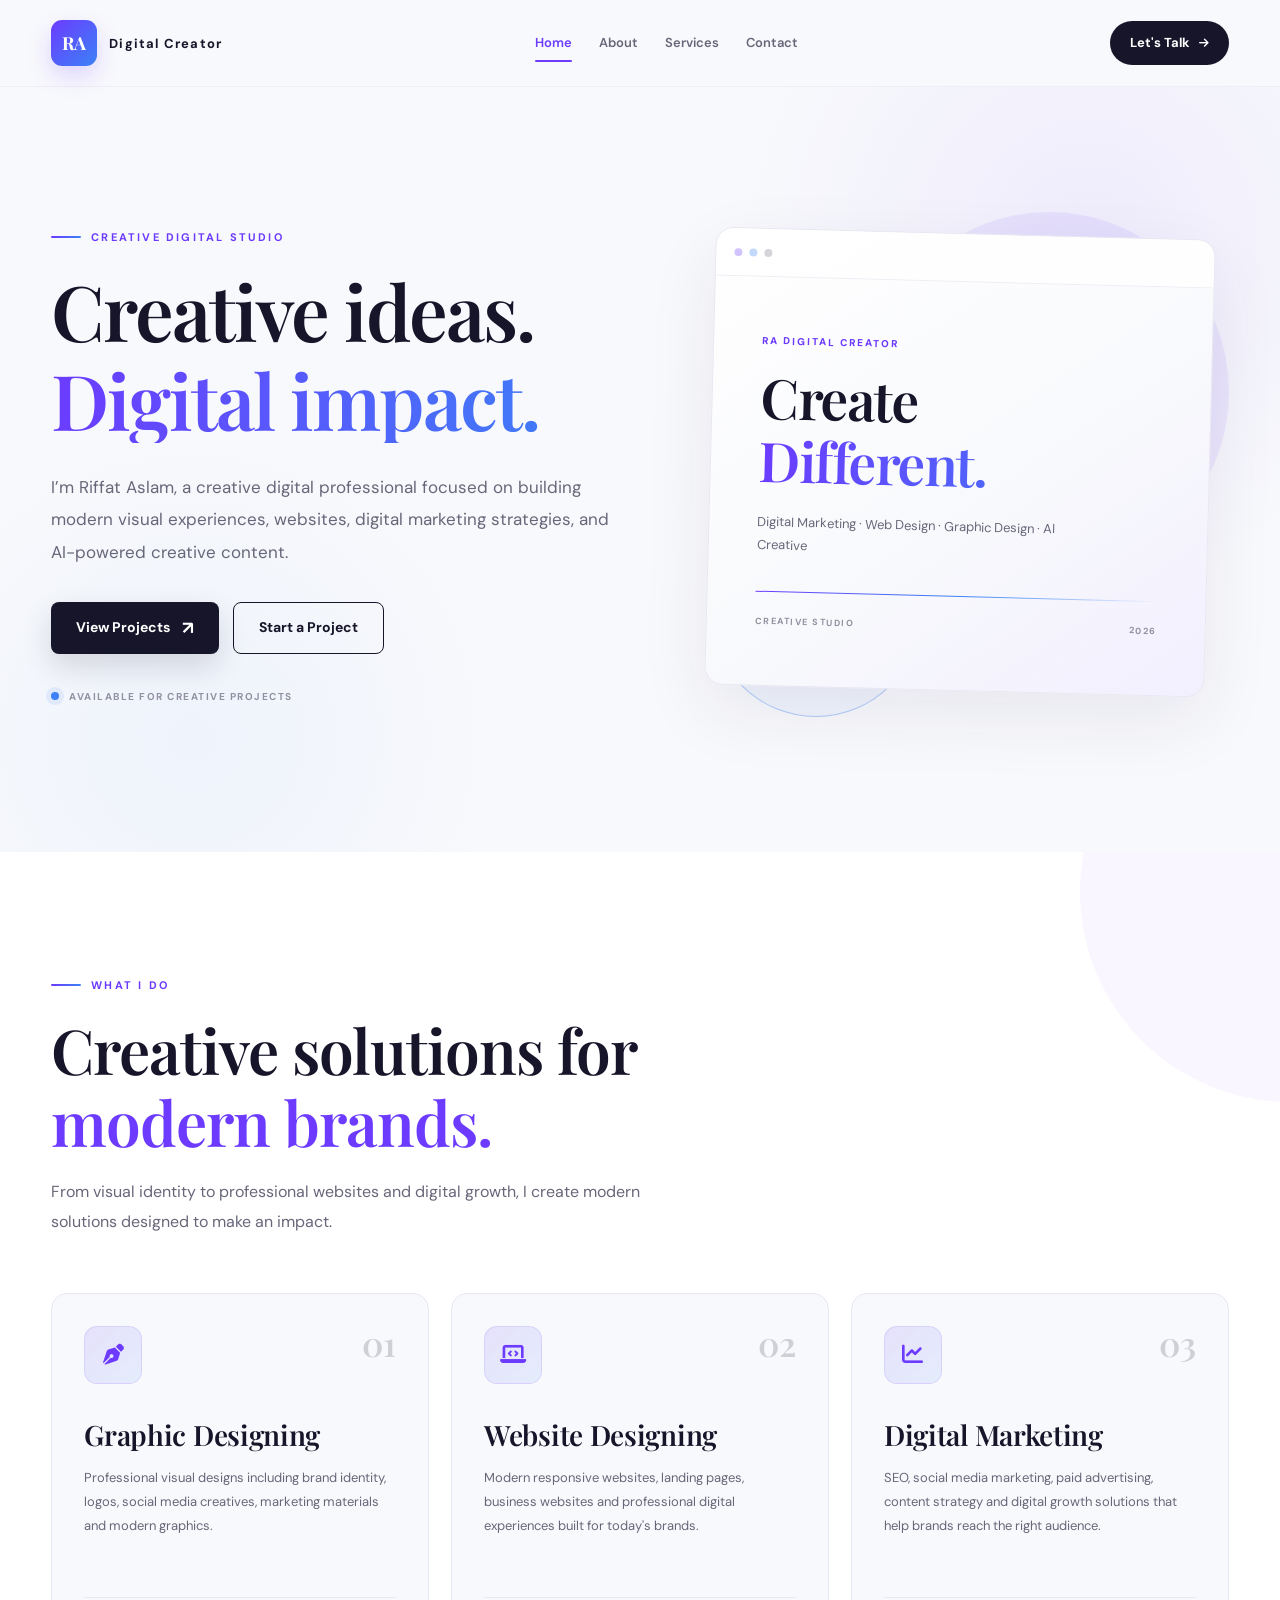
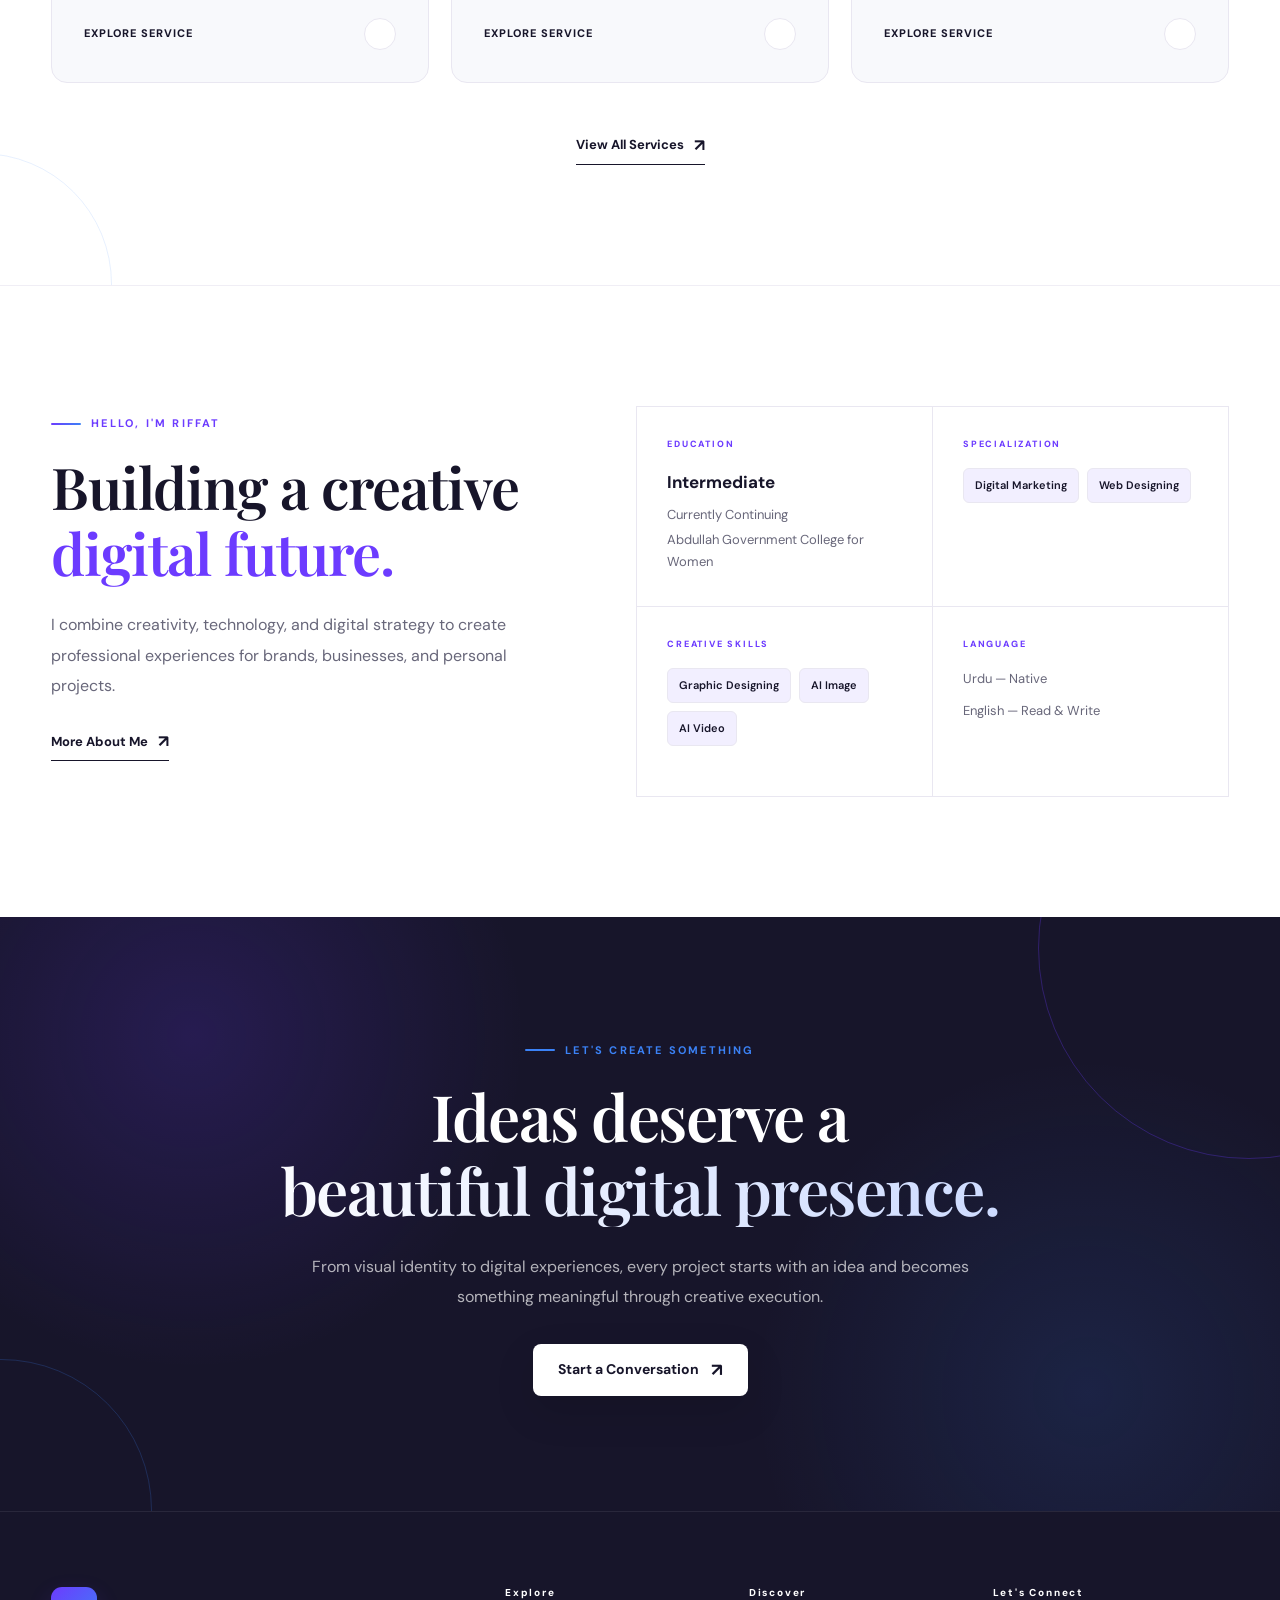
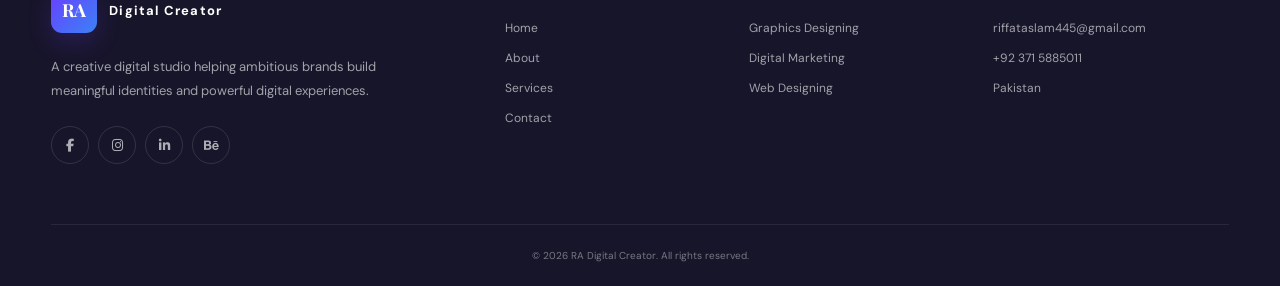
<file: index.html>
<!DOCTYPE html>
<html lang="en">

<head>

    <meta charset="UTF-8">

    <meta name="viewport" content="width=device-width, initial-scale=1.0">

    <meta name="description"
        content="RA Digital Creator — Creative digital solutions by Riffat Aslam in digital marketing, web designing, graphic designing, and AI creative services.">

    <meta name="author" content="Riffat Aslam">

    <title>RA Digital Creator | Creative Digital Studio</title>

<link rel="preconnect" href="https://fonts.googleapis.com">

    <link rel="preconnect" href="https://fonts.gstatic.com" crossorigin>

    <link
        href="https://fonts.googleapis.com/css2?family=DM+Sans:wght@400;500;600;700&family=Playfair+Display:wght@500;600;700&display=swap"
        rel="stylesheet">


    <!-- =====================================================
         FONT AWESOME
    ====================================================== -->

    <link
        rel="stylesheet"
        href="https://cdnjs.cloudflare.com/ajax/libs/font-awesome/6.6.0/css/all.min.css">


    <!-- =====================================================
         HOME CSS
    ====================================================== -->

    <link rel="stylesheet" href="stylesheet/Home.css">

</head>


<body>


    <!-- =====================================================
         HEADER
    ====================================================== -->

    <header class="header">

        <div class="container nav-container">


            <!-- LOGO -->

            <a href="index.html" class="logo">

                <span>
                    RA
                </span>

                <strong>
                    Digital Creator
                </strong>

            </a>


            <!-- NAVIGATION -->

            <nav class="navbar" id="navbar">

                <a href="index.html" class="active">
                    Home
                </a>

                <a href="about.html">
                    About
                </a>

                <a href="services.html">
                    Services
                </a>

                <a href="Contact.html">
                    Contact
                </a>

            </nav>


            <!-- HEADER CTA -->

            <a href="Contact.html" class="nav-btn">

                Let's Talk

                <i class="fa-solid fa-arrow-right"></i>

            </a>


            <!-- MOBILE MENU -->

            <button
                class="menu-btn"
                id="menuBtn"
                aria-label="Open Menu">

                <i class="fa-solid fa-bars"></i>

            </button>


        </div>

    </header>



    <!-- =====================================================
         MAIN CONTENT
    ====================================================== -->

    <main>


        <!-- =================================================
             HOME HERO
        ================================================== -->

        <section class="hero">

            <div class="container hero-grid">


                <!-- HERO CONTENT -->

                <div class="hero-content">


                    <div class="eyebrow">

                        CREATIVE DIGITAL STUDIO

                    </div>


                    <h1>

                        Creative ideas.

                        <span>
                            Digital impact.
                        </span>

                    </h1>


                    <p class="hero-description">

                        I’m Riffat Aslam, a creative digital professional
                        focused on building modern visual experiences,
                        websites, digital marketing strategies, and
                        AI-powered creative content.

                    </p>


                    <!-- HERO BUTTONS -->

                    <div class="hero-buttons">


                        <a
                            href="Contact.html"
                            class="btn btn-primary">

                            View Projects

                            <span>
                                ↗
                            </span>

                        </a>


                        <a
                            href="Contact.html"
                            class="btn btn-outline">

                            Start a Project

                        </a>


                    </div>


                    <!-- AVAILABILITY -->

                    <div class="hero-note">

                        <span class="dot"></span>

                        AVAILABLE FOR CREATIVE PROJECTS

                    </div>


                </div>



                <!-- HERO VISUAL -->

                <div class="hero-visual">


                    <!-- DECORATIONS -->

                    <div class="hero-decoration hero-decoration-one"></div>

                    <div class="hero-decoration hero-decoration-two"></div>



                    <!-- WEBSITE STYLE MOCKUP -->

                    <div class="website-mockup">


                        <!-- MOCKUP TOP BAR -->

                        <div class="mockup-topbar">

                            <span></span>

                            <span></span>

                            <span></span>

                        </div>



                        <!-- MOCKUP CONTENT -->

                        <div class="mockup-content">


                            <div class="mockup-small-title">

                                RA DIGITAL CREATOR

                            </div>


                            <h2>

                                Create

                                <span>
                                    Different.
                                </span>

                            </h2>


                            <p>

                                Digital Marketing · Web Design ·
                                Graphic Design · AI Creative

                            </p>


                            <div class="mockup-line"></div>


                            <div class="mockup-footer">

                                <span>
                                    CREATIVE STUDIO
                                </span>

                                <span>
                                    2026
                                </span>

                            </div>


                        </div>


                    </div>


                </div>


            </div>

        </section>


<!-- =================================================
     FEATURED SERVICES
================================================== -->

<section class="featured-services">

    <div class="container">


        <!-- SECTION HEADING -->

        <div class="section-heading">

            <div class="eyebrow">

                WHAT I DO

            </div>

            <h2>

                Creative solutions for

                <span>
                    modern brands.
                </span>

            </h2>

            <p>

                From visual identity to professional websites
                and digital growth, I create modern solutions
                designed to make an impact.

            </p>

        </div>



        <!-- SERVICES GRID -->

        <div class="featured-services-grid">


            <!-- =================================================
                 GRAPHIC DESIGNING
            ================================================== -->

            <a
                href="graphic design.html"
                class="featured-service-card">


                <div class="service-card-top">

                    <div class="service-icon">

                        <i class="fa-solid fa-pen-nib"></i>

                    </div>

                    <span class="service-number">

                        01

                    </span>

                </div>


                <div class="service-card-content">

                    <h3>

                        Graphic Designing

                    </h3>

                    <p>

                        Professional visual designs including
                        brand identity, logos, social media
                        creatives, marketing materials and
                        modern graphics.

                    </p>

                </div>


                <div class="service-card-link">

                    <span>
                        Explore Service
                    </span>

                    <i class="fa-solid fa-arrow-up-right"></i>

                </div>


            </a>



            <!-- =================================================
                 WEBSITE DESIGNING
            ================================================== -->

            <a
                href="website designing.html"
                class="featured-service-card">


                <div class="service-card-top">

                    <div class="service-icon">

                        <i class="fa-solid fa-laptop-code"></i>

                    </div>

                    <span class="service-number">

                        02

                    </span>

                </div>


                <div class="service-card-content">

                    <h3>

                        Website Designing

                    </h3>

                    <p>

                        Modern responsive websites, landing pages,
                        business websites and professional digital
                        experiences built for today's brands.

                    </p>

                </div>


                <div class="service-card-link">

                    <span>
                        Explore Service
                    </span>

                    <i class="fa-solid fa-arrow-up-right"></i>

                </div>


            </a>



            <!-- =================================================
                 DIGITAL MARKETING
            ================================================== -->

            <a
                href="Digital marketing.html"
                class="featured-service-card">


                <div class="service-card-top">

                    <div class="service-icon">

                        <i class="fa-solid fa-chart-line"></i>

                    </div>

                    <span class="service-number">

                        03

                    </span>

                </div>


                <div class="service-card-content">

                    <h3>

                        Digital Marketing

                    </h3>

                    <p>

                        SEO, social media marketing, paid advertising,
                        content strategy and digital growth solutions
                        that help brands reach the right audience.

                    </p>

                </div>


                <div class="service-card-link">

                    <span>
                        Explore Service
                    </span>

                    <i class="fa-solid fa-arrow-up-right"></i>

                </div>


            </a>


        </div>



        <!-- VIEW ALL SERVICES -->

        <div class="services-view-all">

            <a
                href="services.html"
                class="text-link">

                View All Services

                <span>
                    ↗
                </span>

            </a>

        </div>


    </div>

</section>

        <section class="profile-section">


            <div class="container profile-grid">


                <!-- PROFILE INTRO -->

                <div class="profile-intro">


                    <div class="eyebrow">

                        HELLO, I'M RIFFAT

                    </div>


                    <h2>

                        Building a creative

                        <span>
                            digital future.
                        </span>

                    </h2>


                    <p>

                        I combine creativity, technology, and digital
                        strategy to create professional experiences
                        for brands, businesses, and personal projects.

                    </p>


                    <a
                        href="about.html"
                        class="text-link">

                        More About Me

                        <span>
                            ↗
                        </span>

                    </a>


                </div>



                <!-- PROFILE DETAILS -->

                <div class="profile-details">


                    <!-- EDUCATION -->

                    <div class="profile-item">


                        <span class="profile-label">

                            EDUCATION

                        </span>


                        <strong>

                            Intermediate

                        </strong>


                        <p>

                            Currently Continuing

                        </p>


                        <p>

                            Abdullah Government College for Women

                        </p>


                    </div>



                    <!-- SPECIALIZATION -->

                    <div class="profile-item">


                        <span class="profile-label">

                            SPECIALIZATION

                        </span>


                        <div class="skill-list">


                            <span>

                                Digital Marketing

                            </span>


                            <span>

                                Web Designing

                            </span>


                        </div>


                    </div>



                    <!-- CREATIVE SKILLS -->

                    <div class="profile-item">


                        <span class="profile-label">

                            CREATIVE SKILLS

                        </span>


                        <div class="skill-list">


                            <span>

                                Graphic Designing

                            </span>


                            <span>

                                AI Image

                            </span>


                            <span>

                                AI Video

                            </span>


                        </div>


                    </div>



                    <!-- LANGUAGE -->

                    <div class="profile-item">


                        <span class="profile-label">

                            LANGUAGE

                        </span>


                        <div class="language-list">


                            <span>

                                Urdu — Native

                            </span>


                            <span>

                                English — Read & Write

                            </span>


                        </div>


                    </div>


                </div>


            </div>


        </section>



        <!-- =================================================
             CREATIVE CTA
        ================================================== -->

        <section class="cta-section">


            <div class="container cta-content">


                <div class="eyebrow">

                    LET'S CREATE SOMETHING

                </div>


                <h2>

                    Ideas deserve a

                    <span>

                        beautiful digital presence.

                    </span>

                </h2>


                <p>

                    From visual identity to digital experiences,
                    every project starts with an idea and becomes
                    something meaningful through creative execution.

                </p>


                <a
                    href="Contact.html"
                    class="btn btn-light">

                    Start a Conversation

                    <span>
                        ↗
                    </span>

                </a>


            </div>


        </section>


    </main>



    <!-- =====================================================
         FOOTER
    ====================================================== -->

    <footer class="footer">


        <div class="container">


            <div class="footer-grid">


                <!-- =================================================
                     FOOTER BRAND
                ================================================== -->

                <div class="footer-brand">


                    <a
                        href="index.html"
                        class="logo">

                        <span>
                            RA
                        </span>

                        <strong>
                            Digital Creator
                        </strong>

                    </a>


                    <p>

                        A creative digital studio helping ambitious
                        brands build meaningful identities and
                        powerful digital experiences.

                    </p>


                    <!-- SOCIAL LINKS -->

                    <div class="social-links">


                        <a
                            href="https://www.facebook.com/parveenriffa"
                            aria-label="Facebook">

                            <i class="fa-brands fa-facebook-f"></i>

                        </a>


                        <a
                            href="https://www.instagram.com/riffataslam445/"
                            aria-label="Instagram">

                            <i class="fa-brands fa-instagram"></i>

                        </a>


                        <a
                            href="https://www.linkedin.com/in/ra-digital-creator-26b2b2399/"
                            aria-label="LinkedIn">

                            <i class="fa-brands fa-linkedin-in"></i>

                        </a>


                        <a
                            href="https://www.behance.net/riffataslam2"
                            aria-label="Behance">

                            <i class="fa-brands fa-behance"></i>

                        </a>


                    </div>


                </div>



                <!-- =================================================
                     EXPLORE
                ================================================== -->

                <div class="footer-column">


                    <h3>

                        Explore

                    </h3>


                    <a href="index.html">

                        Home

                    </a>


                    <a href="about.html">

                        About

                    </a>


                    <a href="services.html">

                        Services

                    </a>


                    <a href="Contact.html">

                        Contact

                    </a>


                </div>



                <!-- =================================================
                     DISCOVER
                ================================================== -->

                <div class="footer-column">


                    <h3>

                        Discover

                    </h3>


                   <a href="graphic design.html">Graphics Designing</a>
                    <a href="Digital marketing.html">Digital Marketing</a>
                    <a href="website designing.html">Web Designing</a>


                </div>



                <!-- =================================================
                     CONNECT
                ================================================== -->

                <div class="footer-column">


                    <h3>

                        Let's Connect

                    </h3>


                    <a
                        href="mailto:riffataslam445@gmail.com">

                     riffataslam445@gmail.com

                    </a>


                    <a
                        href="tel:+923715885011">

                        +92 371 5885011

                    </a>


                    <span>

                        Pakistan

                    </span>


                </div>


            </div>



            <!-- =================================================
                 FOOTER BOTTOM
            ================================================== -->

            <div class="footer-bottom">


                <p>

                    © 2026 RA Digital Creator.
                    All rights reserved.

                </p>




            </div>


        </div>


    </footer>



    <!-- =====================================================
         JAVASCRIPT
    ====================================================== -->

    <script>

        const menuBtn = document.getElementById("menuBtn");

        const navbar = document.querySelector(".navbar");


        menuBtn.addEventListener("click", () => {

            navbar.classList.toggle("show");

        });


    </script>


</body>

</html>
</file>
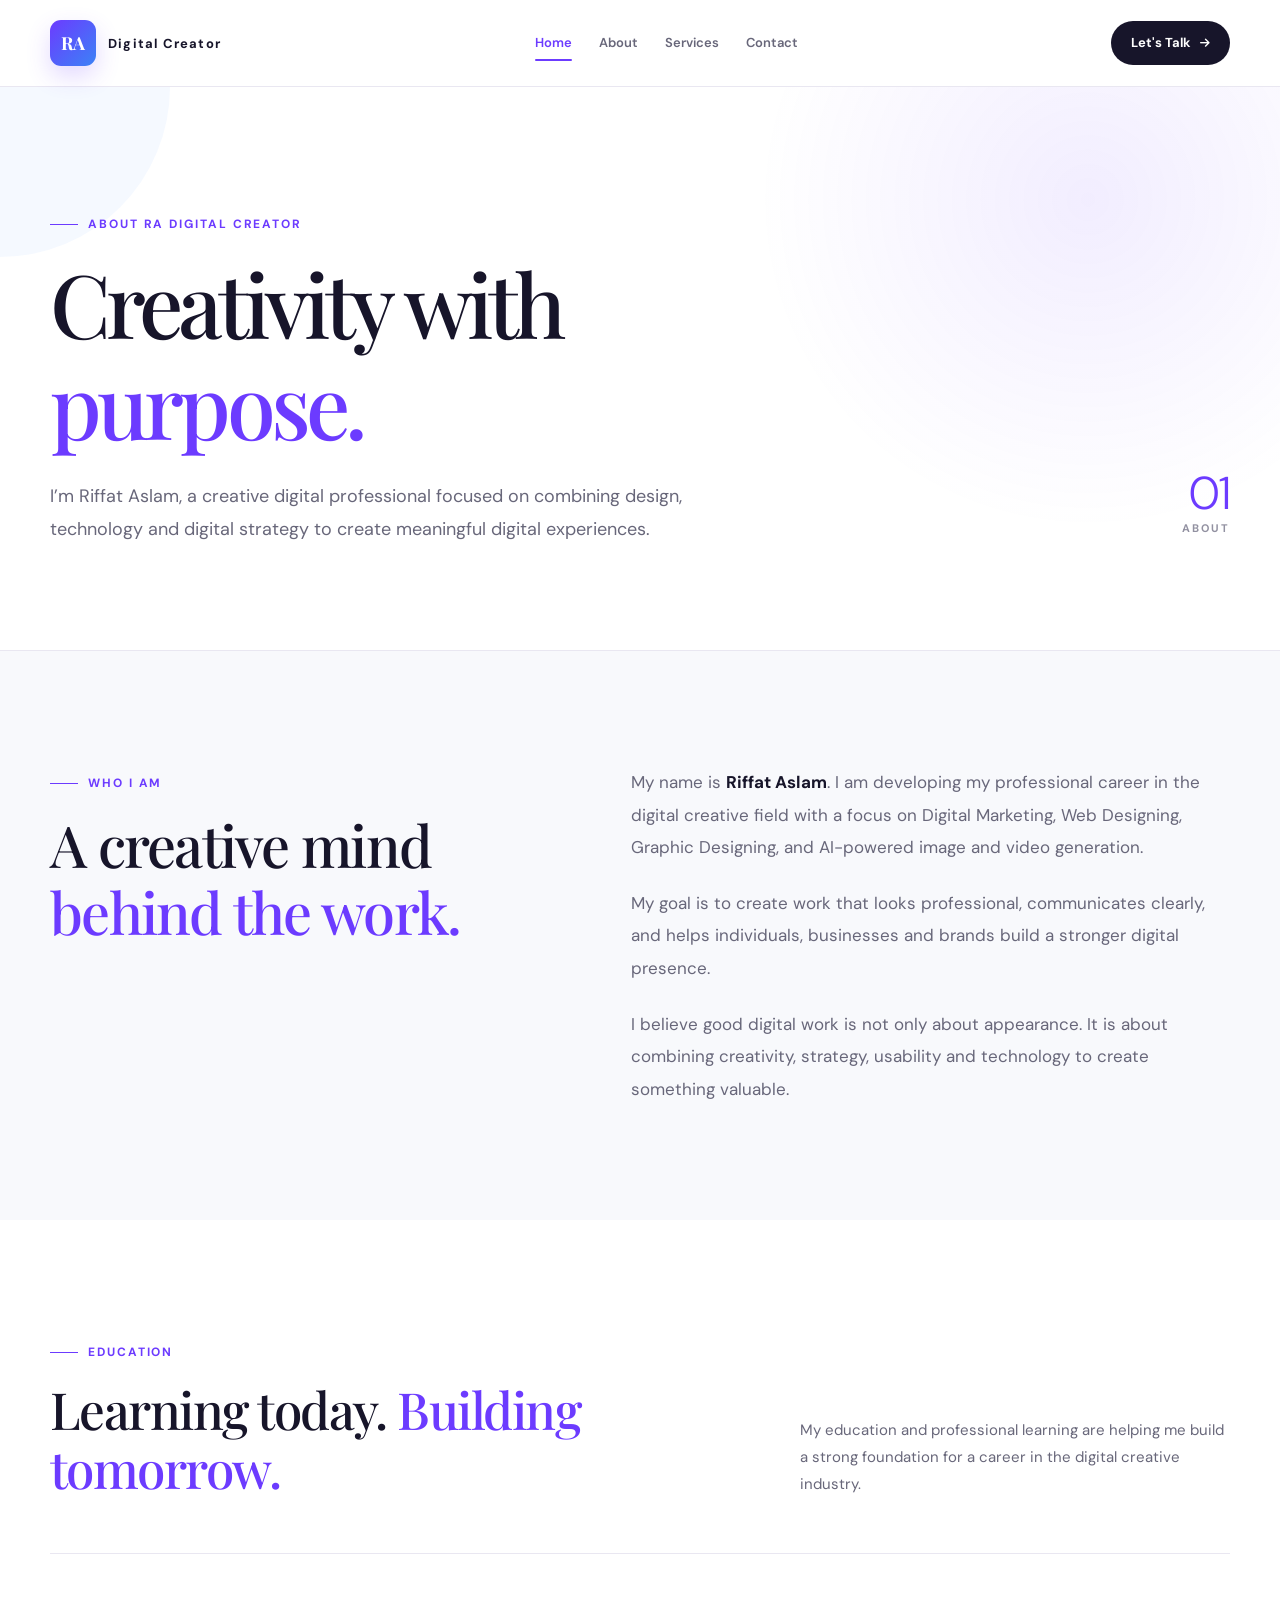
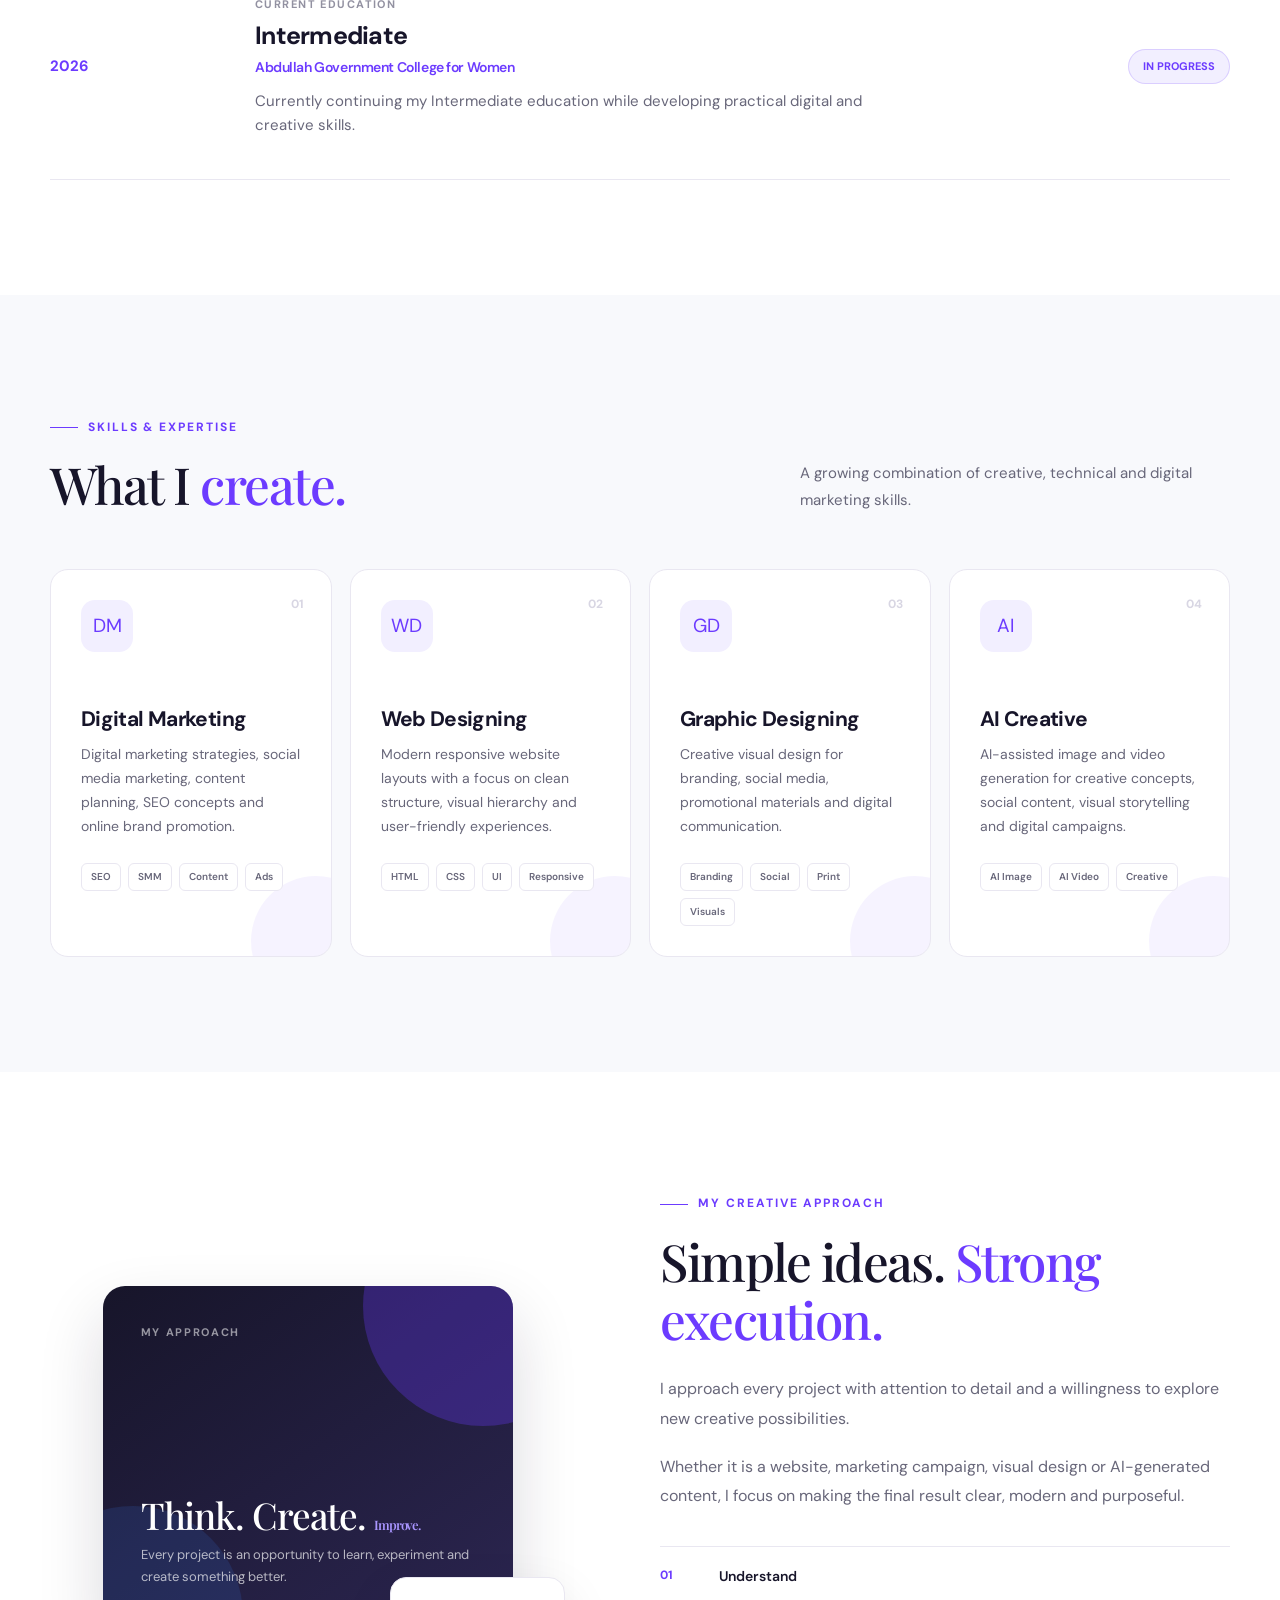
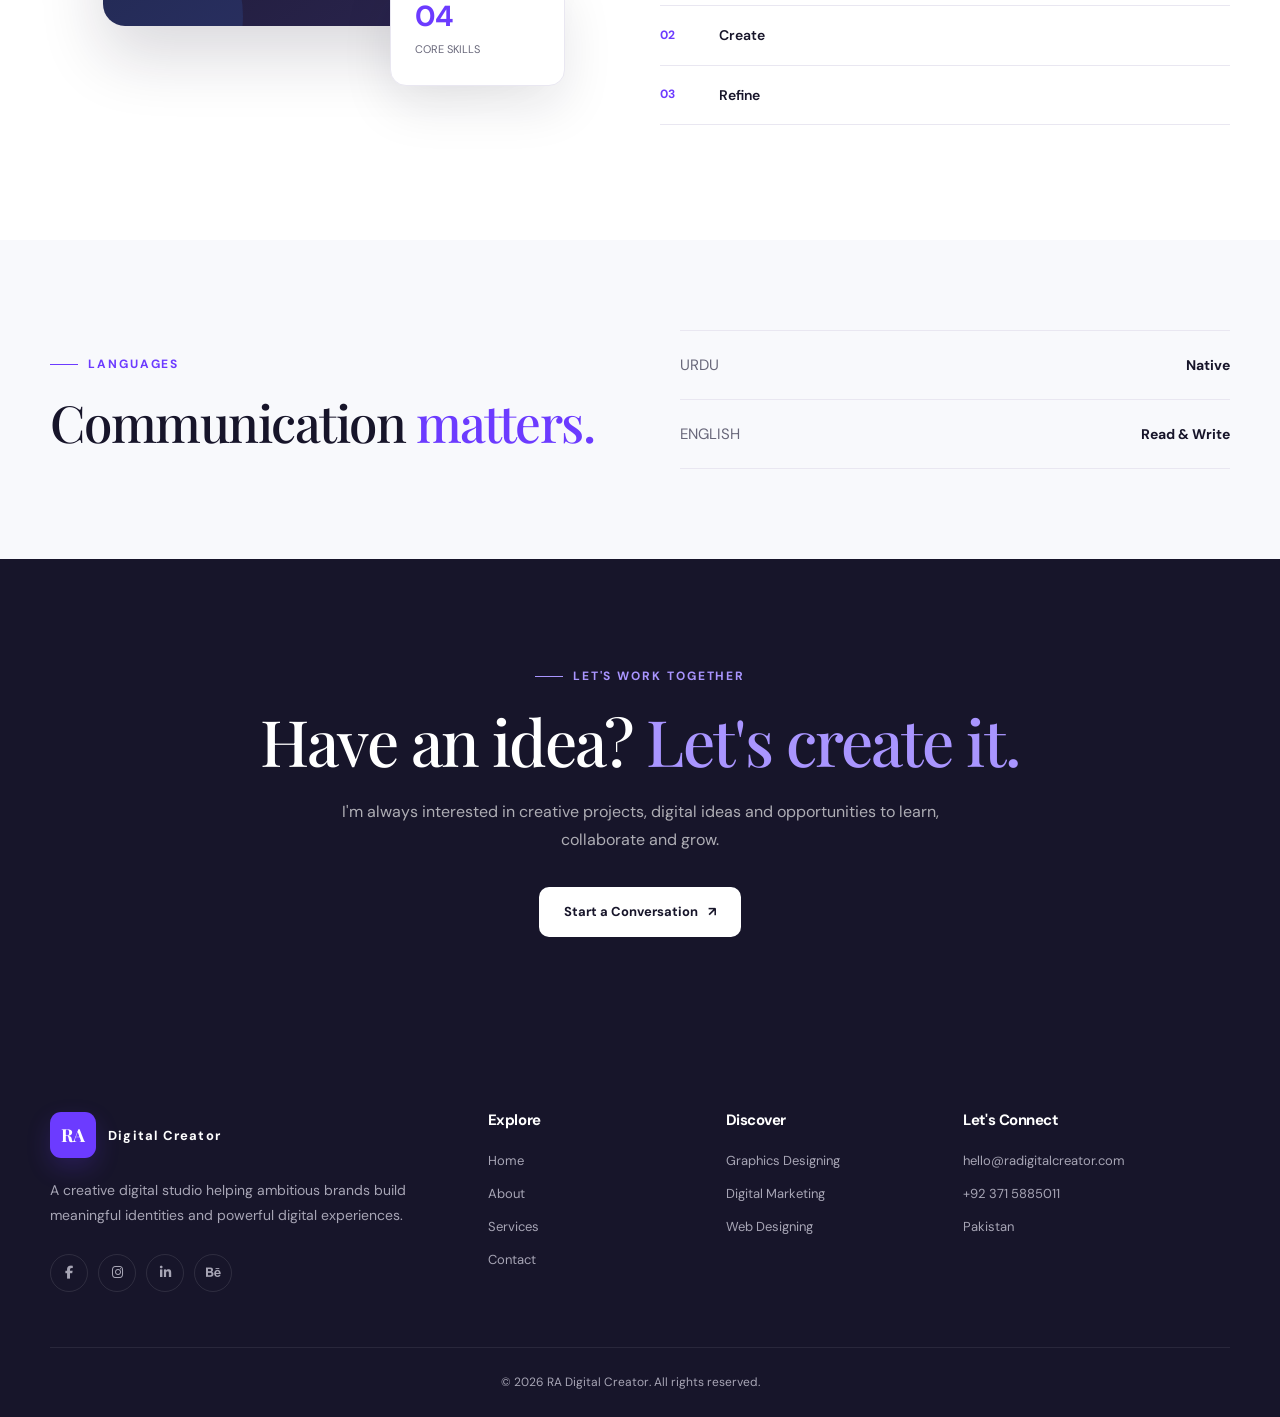
<file: about.html>
<!DOCTYPE html>

<html lang="en">

<head>
<meta charset="UTF-8">

<meta name="viewport" content="width=device-width, initial-scale=1.0">

<meta name="description"
    content="About Riffat Aslam — Creative digital professional specializing in Digital Marketing, Web Designing, Graphic Designing and AI creative services.">

<meta name="author" content="Riffat Aslam">

<title>About | RA Digital Creator</title>


<!-- Google Fonts -->

<link rel="preconnect" href="https://fonts.googleapis.com">

<link rel="preconnect" href="https://fonts.gstatic.com" crossorigin>

<link
    href="https://fonts.googleapis.com/css2?family=DM+Sans:wght@400;500;600;700&family=Playfair+Display:wght@500;600;700&display=swap"
    rel="stylesheet">


<!-- Font Awesome -->

<link
    rel="stylesheet"
    href="https://cdnjs.cloudflare.com/ajax/libs/font-awesome/6.6.0/css/all.min.css">


<!-- About Page CSS -->

<link rel="stylesheet" href="stylesheet/about.css">


</head>

<body>


<!-- =====================================================
     HEADER
====================================================== -->

 <header class="header">

        <div class="container nav-container">


            <!-- LOGO -->

            <a href="index.html" class="logo">

                <span>
                    RA
                </span>

                <strong>
                    Digital Creator
                </strong>

            </a>


            <!-- NAVIGATION -->

            <nav class="navbar" id="navbar">

                <a href="index.html" class="active">
                    Home
                </a>

                <a href="about.html">
                    About
                </a>

                <a href="services.html">
                    Services
                </a>

                <a href="Contact.html">
                    Contact
                </a>

            </nav>


            <!-- HEADER CTA -->

            <a href="Contact.html" class="nav-btn">

                Let's Talk

                <i class="fa-solid fa-arrow-right"></i>

            </a>


            <!-- MOBILE MENU -->

            <button
                class="menu-btn"
                id="menuBtn"
                aria-label="Open Menu">

                <i class="fa-solid fa-bars"></i>

            </button>


        </div>

    </header>



<!-- =====================================================
     MAIN CONTENT
====================================================== -->

<main>


    <!-- =================================================
         ABOUT HERO
    ================================================== -->

    <section class="about-hero">

        <div class="container about-hero-grid">


            <div class="about-hero-content">

                <div class="about-eyebrow">

                    ABOUT RA DIGITAL CREATOR

                </div>


                <h1>

                    Creativity with

                    <span>
                        purpose.
                    </span>

                </h1>


                <p>

                    I’m Riffat Aslam, a creative digital professional
                    focused on combining design, technology and
                    digital strategy to create meaningful digital
                    experiences.

                </p>

            </div>


            <div class="about-hero-number">

                <span>
                    01
                </span>

                <p>
                    ABOUT
                </p>

            </div>

        </div>

    </section>



    <!-- =================================================
         INTRODUCTION
    ================================================== -->

    <section class="about-intro">

        <div class="container about-intro-grid">


            <!-- LEFT -->

            <div class="about-intro-title">

                <div class="about-eyebrow">

                    WHO I AM

                </div>


                <h2>

                    A creative mind

                    <span>
                        behind the work.
                    </span>

                </h2>

            </div>


            <!-- RIGHT -->

            <div class="about-intro-text">

                <p>

                    My name is <strong>Riffat Aslam</strong>.
                    I am developing my professional career in the
                    digital creative field with a focus on Digital
                    Marketing, Web Designing, Graphic Designing,
                    and AI-powered image and video generation.

                </p>


                <p>

                    My goal is to create work that looks professional,
                    communicates clearly, and helps individuals,
                    businesses and brands build a stronger digital
                    presence.

                </p>


                <p>

                    I believe good digital work is not only about
                    appearance. It is about combining creativity,
                    strategy, usability and technology to create
                    something valuable.

                </p>

            </div>

        </div>

    </section>



    <!-- =================================================
         EDUCATION
    ================================================== -->

    <section class="about-education">

        <div class="container">


            <div class="about-section-heading">

                <div>

                    <div class="about-eyebrow">

                        EDUCATION

                    </div>


                    <h2>

                        Learning today.

                        <span>
                            Building tomorrow.
                        </span>

                    </h2>

                </div>


                <p>

                    My education and professional learning are
                    helping me build a strong foundation for a
                    career in the digital creative industry.

                </p>

            </div>



            <div class="education-card">


                <div class="education-year">

                    2026

                </div>


                <div class="education-content">

                    <span>

                        CURRENT EDUCATION

                    </span>


                    <h3>

                        Intermediate

                    </h3>


                    <h4>

                        Abdullah Government College for Women

                    </h4>


                    <p>

                        Currently continuing my Intermediate
                        education while developing practical
                        digital and creative skills.

                    </p>

                </div>


                <div class="education-status">

                    IN PROGRESS

                </div>

            </div>

        </div>

    </section>



    <!-- =================================================
         SKILLS
    ================================================== -->

    <section class="about-skills">

        <div class="container">


            <div class="about-section-heading">

                <div>

                    <div class="about-eyebrow">

                        SKILLS & EXPERTISE

                    </div>


                    <h2>

                        What I

                        <span>
                            create.
                        </span>

                    </h2>

                </div>


                <p>

                    A growing combination of creative,
                    technical and digital marketing skills.

                </p>

            </div>



            <div class="skills-grid">


                <!-- DIGITAL MARKETING -->

                <article class="skill-card">

                    <div class="skill-number">

                        01

                    </div>


                    <div class="skill-icon">

                        DM

                    </div>


                    <h3>

                        Digital Marketing

                    </h3>


                    <p>

                        Digital marketing strategies, social media
                        marketing, content planning, SEO concepts
                        and online brand promotion.

                    </p>


                    <div class="skill-tags">

                        <span>
                            SEO
                        </span>

                        <span>
                            SMM
                        </span>

                        <span>
                            Content
                        </span>

                        <span>
                            Ads
                        </span>

                    </div>

                </article>



                <!-- WEB DESIGN -->

                <article class="skill-card">

                    <div class="skill-number">

                        02

                    </div>


                    <div class="skill-icon">

                        WD

                    </div>


                    <h3>

                        Web Designing

                    </h3>


                    <p>

                        Modern responsive website layouts with
                        a focus on clean structure, visual
                        hierarchy and user-friendly experiences.

                    </p>


                    <div class="skill-tags">

                        <span>
                            HTML
                        </span>

                        <span>
                            CSS
                        </span>

                        <span>
                            UI
                        </span>

                        <span>
                            Responsive
                        </span>

                    </div>

                </article>



                <!-- GRAPHIC DESIGN -->

                <article class="skill-card">

                    <div class="skill-number">

                        03

                    </div>


                    <div class="skill-icon">

                        GD

                    </div>


                    <h3>

                        Graphic Designing

                    </h3>


                    <p>

                        Creative visual design for branding,
                        social media, promotional materials
                        and digital communication.

                    </p>


                    <div class="skill-tags">

                        <span>
                            Branding
                        </span>

                        <span>
                            Social
                        </span>

                        <span>
                            Print
                        </span>

                        <span>
                            Visuals
                        </span>

                    </div>

                </article>



                <!-- AI CREATIVE -->

                <article class="skill-card">

                    <div class="skill-number">

                        04

                    </div>


                    <div class="skill-icon">

                        AI

                    </div>


                    <h3>

                        AI Creative

                    </h3>


                    <p>

                        AI-assisted image and video generation
                        for creative concepts, social content,
                        visual storytelling and digital campaigns.

                    </p>


                    <div class="skill-tags">

                        <span>
                            AI Image
                        </span>

                        <span>
                            AI Video
                        </span>

                        <span>
                            Creative
                        </span>

                    </div>

                </article>


            </div>

        </div>

    </section>



    <!-- =================================================
         PERSONAL APPROACH
    ================================================== -->

    <section class="about-approach">

        <div class="container approach-grid">


            <!-- VISUAL -->

            <div class="approach-visual">


                <div class="approach-card-main">

                    <span>

                        MY APPROACH

                    </span>


                    <h3>

                        Think.

                        Create.

                        <em>
                            Improve.
                        </em>

                    </h3>


                    <p>

                        Every project is an opportunity to
                        learn, experiment and create something
                        better.

                    </p>

                </div>


                <div class="approach-card-small">

                    <strong>
                        04
                    </strong>

                    <span>
                        CORE SKILLS
                    </span>

                </div>

            </div>



            <!-- CONTENT -->

            <div class="approach-content">


                <div class="about-eyebrow">

                    MY CREATIVE APPROACH

                </div>


                <h2>

                    Simple ideas.

                    <span>
                        Strong execution.
                    </span>

                </h2>


                <p>

                    I approach every project with attention to
                    detail and a willingness to explore new
                    creative possibilities.

                </p>


                <p>

                    Whether it is a website, marketing campaign,
                    visual design or AI-generated content, I focus
                    on making the final result clear, modern and
                    purposeful.

                </p>


                <div class="approach-points">


                    <div>

                        <strong>
                            01
                        </strong>

                        <span>
                            Understand
                        </span>

                    </div>


                    <div>

                        <strong>
                            02
                        </strong>

                        <span>
                            Create
                        </span>

                    </div>


                    <div>

                        <strong>
                            03
                        </strong>

                        <span>
                            Refine
                        </span>

                    </div>


                </div>

            </div>

        </div>

    </section>



    <!-- =================================================
         LANGUAGES
    ================================================== -->

    <section class="about-languages">

        <div class="container languages-grid">


            <div>

                <div class="about-eyebrow">

                    LANGUAGES

                </div>


                <h2>

                    Communication

                    <span>
                        matters.
                    </span>

                </h2>

            </div>


            <div class="language-box">


                <div class="language-item">

                    <span>
                        URDU
                    </span>

                    <strong>
                        Native
                    </strong>

                </div>


                <div class="language-item">

                    <span>
                        ENGLISH
                    </span>

                    <strong>
                        Read & Write
                    </strong>

                </div>

            </div>

        </div>

    </section>



    <!-- =================================================
         ABOUT CTA
    ================================================== -->

    <section class="about-cta">

        <div class="container">


            <div class="about-cta-content">

                <div class="about-eyebrow">

                    LET'S WORK TOGETHER

                </div>


                <h2>

                    Have an idea?

                    <span>
                        Let's create it.
                    </span>

                </h2>


                <p>

                    I'm always interested in creative projects,
                    digital ideas and opportunities to learn,
                    collaborate and grow.

                </p>


                <a
                    href="Contact.html"
                    class="btn btn-light">

                    Start a Conversation

                    <span>
                        ↗
                    </span>

                </a>

            </div>

        </div>

    </section>


</main>



<!-- =====================================================
     FOOTER
====================================================== -->

<footer class="footer">

    <div class="container">


        <div class="footer-grid">


            <!-- BRAND -->

            <div class="footer-brand">

                <a
                    href="index.html"
                    class="logo">

                    <span>
                        RA
                    </span>

                    <strong>
                        Digital Creator
                    </strong>

                </a>


                <p>

                    A creative digital studio helping ambitious
                    brands build meaningful identities and
                    powerful digital experiences.

                </p>


                <div class="social-links">


                    <a
                        href="https://www.facebook.com/parveenriffa"
                        aria-label="Facebook">

                        <i class="fa-brands fa-facebook-f"></i>

                    </a>


                    <a
                        href="https://www.instagram.com/riffataslam445/"
                        aria-label="Instagram">

                        <i class="fa-brands fa-instagram"></i>

                    </a>


                    <a
                        href="https://www.linkedin.com/in/ra-digital-creator-26b2b2399/"
                        aria-label="LinkedIn">

                        <i class="fa-brands fa-linkedin-in"></i>

                    </a>


                    <a
                        href="https://www.behance.net/riffataslam2"
                        aria-label="Behance">

                        <i class="fa-brands fa-behance"></i>

                    </a>

                </div>

            </div>



            <!-- EXPLORE -->

            <div class="footer-column">

                <h3>
                    Explore
                </h3>


                <a href="index.html">
                    Home
                </a>


                <a href="about.html">
                    About
                </a>


                <a href="services.html">
                    Services
                </a>


                <a href="Contact.html">
                  Contact
                </a>

            </div>



            <!-- DISCOVER -->

            <div class="footer-column">

                <h3>
                    Discover
                </h3>


                <a href="graphic design.html">Graphics Designing</a>
                    <a href="Digital marketing.html">Digital Marketing</a>
                    <a href="website designing.html">Web Designing</a>

            </div>



            <!-- CONNECT -->

            <div class="footer-column">

                <h3>
                    Let's Connect
                </h3>


                <a
                    href="mailto:hello@radigitalcreator.com">

                    hello@radigitalcreator.com

                </a>


                <a
                    href="tel:+923715885011">

                    +92 371 5885011

                </a>


                <span>
                    Pakistan
                </span>

            </div>


        </div>



        <!-- FOOTER BOTTOM -->

        <div class="footer-bottom">


            <p>

                © 2026 RA Digital Creator.
                All rights reserved.

            </p>


            <div>

        </div>

    </div>

</footer>



<!-- =====================================================
     JAVASCRIPT
====================================================== -->

<script>

    const menuBtn =
        document.getElementById("menuBtn");

    const navbar =
        document.getElementById("navbar");


    menuBtn.addEventListener("click", () => {

        navbar.classList.toggle("show");

    });


    document.querySelectorAll(".navbar a")
        .forEach(link => {

            link.addEventListener("click", () => {

                navbar.classList.remove("show");

            });

        });

</script>


</body>

</html>
</file>
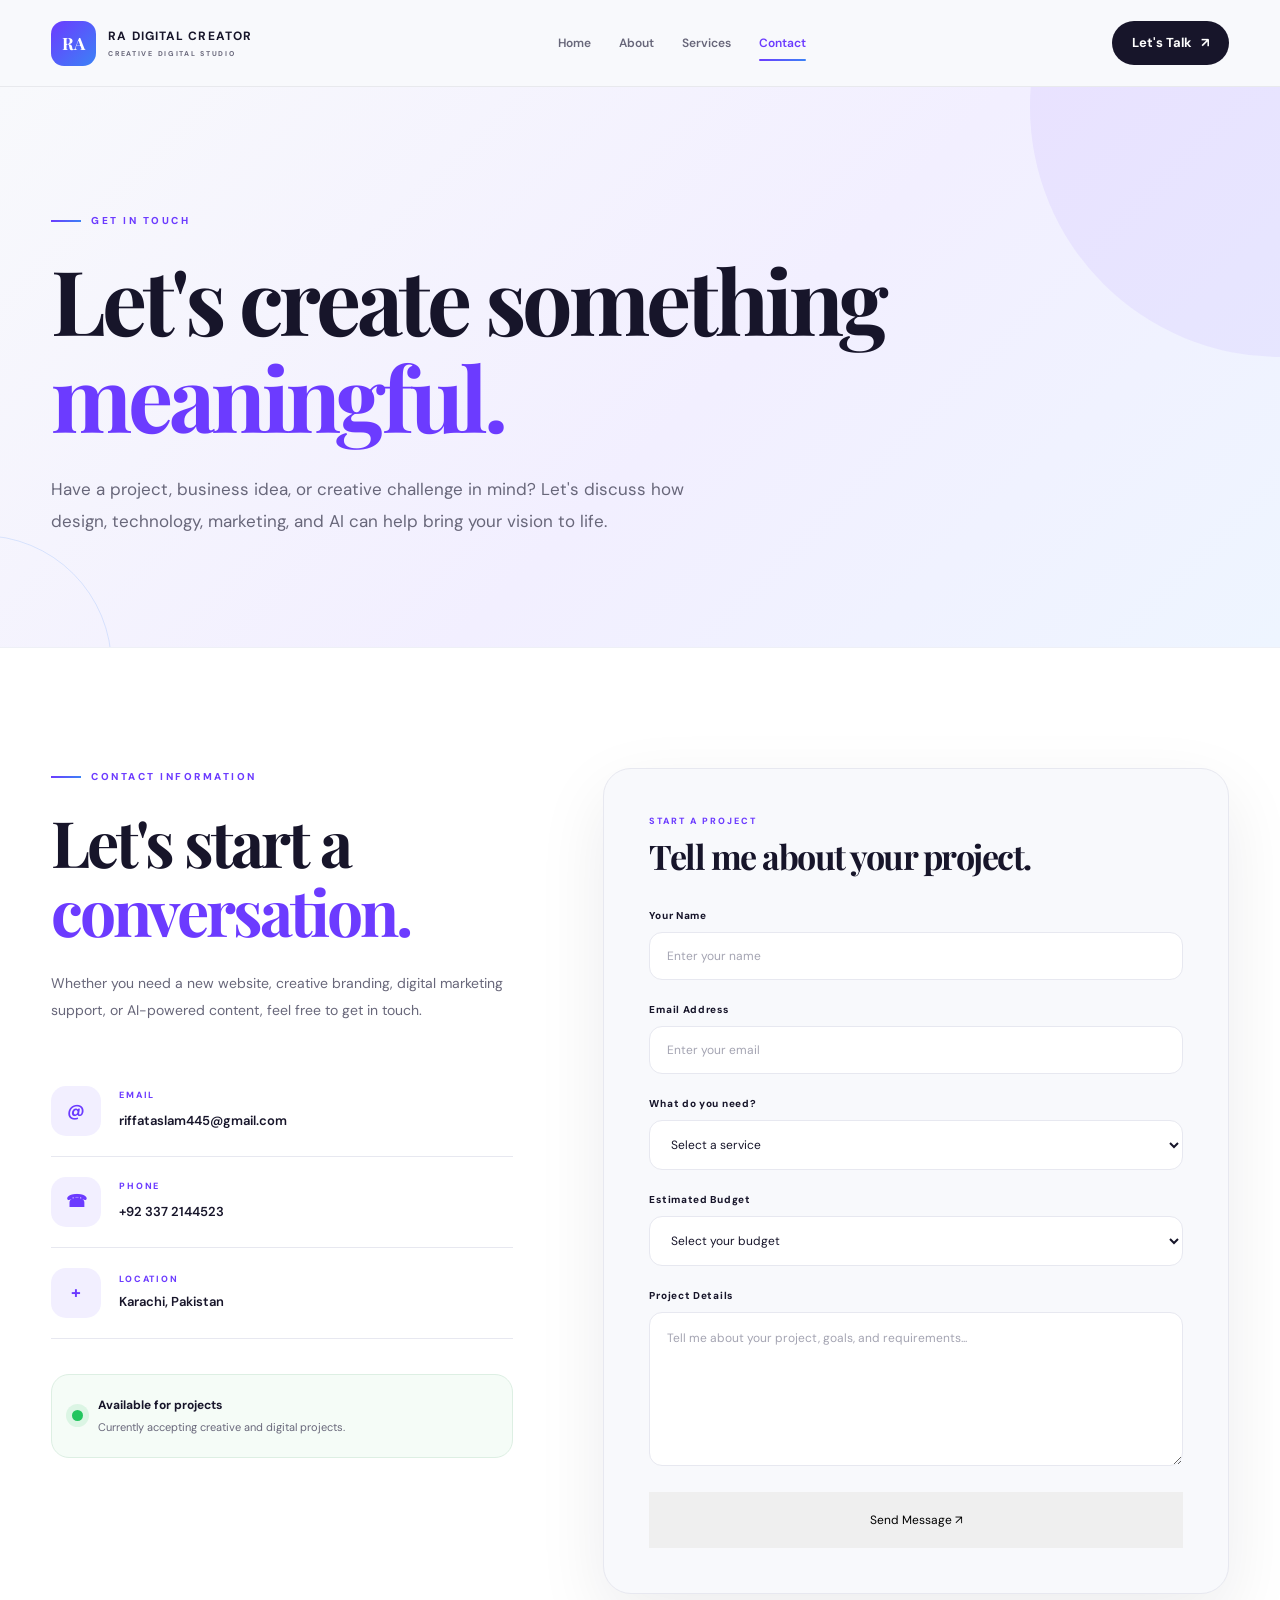
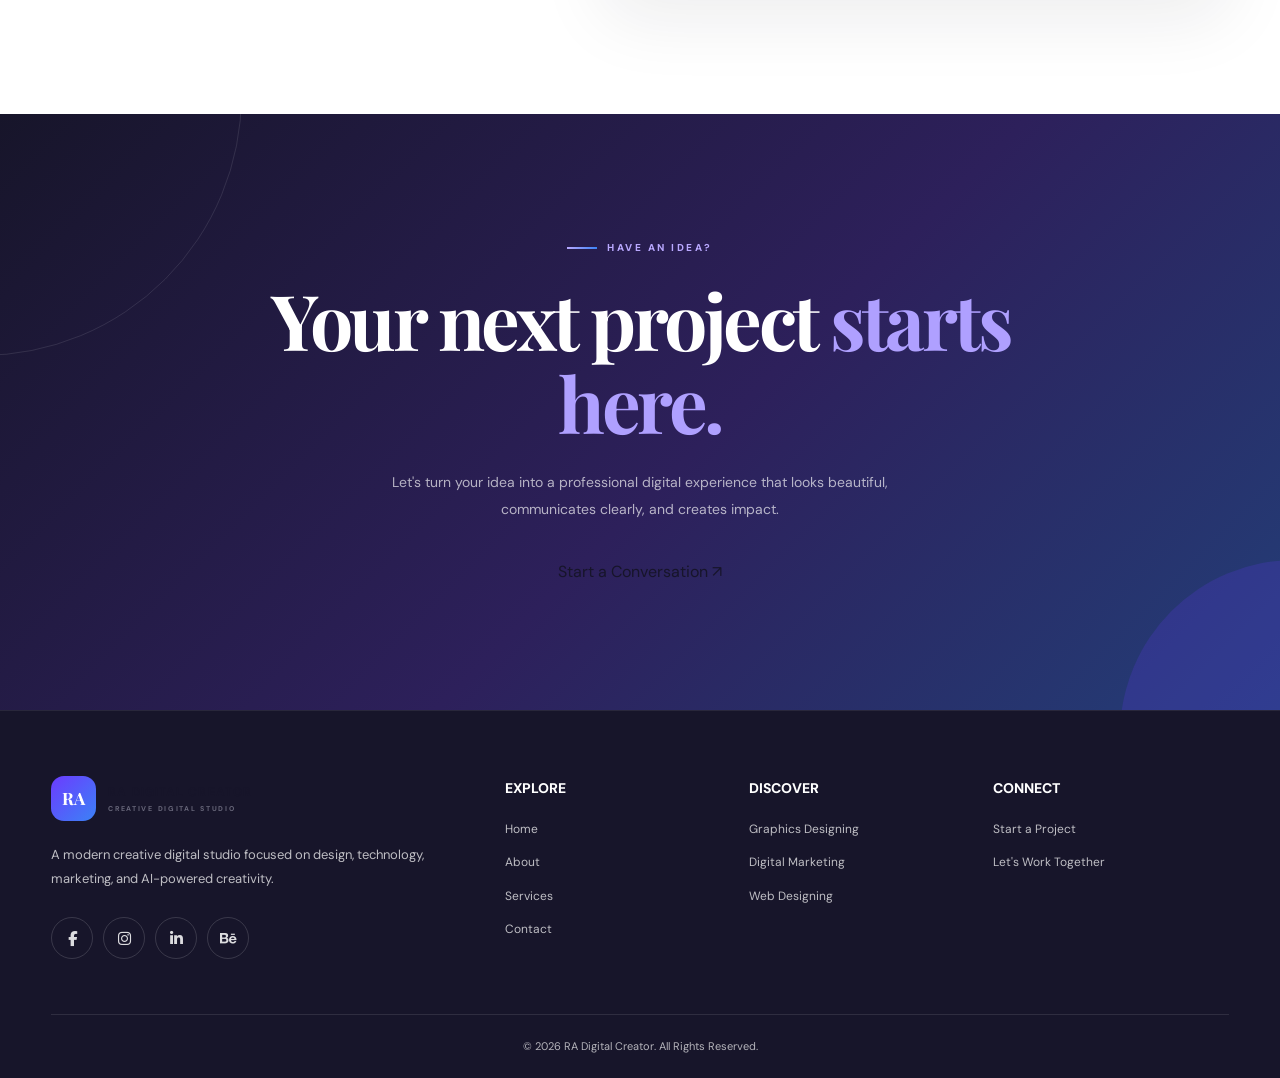
<file: Contact.html>
<!DOCTYPE html>
<html lang="en">

<head>

    <meta charset="UTF-8">

    <meta name="viewport" content="width=device-width, initial-scale=1.0">

    <meta name="description"
        content="Contact RA Digital Creator for digital marketing, web designing, graphic designing, and AI creative services.">

    <meta name="author" content="Riffat Aslam">

    <title>Contact | RA Digital Creator</title>

    <link rel="preconnect" href="https://fonts.googleapis.com">

    <link rel="preconnect"
        href="https://fonts.gstatic.com"
        crossorigin>

    <link
        href="https://fonts.googleapis.com/css2?family=DM+Sans:wght@400;500;600;700&family=Playfair+Display:wght@500;600;700&display=swap"
        rel="stylesheet">
    <link rel="stylesheet"
      href="https://cdnjs.cloudflare.com/ajax/libs/font-awesome/6.6.0/css/all.min.css">


    <!-- Contact CSS -->
    <link rel="stylesheet" href="stylesheet/Contact.css">

</head>


<body>


    <!-- =====================================================
         HEADER
    ====================================================== -->

    <header class="header">

        <div class="container navbar">


            <!-- LOGO -->

            <a href="index.html" class="logo">

                <div class="logo-mark">
                    RA
                </div>

                <div class="logo-text">

                    <strong>
                        RA DIGITAL CREATOR
                    </strong>

                    <span>
                        CREATIVE DIGITAL STUDIO
                    </span>

                </div>

            </a>


            <!-- NAVIGATION -->

            <nav class="nav-links" id="navLinks">

                <a href="index.html">
                    Home
                </a>

                <a href="about.html">
                    About
                </a>

                <a href="services.html">
                    Services
                </a>

                <a href="Contact.html" class="active">
                    Contact
                </a>

            </nav>


            <!-- HEADER CTA -->

            <a href="Contact.html" class="nav-btn">

                Let's Talk

                <span>↗</span>

            </a>


            <!-- MOBILE MENU -->

            <button
                class="menu-btn"
                id="menuBtn"
                aria-label="Open Menu">

                ☰

            </button>


        </div>

    </header>



    <!-- =====================================================
         MAIN
    ====================================================== -->

    <main>


        <!-- =================================================
             CONTACT HERO
        ================================================== -->

        <section class="contact-hero">

            <div class="container">

                <div class="contact-hero-content">

                    <div class="eyebrow">
                        GET IN TOUCH
                    </div>

                    <h1>

                        Let's create something
                        <span>
                            meaningful.
                        </span>

                    </h1>

                    <p>

                        Have a project, business idea, or creative
                        challenge in mind? Let's discuss how
                        design, technology, marketing, and AI
                        can help bring your vision to life.

                    </p>

                </div>

            </div>

        </section>



        <!-- =================================================
             CONTACT SECTION
        ================================================== -->

        <section class="contact-section">

            <div class="container contact-grid">


                <!-- =========================================
                     CONTACT INFORMATION
                ========================================== -->

                <div class="contact-info">


                    <div class="eyebrow">
                        CONTACT INFORMATION
                    </div>


                    <h2>

                        Let's start a
                        <span>
                            conversation.
                        </span>

                    </h2>


                    <p class="contact-intro">

                        Whether you need a new website, creative
                        branding, digital marketing support, or
                        AI-powered content, feel free to get in touch.

                    </p>



                    <!-- EMAIL -->

                    <div class="contact-item">

                        <div class="contact-icon">
                            @
                        </div>

                        <div>

                            <span class="contact-label">
                                EMAIL
                            </span>

                            <a href="mailto:riffataslam445@gmail.com">
                                riffataslam445@gmail.com
                            </a>

                        </div>

                    </div>



                    <!-- PHONE -->

                    <div class="contact-item">

                        <div class="contact-icon">
                            ☎
                        </div>

                        <div>

                            <span class="contact-label">
                                PHONE
                            </span>

                            <a href="tel:+923372144523">
                                +92 337 2144523
                            
                            </a>

                        </div>

                    </div>



                    <!-- LOCATION -->

                    <div class="contact-item">

                        <div class="contact-icon">
                            +
                        </div>

                        <div>

                            <span class="contact-label">
                                LOCATION
                            </span>

                            <p>
                                Karachi, Pakistan
                            </p>

                        </div>

                    </div>



                    <!-- AVAILABILITY -->

                    <div class="availability">

                        <span class="availability-dot"></span>

                        <div>

                            <strong>
                                Available for projects
                            </strong>

                            <p>
                                Currently accepting creative
                                and digital projects.
                            </p>

                        </div>

                    </div>


                </div>



                <!-- =========================================
                     CONTACT FORM
                ========================================== -->

                <div class="contact-form-wrapper" id="contact-form">


                    <div class="form-heading">

                        <span>
                            START A PROJECT
                        </span>

                        <h3>
                            Tell me about your project.
                        </h3>

                    </div>


                    <form class="contact-form" action="#" method="post">


                        <!-- NAME -->

                        <div class="form-group">

                            <label for="name">
                                Your Name
                            </label>

                            <input
                                type="text"
                                id="name"
                                name="name"
                                placeholder="Enter your name"
                                required>

                        </div>



                        <!-- EMAIL -->

                        <div class="form-group">

                            <label for="email">
                                Email Address
                            </label>

                            <input
                                type="email"
                                id="email"
                                name="email"
                                placeholder="Enter your email"
                                required>

                        </div>



                        <!-- SERVICE -->

                        <div class="form-group">

                            <label for="service">
                                What do you need?
                            </label>

                            <select
                                id="service"
                                name="service"
                                required>

                                <option value="">
                                    Select a service
                                </option>

                                <option value="graphic-design">
                                    Graphic Designing
                                </option>

                                <option value="web-design">
                                    Web Designing & Development
                                </option>

                                <option value="digital-marketing">
                                    Digital Marketing
                                </option>

                                <option value="ai-creative">
                                    AI Creative Services
                                </option>

                                <option value="video-editing">
                                    Video Editing
                                </option>

                                <option value="other">
                                    Other Project
                                </option>

                            </select>

                        </div>



                        <!-- BUDGET -->

                        <div class="form-group">

                            <label for="budget">
                                Estimated Budget
                            </label>

                            <select
                                id="budget"
                                name="budget">

                                <option value="">
                                    Select your budget
                                </option>

                                <option value="under-25k">
                                    Under PKR 25,000
                                </option>

                                <option value="25k-50k">
                                    PKR 25,000 – 50,000
                                </option>

                                <option value="50k-100k">
                                    PKR 50,000 – 100,000
                                </option>

                                <option value="100k-plus">
                                    PKR 100,000+
                                </option>

                            </select>

                        </div>



                        <!-- MESSAGE -->

                        <div class="form-group">

                            <label for="message">
                                Project Details
                            </label>

                            <textarea
                                id="message"
                                name="message"
                                rows="6"
                                placeholder="Tell me about your project, goals, and requirements..."
                                required></textarea>

                        </div>



                        <!-- SUBMIT -->

                        <button
                            type="submit"
                            class="btn btn-primary form-submit">

                            Send Message

                            <span>↗</span>

                        </button>


                    </form>

                </div>


            </div>

        </section>



        <!-- =================================================
             SERVICES CTA
        ================================================== -->

        <section class="contact-cta">

            <div class="container">

                <div class="contact-cta-content">


                    <div class="eyebrow">
                        HAVE AN IDEA?
                    </div>


                    <h2>

                        Your next project
                        <span>
                            starts here.
                        </span>

                    </h2>


                    <p>

                        Let's turn your idea into a professional
                        digital experience that looks beautiful,
                        communicates clearly, and creates impact.

                    </p>


                    <a
                        href="Contact.html"
                        class="btn btn-light">

                        Start a Conversation

                        <span>↗</span>

                    </a>


                </div>

            </div>

        </section>


    </main>



    <!-- =====================================================
         FOOTER
    ====================================================== -->

    <footer class="footer">

        <div class="container">


            <div class="footer-grid">


                <!-- BRAND -->

                <div class="footer-brand">

                    <a href="index.html" class="logo">

                        <div class="logo-mark footer-mark">
                            RA
                        </div>

                        <div class="logo-text">

                            <strong>
                                RA DIGITAL CREATOR
                            </strong>

                            <span>
                                CREATIVE DIGITAL STUDIO
                            </span>

                        </div>

                    </a>


                    <p>

                        A modern creative digital studio focused
                        on design, technology, marketing, and
                        AI-powered creativity.

                    </p>
                     <div class="social-links">


                        <a
                            href="https://www.facebook.com/parveenriffa"
                            aria-label="Facebook">

                            <i class="fa-brands fa-facebook-f"></i>

                        </a>


                        <a
                            href="https://www.instagram.com/riffataslam445/"
                            aria-label="Instagram">

                            <i class="fa-brands fa-instagram"></i>

                        </a>


                        <a
                            href="https://www.linkedin.com/in/ra-digital-creator-26b2b2399/"
                            aria-label="LinkedIn">

                            <i class="fa-brands fa-linkedin-in"></i>

                        </a>


                        <a
                            href="https://www.behance.net/riffataslam2"
                            aria-label="Behance">

                            <i class="fa-brands fa-behance"></i>

                        </a>


                    </div>

                </div>



                <!-- EXPLORE -->

                <div class="footer-column">

                    <h4>
                        EXPLORE
                    </h4>

                    <a href="index.html">
                        Home
                    </a>

                    <a href="about.html">
                        About
                    </a>

                    <a href="services.html">
                        Services
                    </a>

                    <a href="Contact.html">
                        Contact
                    </a>

                </div>



                <!-- DISCOVER -->

                <div class="footer-column">

                    <h4>
                        DISCOVER
                    </h4>

                   <a href="graphic design.html">Graphics Designing</a>
                    <a href="Digital marketing.html">Digital Marketing</a>
                    <a href="website designing.html">Web Designing</a>

                </div>



                <!-- CONNECT -->

                <div class="footer-column">

                    <h4>
                        CONNECT
                    </h4>

                    <a href="Contact.html">
                        Start a Project
                    </a>

                    <a href="contact.html">
                        Let's Work Together
                    </a>

                </div>


            </div>



            <!-- FOOTER BOTTOM -->

            <div class="footer-bottom">

                <p>
                    © 2026 RA Digital Creator. All Rights Reserved.
                </p>

            
            </div>


        </div>

    </footer>



    <!-- =====================================================
         JAVASCRIPT
    ====================================================== -->

    <script>

        const menuBtn = document.getElementById("menuBtn");
        const navLinks = document.getElementById("navLinks");

        menuBtn.addEventListener("click", function () {

            navLinks.classList.toggle("active");

        });


        document.querySelectorAll(".nav-links a").forEach(link => {

            link.addEventListener("click", function () {

                navLinks.classList.remove("active");

            });

        });

    </script>


</body>

</html>
</file>
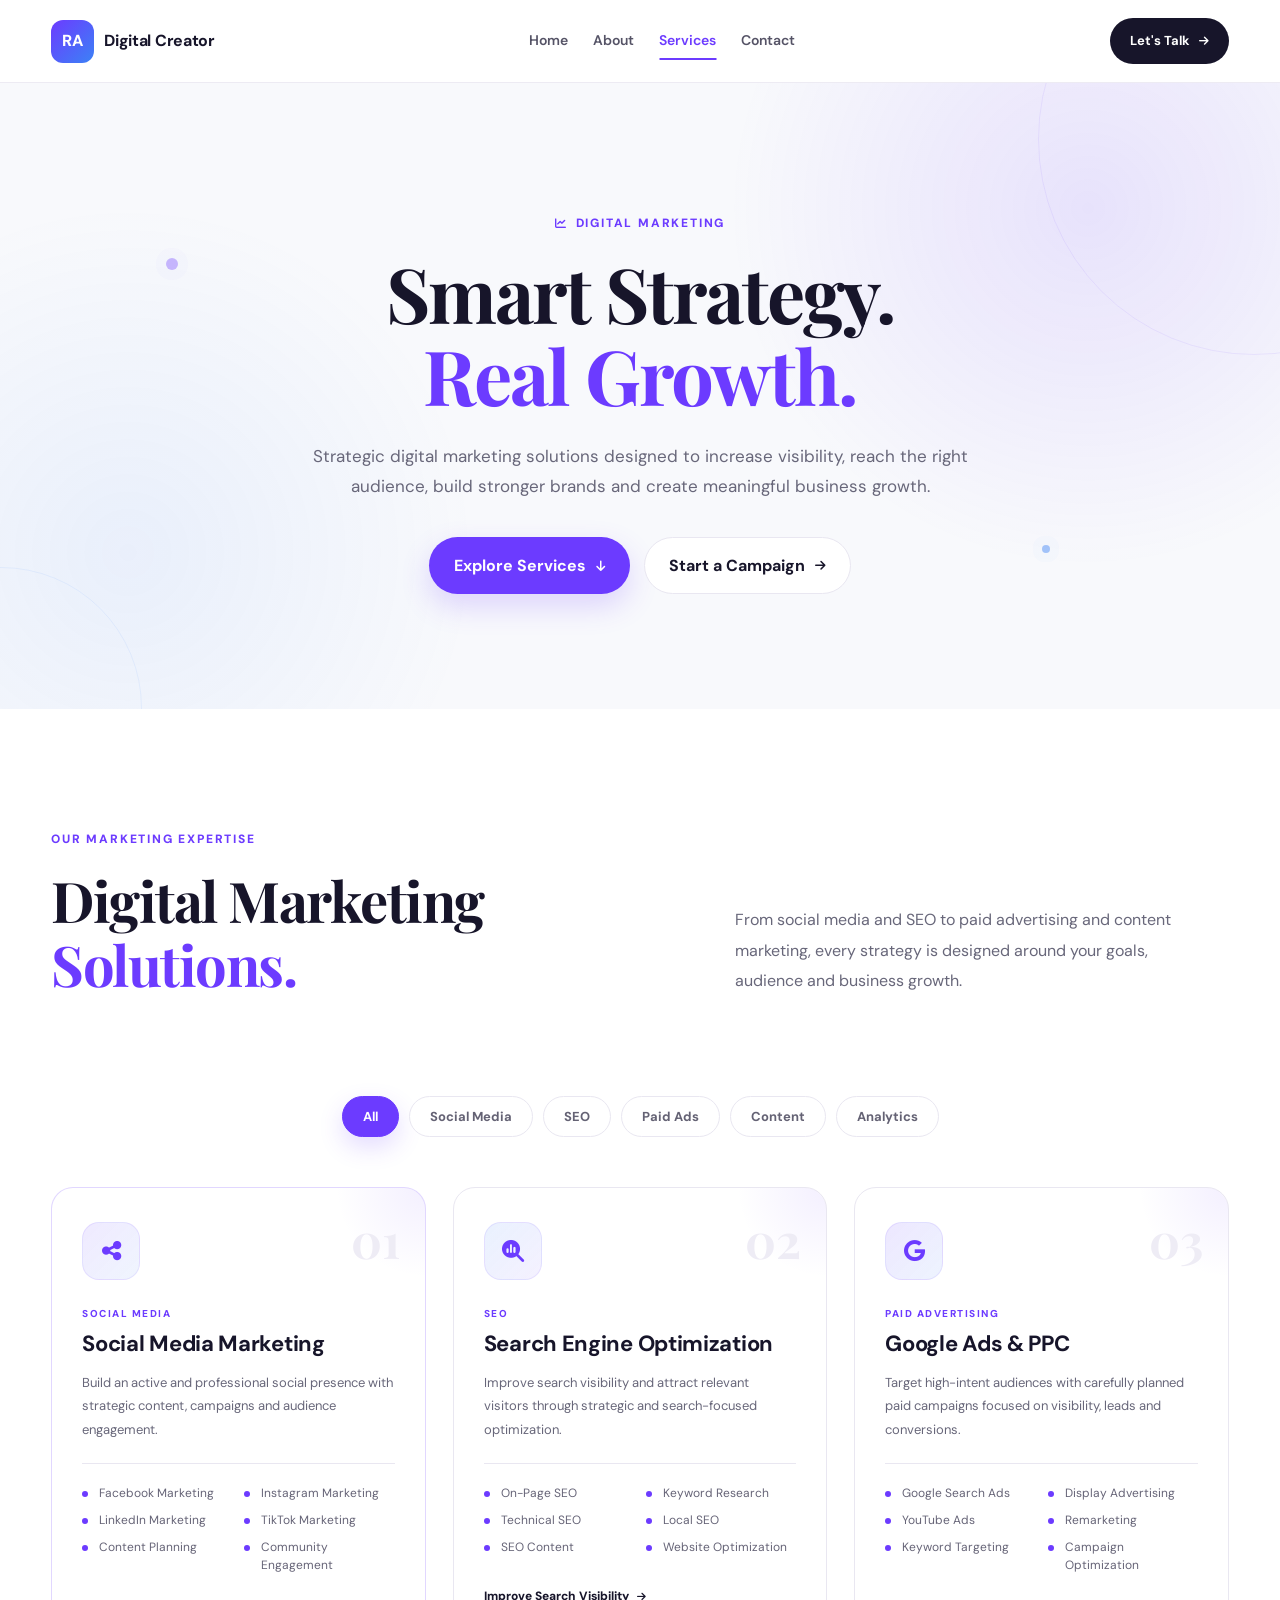
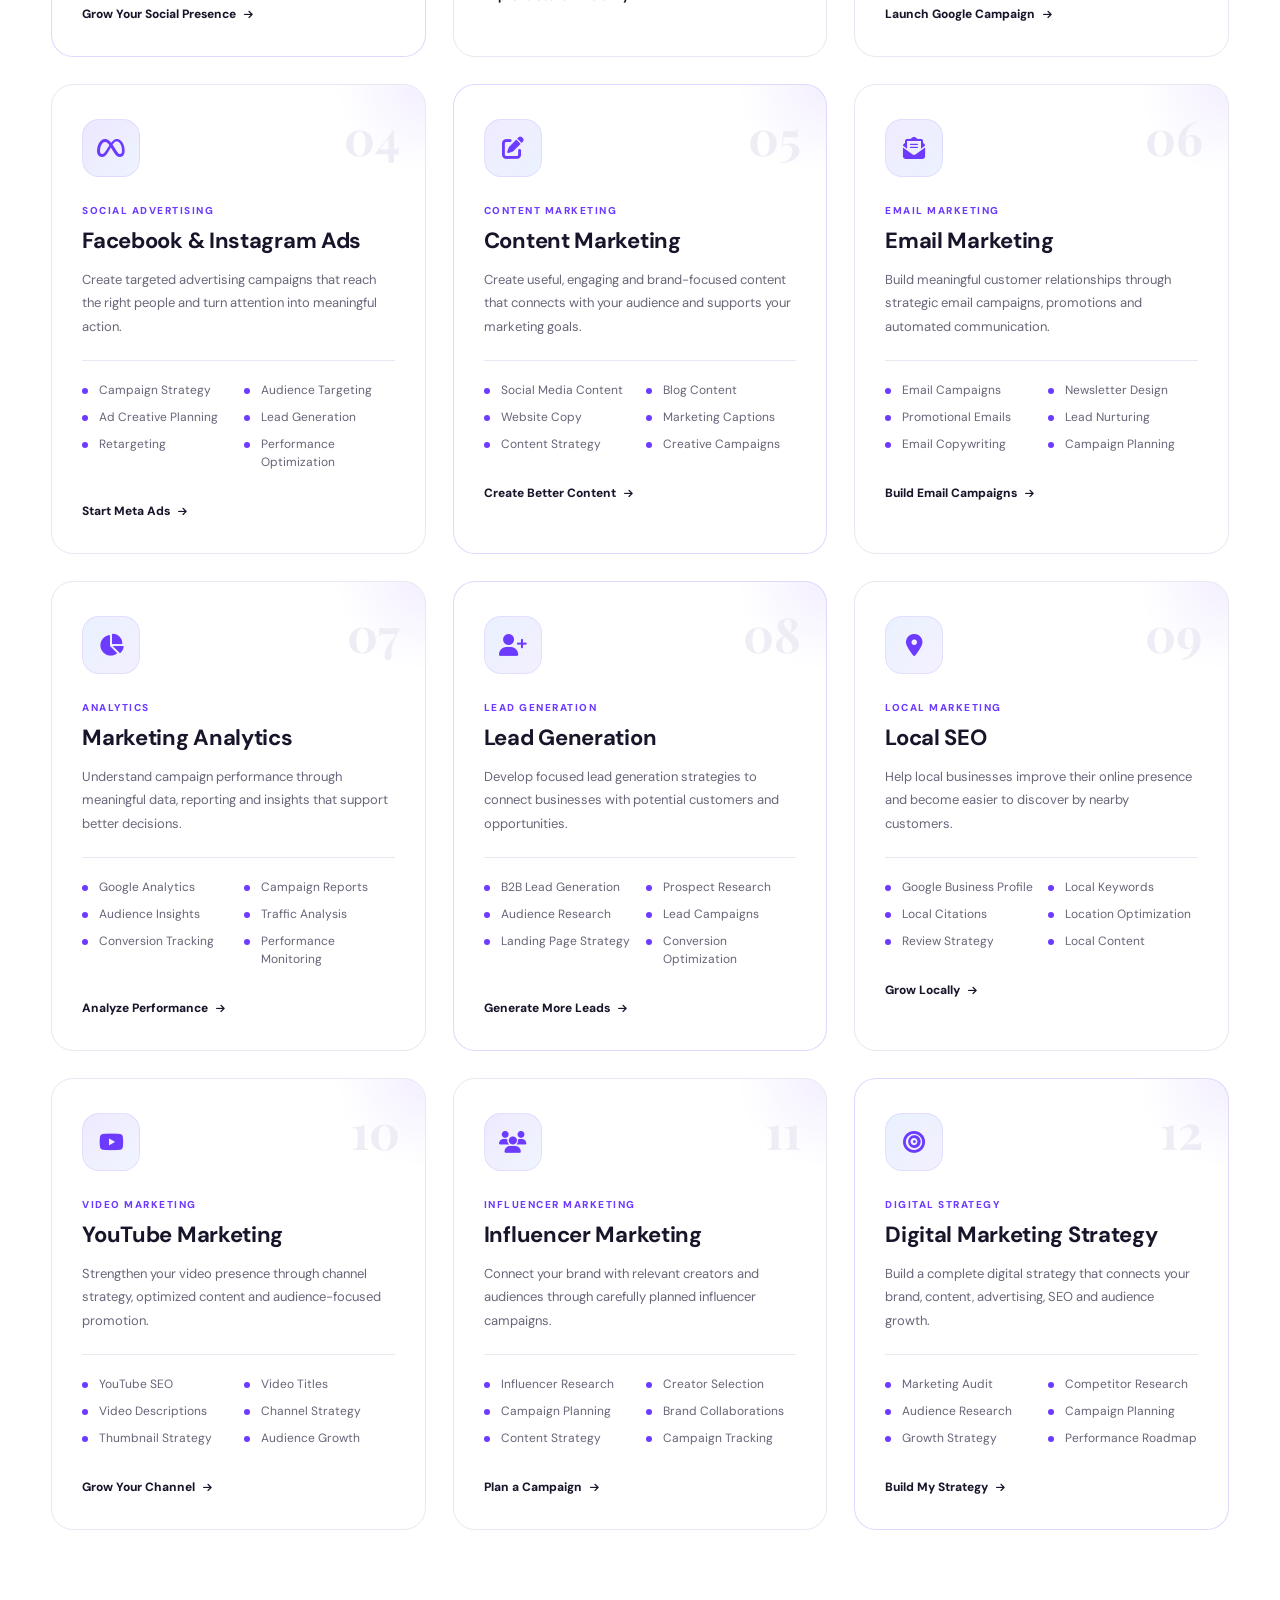
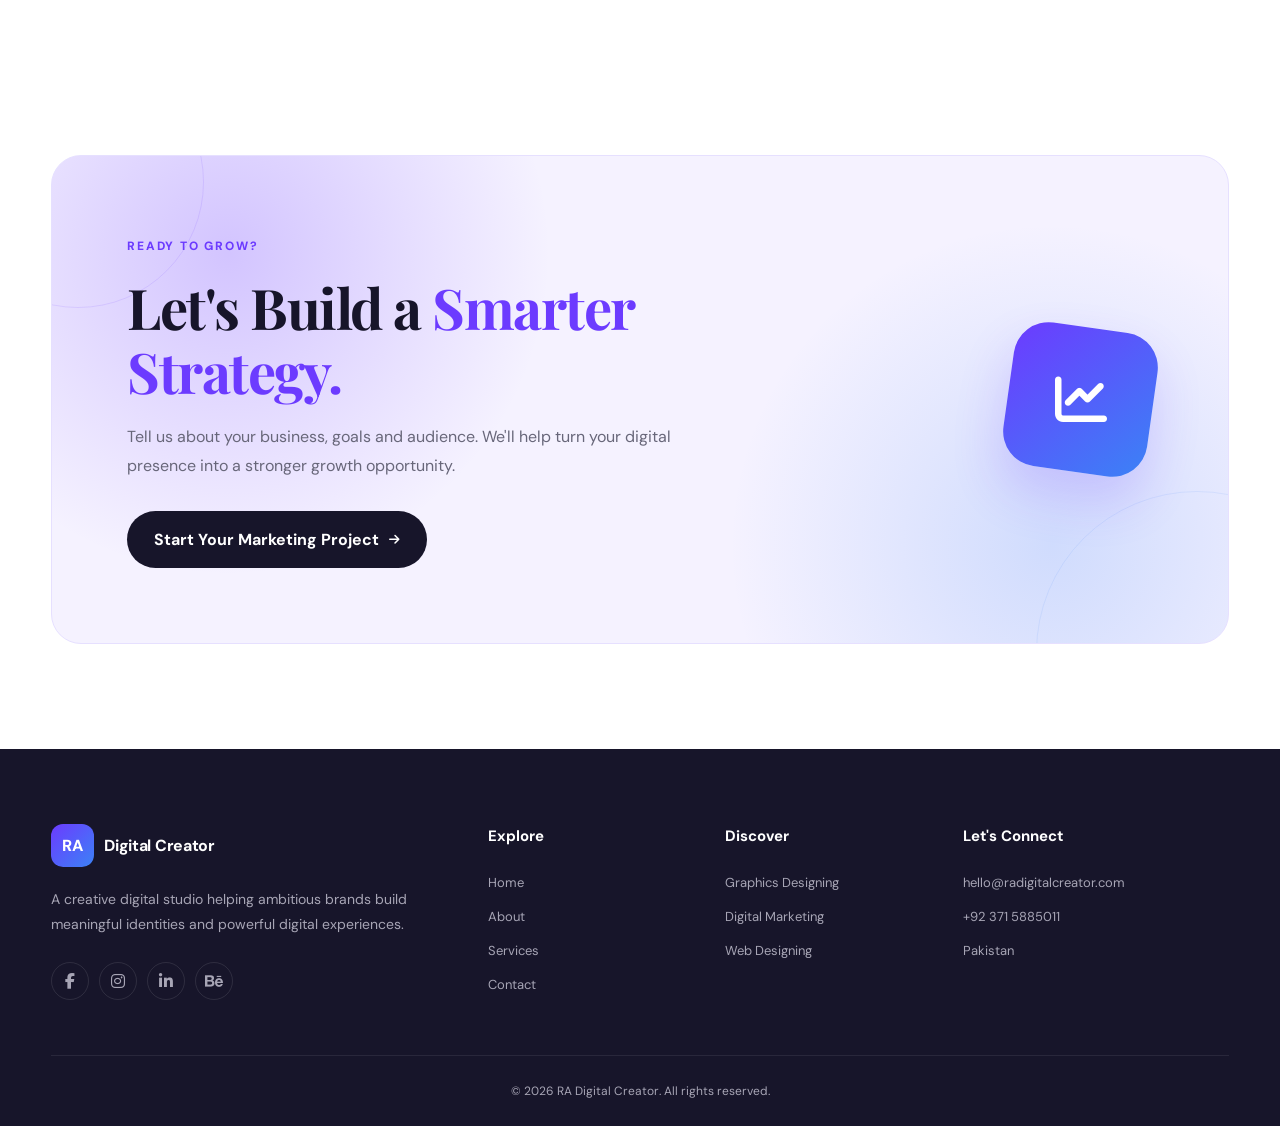
<file: Digital marketing.html>
<!DOCTYPE html>
<html lang="en">

<head>

    <meta charset="UTF-8">
    <meta name="viewport" content="width=device-width, initial-scale=1.0">

    <title>Digital Marketing | RA Digital Creator</title>

    <link rel="stylesheet" href="stylesheet/digital Marketing.css">

    <!-- Google Fonts -->
    <link rel="preconnect" href="https://fonts.googleapis.com">
    <link rel="preconnect" href="https://fonts.gstatic.com" crossorigin>

    <link href="https://fonts.googleapis.com/css2?family=DM+Sans:wght@400;500;600;700;800&family=Playfair+Display:wght@500;600;700&display=swap"
        rel="stylesheet">

    <!-- Font Awesome -->
    <link rel="stylesheet"
        href="https://cdnjs.cloudflare.com/ajax/libs/font-awesome/6.6.0/css/all.min.css">

</head>

<body>


<!-- =====================================================
     HEADER
===================================================== -->

<header class="header">

    <div class="container nav-container">

        <a href="index.html" class="logo">
            <span>RA</span>
            <strong>Digital Creator</strong>
        </a>

        <nav class="navbar">

            <a href="index.html">Home</a>

            <a href="about.html">About</a>

            <a href="services.html" class="active">Services</a>

            <a href="Contact.html">Contact</a>

        </nav>

        <a href="Contact.html" class="nav-btn">
            Let's Talk
            <i class="fa-solid fa-arrow-right"></i>
        </a>

        <button class="menu-btn" id="menuBtn">
            <i class="fa-solid fa-bars"></i>
        </button>

    </div>

</header>


<!-- =====================================================
     MAIN
===================================================== -->

<main>


<!-- =====================================================
     DIGITAL MARKETING HERO
===================================================== -->

<section class="marketing-hero">

    <div class="hero-shape shape-one"></div>
    <div class="hero-shape shape-two"></div>

    <div class="container">

        <div class="marketing-hero-content">

            <span class="section-tag">
                <i class="fa-solid fa-chart-line"></i>
                Digital Marketing
            </span>

            <h1>
                Smart Strategy.
                <span>Real Growth.</span>
            </h1>

            <p>
                Strategic digital marketing solutions designed to increase
                visibility, reach the right audience, build stronger brands
                and create meaningful business growth.
            </p>

            <div class="hero-buttons">

                <a href="Digital marketing.html" class="primary-btn">
                    Explore Services
                    <i class="fa-solid fa-arrow-down"></i>
                </a>

                <a href="Contact.html" class="secondary-btn">
                    Start a Campaign
                    <i class="fa-solid fa-arrow-right"></i>
                </a>

            </div>

        </div>

    </div>

</section>


<!-- =====================================================
     SERVICES INTRO
===================================================== -->

<section class="projects-intro">

    <div class="container">

        <div class="project-heading">

            <div>

                <span class="section-tag">
                    Our Marketing Expertise
                </span>

                <h2>
                    Digital Marketing
                    <span>Solutions.</span>
                </h2>

            </div>

            <p>
                From social media and SEO to paid advertising and content
                marketing, every strategy is designed around your goals,
                audience and business growth.
            </p>

        </div>

    </div>

</section>


<!-- =====================================================
     MARKETING SERVICES
===================================================== -->

<section class="marketing-services" id="marketing-services">

    <div class="container">


        <!-- FILTER -->

        <div class="project-filters">

            <button class="filter-btn active" data-filter="all">
                All
            </button>

            <button class="filter-btn" data-filter="social">
                Social Media
            </button>

            <button class="filter-btn" data-filter="seo">
                SEO
            </button>

            <button class="filter-btn" data-filter="ads">
                Paid Ads
            </button>

            <button class="filter-btn" data-filter="content">
                Content
            </button>

            <button class="filter-btn" data-filter="analytics">
                Analytics
            </button>

        </div>


        <!-- =================================================
             MARKETING GRID
        ================================================= -->

        <div class="marketing-grid">


            <!-- 01 SOCIAL MEDIA MARKETING -->

            <article class="marketing-card social featured-project">

                <div class="marketing-icon">
                    <i class="fa-solid fa-share-nodes"></i>
                </div>

                <div class="marketing-number">
                    01
                </div>

                <small>
                    SOCIAL MEDIA
                </small>

                <h3>
                    Social Media Marketing
                </h3>

                <p>
                    Build an active and professional social presence with
                    strategic content, campaigns and audience engagement.
                </p>

                <ul>
                    <li>Facebook Marketing</li>
                    <li>Instagram Marketing</li>
                    <li>LinkedIn Marketing</li>
                    <li>TikTok Marketing</li>
                    <li>Content Planning</li>
                    <li>Community Engagement</li>
                </ul>

                <a href="Contact.html" class="service-link">
                    Grow Your Social Presence
                    <i class="fa-solid fa-arrow-right"></i>
                </a>

            </article>


            <!-- 02 SEO -->

            <article class="marketing-card seo">

                <div class="marketing-icon">
                    <i class="fa-solid fa-magnifying-glass-chart"></i>
                </div>

                <div class="marketing-number">
                    02
                </div>

                <small>
                    SEO
                </small>

                <h3>
                    Search Engine Optimization
                </h3>

                <p>
                    Improve search visibility and attract relevant visitors
                    through strategic and search-focused optimization.
                </p>

                <ul>
                    <li>On-Page SEO</li>
                    <li>Keyword Research</li>
                    <li>Technical SEO</li>
                    <li>Local SEO</li>
                    <li>SEO Content</li>
                    <li>Website Optimization</li>
                </ul>

                <a href="contact.html" class="service-link">
                    Improve Search Visibility
                    <i class="fa-solid fa-arrow-right"></i>
                </a>

            </article>


            <!-- 03 GOOGLE ADS -->

            <article class="marketing-card ads">

                <div class="marketing-icon">
                    <i class="fa-brands fa-google"></i>
                </div>

                <div class="marketing-number">
                    03
                </div>

                <small>
                    PAID ADVERTISING
                </small>

                <h3>
                    Google Ads & PPC
                </h3>

                <p>
                    Target high-intent audiences with carefully planned paid
                    campaigns focused on visibility, leads and conversions.
                </p>

                <ul>
                    <li>Google Search Ads</li>
                    <li>Display Advertising</li>
                    <li>YouTube Ads</li>
                    <li>Remarketing</li>
                    <li>Keyword Targeting</li>
                    <li>Campaign Optimization</li>
                </ul>

                <a href="Contact.html" class="service-link">
                    Launch Google Campaign
                    <i class="fa-solid fa-arrow-right"></i>
                </a>

            </article>


            <!-- 04 META ADS -->

            <article class="marketing-card ads">

                <div class="marketing-icon">
                    <i class="fa-brands fa-meta"></i>
                </div>

                <div class="marketing-number">
                    04
                </div>

                <small>
                    SOCIAL ADVERTISING
                </small>

                <h3>
                    Facebook & Instagram Ads
                </h3>

                <p>
                    Create targeted advertising campaigns that reach the
                    right people and turn attention into meaningful action.
                </p>

                <ul>
                    <li>Campaign Strategy</li>
                    <li>Audience Targeting</li>
                    <li>Ad Creative Planning</li>
                    <li>Lead Generation</li>
                    <li>Retargeting</li>
                    <li>Performance Optimization</li>
                </ul>

                <a href="contact.html" class="service-link">
                    Start Meta Ads
                    <i class="fa-solid fa-arrow-right"></i>
                </a>

            </article>


            <!-- 05 CONTENT MARKETING -->

            <article class="marketing-card content featured-project">

                <div class="marketing-icon">
                    <i class="fa-solid fa-pen-to-square"></i>
                </div>

                <div class="marketing-number">
                    05
                </div>

                <small>
                    CONTENT MARKETING
                </small>

                <h3>
                    Content Marketing
                </h3>

                <p>
                    Create useful, engaging and brand-focused content that
                    connects with your audience and supports your marketing
                    goals.
                </p>

                <ul>
                    <li>Social Media Content</li>
                    <li>Blog Content</li>
                    <li>Website Copy</li>
                    <li>Marketing Captions</li>
                    <li>Content Strategy</li>
                    <li>Creative Campaigns</li>
                </ul>

                <a href="Contact.html" class="service-link">
                    Create Better Content
                    <i class="fa-solid fa-arrow-right"></i>
                </a>

            </article>


            <!-- 06 EMAIL MARKETING -->

            <article class="marketing-card content">

                <div class="marketing-icon">
                    <i class="fa-solid fa-envelope-open-text"></i>
                </div>

                <div class="marketing-number">
                    06
                </div>

                <small>
                    EMAIL MARKETING
                </small>

                <h3>
                    Email Marketing
                </h3>

                <p>
                    Build meaningful customer relationships through strategic
                    email campaigns, promotions and automated communication.
                </p>

                <ul>
                    <li>Email Campaigns</li>
                    <li>Newsletter Design</li>
                    <li>Promotional Emails</li>
                    <li>Lead Nurturing</li>
                    <li>Email Copywriting</li>
                    <li>Campaign Planning</li>
                </ul>

                <a href="Contact.html" class="service-link">
                    Build Email Campaigns
                    <i class="fa-solid fa-arrow-right"></i>
                </a>

            </article>


            <!-- 07 ANALYTICS -->

            <article class="marketing-card analytics">

                <div class="marketing-icon">
                    <i class="fa-solid fa-chart-pie"></i>
                </div>

                <div class="marketing-number">
                    07
                </div>

                <small>
                    ANALYTICS
                </small>

                <h3>
                    Marketing Analytics
                </h3>

                <p>
                    Understand campaign performance through meaningful data,
                    reporting and insights that support better decisions.
                </p>

                <ul>
                    <li>Google Analytics</li>
                    <li>Campaign Reports</li>
                    <li>Audience Insights</li>
                    <li>Traffic Analysis</li>
                    <li>Conversion Tracking</li>
                    <li>Performance Monitoring</li>
                </ul>

                <a href="Contact.html" class="service-link">
                    Analyze Performance
                    <i class="fa-solid fa-arrow-right"></i>
                </a>

            </article>


            <!-- 08 LEAD GENERATION -->

            <article class="marketing-card analytics featured-project">

                <div class="marketing-icon">
                    <i class="fa-solid fa-user-plus"></i>
                </div>

                <div class="marketing-number">
                    08
                </div>

                <small>
                    LEAD GENERATION
                </small>

                <h3>
                    Lead Generation
                </h3>

                <p>
                    Develop focused lead generation strategies to connect
                    businesses with potential customers and opportunities.
                </p>

                <ul>
                    <li>B2B Lead Generation</li>
                    <li>Prospect Research</li>
                    <li>Audience Research</li>
                    <li>Lead Campaigns</li>
                    <li>Landing Page Strategy</li>
                    <li>Conversion Optimization</li>
                </ul>

                <a href="Contact.html" class="service-link">
                    Generate More Leads
                    <i class="fa-solid fa-arrow-right"></i>
                </a>

            </article>


            <!-- 09 LOCAL SEO -->

            <article class="marketing-card seo">

                <div class="marketing-icon">
                    <i class="fa-solid fa-location-dot"></i>
                </div>

                <div class="marketing-number">
                    09
                </div>

                <small>
                    LOCAL MARKETING
                </small>

                <h3>
                    Local SEO
                </h3>

                <p>
                    Help local businesses improve their online presence and
                    become easier to discover by nearby customers.
                </p>

                <ul>
                    <li>Google Business Profile</li>
                    <li>Local Keywords</li>
                    <li>Local Citations</li>
                    <li>Location Optimization</li>
                    <li>Review Strategy</li>
                    <li>Local Content</li>
                </ul>

                <a href="Contact.html" class="service-link">
                    Grow Locally
                    <i class="fa-solid fa-arrow-right"></i>
                </a>

            </article>


            <!-- 10 YOUTUBE MARKETING -->

            <article class="marketing-card social">

                <div class="marketing-icon">
                    <i class="fa-brands fa-youtube"></i>
                </div>

                <div class="marketing-number">
                    10
                </div>

                <small>
                    VIDEO MARKETING
                </small>

                <h3>
                    YouTube Marketing
                </h3>

                <p>
                    Strengthen your video presence through channel strategy,
                    optimized content and audience-focused promotion.
                </p>

                <ul>
                    <li>YouTube SEO</li>
                    <li>Video Titles</li>
                    <li>Video Descriptions</li>
                    <li>Channel Strategy</li>
                    <li>Thumbnail Strategy</li>
                    <li>Audience Growth</li>
                </ul>

                <a href="Contact.html" class="service-link">
                    Grow Your Channel
                    <i class="fa-solid fa-arrow-right"></i>
                </a>

            </article>


            <!-- 11 INFLUENCER MARKETING -->

            <article class="marketing-card social">

                <div class="marketing-icon">
                    <i class="fa-solid fa-users"></i>
                </div>

                <div class="marketing-number">
                    11
                </div>

                <small>
                    INFLUENCER MARKETING
                </small>

                <h3>
                    Influencer Marketing
                </h3>

                <p>
                    Connect your brand with relevant creators and audiences
                    through carefully planned influencer campaigns.
                </p>

                <ul>
                    <li>Influencer Research</li>
                    <li>Creator Selection</li>
                    <li>Campaign Planning</li>
                    <li>Brand Collaborations</li>
                    <li>Content Strategy</li>
                    <li>Campaign Tracking</li>
                </ul>

                <a href="Contact.html" class="service-link">
                    Plan a Campaign
                    <i class="fa-solid fa-arrow-right"></i>
                </a>

            </article>


            <!-- 12 DIGITAL STRATEGY -->

            <article class="marketing-card analytics featured-project">

                <div class="marketing-icon">
                    <i class="fa-solid fa-bullseye"></i>
                </div>

                <div class="marketing-number">
                    12
                </div>

                <small>
                    DIGITAL STRATEGY
                </small>

                <h3>
                    Digital Marketing Strategy
                </h3>

                <p>
                    Build a complete digital strategy that connects your
                    brand, content, advertising, SEO and audience growth.
                </p>

                <ul>
                    <li>Marketing Audit</li>
                    <li>Competitor Research</li>
                    <li>Audience Research</li>
                    <li>Campaign Planning</li>
                    <li>Growth Strategy</li>
                    <li>Performance Roadmap</li>
                </ul>

                <a href="Contact.html" class="service-link">
                    Build My Strategy
                    <i class="fa-solid fa-arrow-right"></i>
                </a>

            </article>


        </div>

    </div>

</section>


<!-- =====================================================
     CTA
===================================================== -->

<section class="marketing-cta">

    <div class="container">

        <div class="cta-box">

            <div>

                <span class="section-tag">
                    Ready to Grow?
                </span>

                <h2>
                    Let's Build a
                    <span>Smarter Strategy.</span>
                </h2>

                <p>
                    Tell us about your business, goals and audience.
                    We'll help turn your digital presence into a stronger
                    growth opportunity.
                </p>

                <a href="Contact.html" class="cta-btn">
                    Start Your Marketing Project
                    <i class="fa-solid fa-arrow-right"></i>
                </a>

            </div>

            <div class="cta-symbol">

                <i class="fa-solid fa-chart-line"></i>

            </div>

        </div>

    </div>

</section>


</main>


<!-- =====================================================
     FOOTER
===================================================== -->

<footer class="footer">

    <div class="container">

        <div class="footer-grid">


            <div class="footer-brand">

                <a href="index.html" class="logo">

                    <span>RA</span>

                    <strong>Digital Creator</strong>

                </a>

                <p>
                    A creative digital studio helping ambitious brands
                    build meaningful identities and powerful digital
                    experiences.
                </p>

                <div class="social-links">

                    <a href="https://www.facebook.com/parveenriffa" aria-label="Facebook">
                        <i class="fa-brands fa-facebook-f"></i>
                    </a>

                    <a href="https://www.instagram.com/riffataslam445/" aria-label="Instagram">
                        <i class="fa-brands fa-instagram"></i>
                    </a>

                    <a href="https://www.linkedin.com/in/ra-digital-creator-26b2b2399/" aria-label="LinkedIn">
                        <i class="fa-brands fa-linkedin-in"></i>
                    </a>

                    <a href="https://www.behance.net/riffataslam2" aria-label="Behance">
                        <i class="fa-brands fa-behance"></i>
                    </a>

                </div>

            </div>


            <div class="footer-column">

                <h3>Explore</h3>

                <a href="index.html">Home</a>
                <a href="about.html">About</a>
                <a href="services.html">Services</a>
                <a href="Contact.html">Contact</a>

            </div>


            <div class="footer-column">

                <h3>Discover</h3>

                <a href="graphic design.html">Graphics Designing</a>
                    <a href="Digital marketing.html">Digital Marketing</a>
                    <a href="website designing.html">Web Designing</a>

            </div>


            <div class="footer-column">

                <h3>Let's Connect</h3>

                <a href="mailto:hello@radigitalcreator.com">
                    hello@radigitalcreator.com
                </a>

                <a href="tel:+923715885011">
                    +92 371 5885011
                </a>

                <span>Pakistan</span>

            </div>

        </div>


        <div class="footer-bottom">

            <p>
                © 2026 RA Digital Creator. All rights reserved.
            </p>

        </div>

    </div>

</footer>


<!-- =====================================================
     MOBILE MENU + FILTER
===================================================== -->

<script>

const menuBtn = document.getElementById("menuBtn");
const navbar = document.querySelector(".navbar");

menuBtn.addEventListener("click", () => {

    navbar.classList.toggle("show");

});


/* ================= MARKETING FILTER ================= */

const filterButtons = document.querySelectorAll(".filter-btn");
const marketingCards = document.querySelectorAll(".marketing-card");

filterButtons.forEach(button => {

    button.addEventListener("click", () => {

        filterButtons.forEach(btn => {
            btn.classList.remove("active");
        });

        button.classList.add("active");

        const filter = button.getAttribute("data-filter");

        marketingCards.forEach(card => {

            if (
                filter === "all" ||
                card.classList.contains(filter)
            ) {

                card.style.display = "block";

            } else {

                card.style.display = "none";

            }

        });

    });

});

</script>


</body>
</html>
</file>
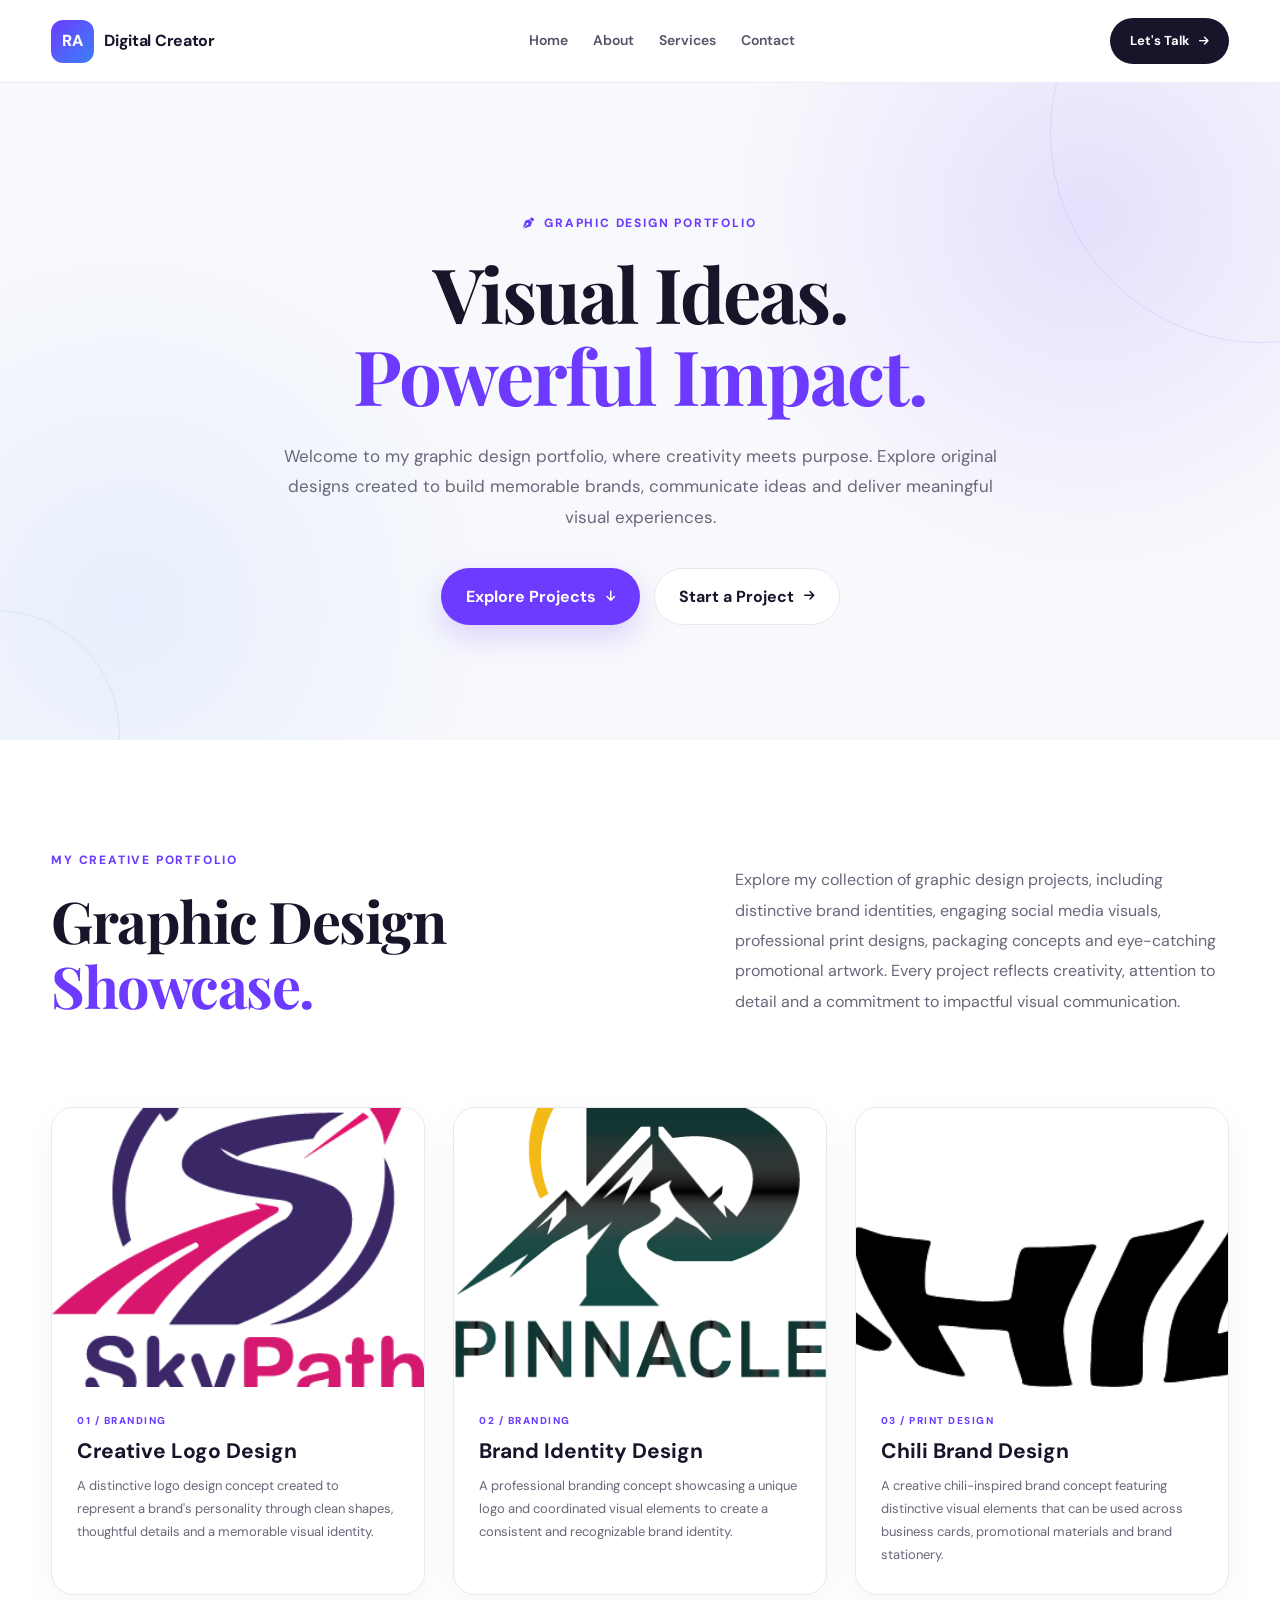
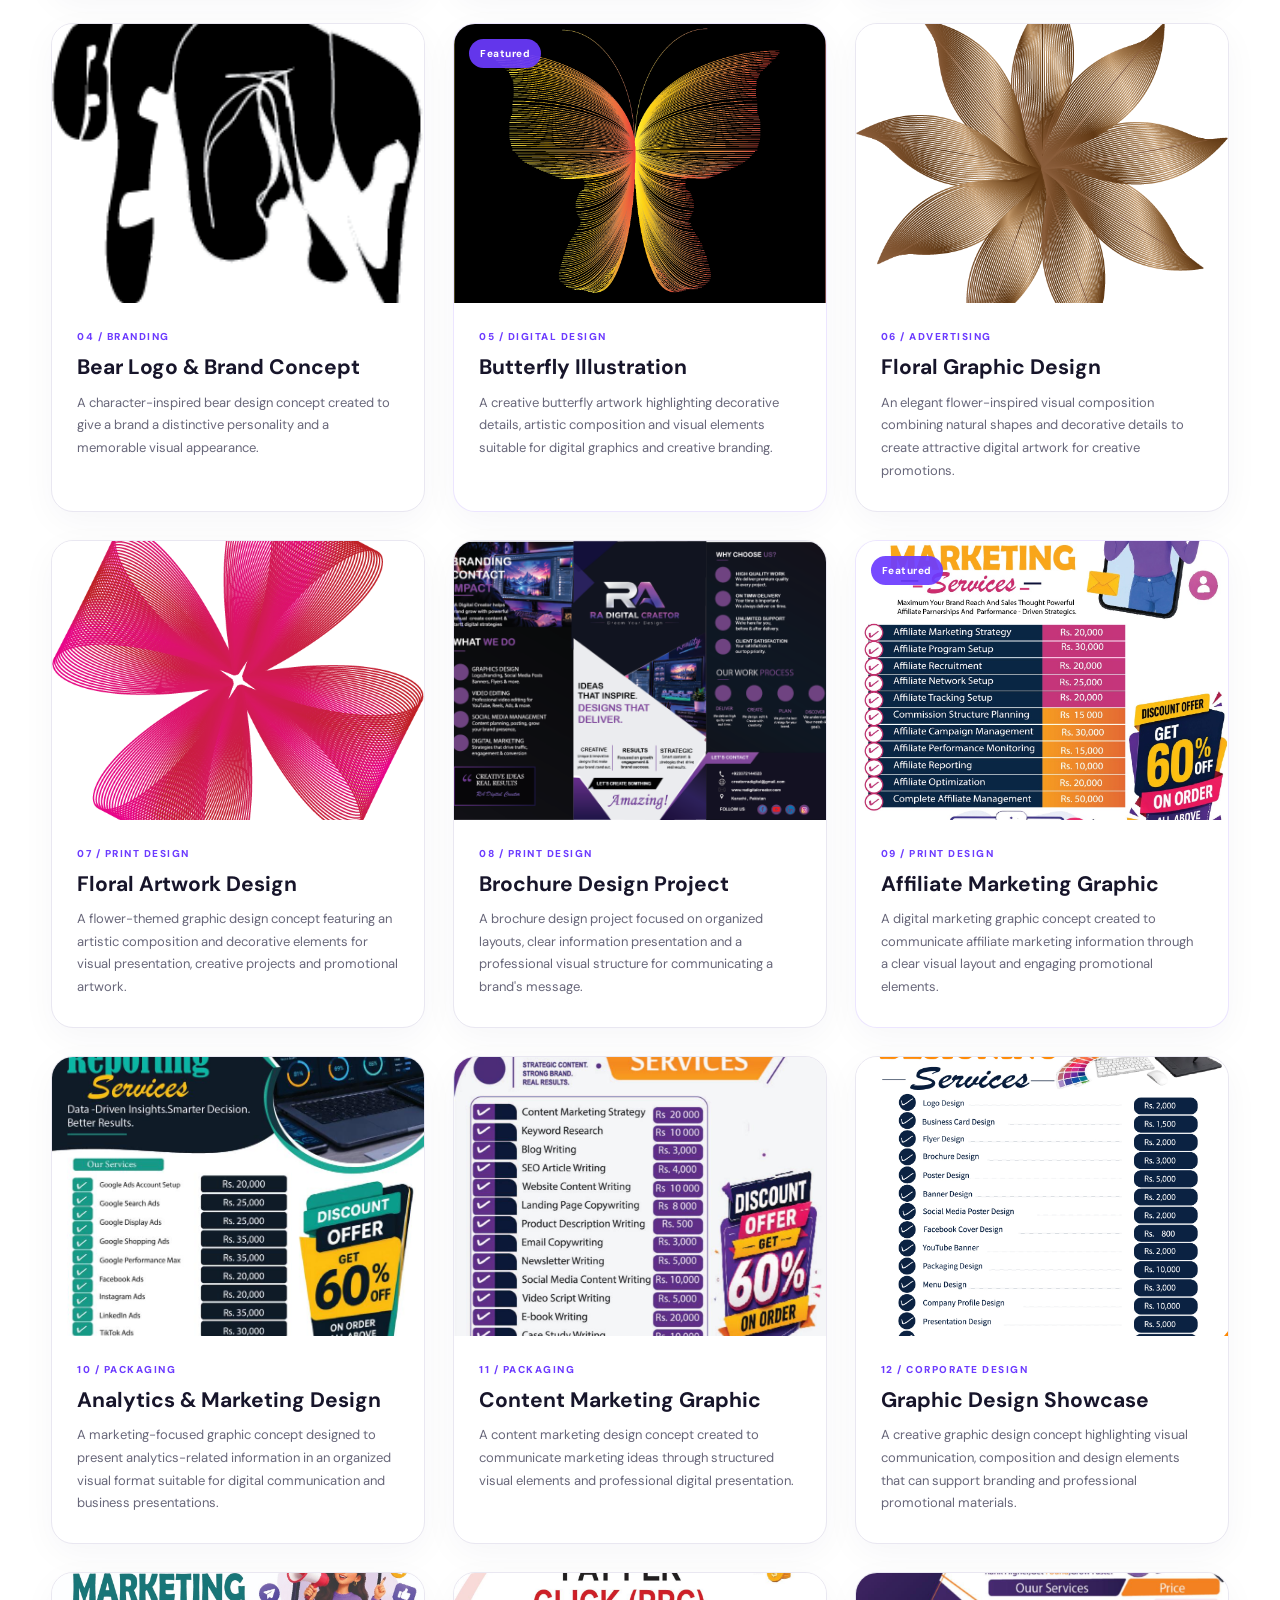
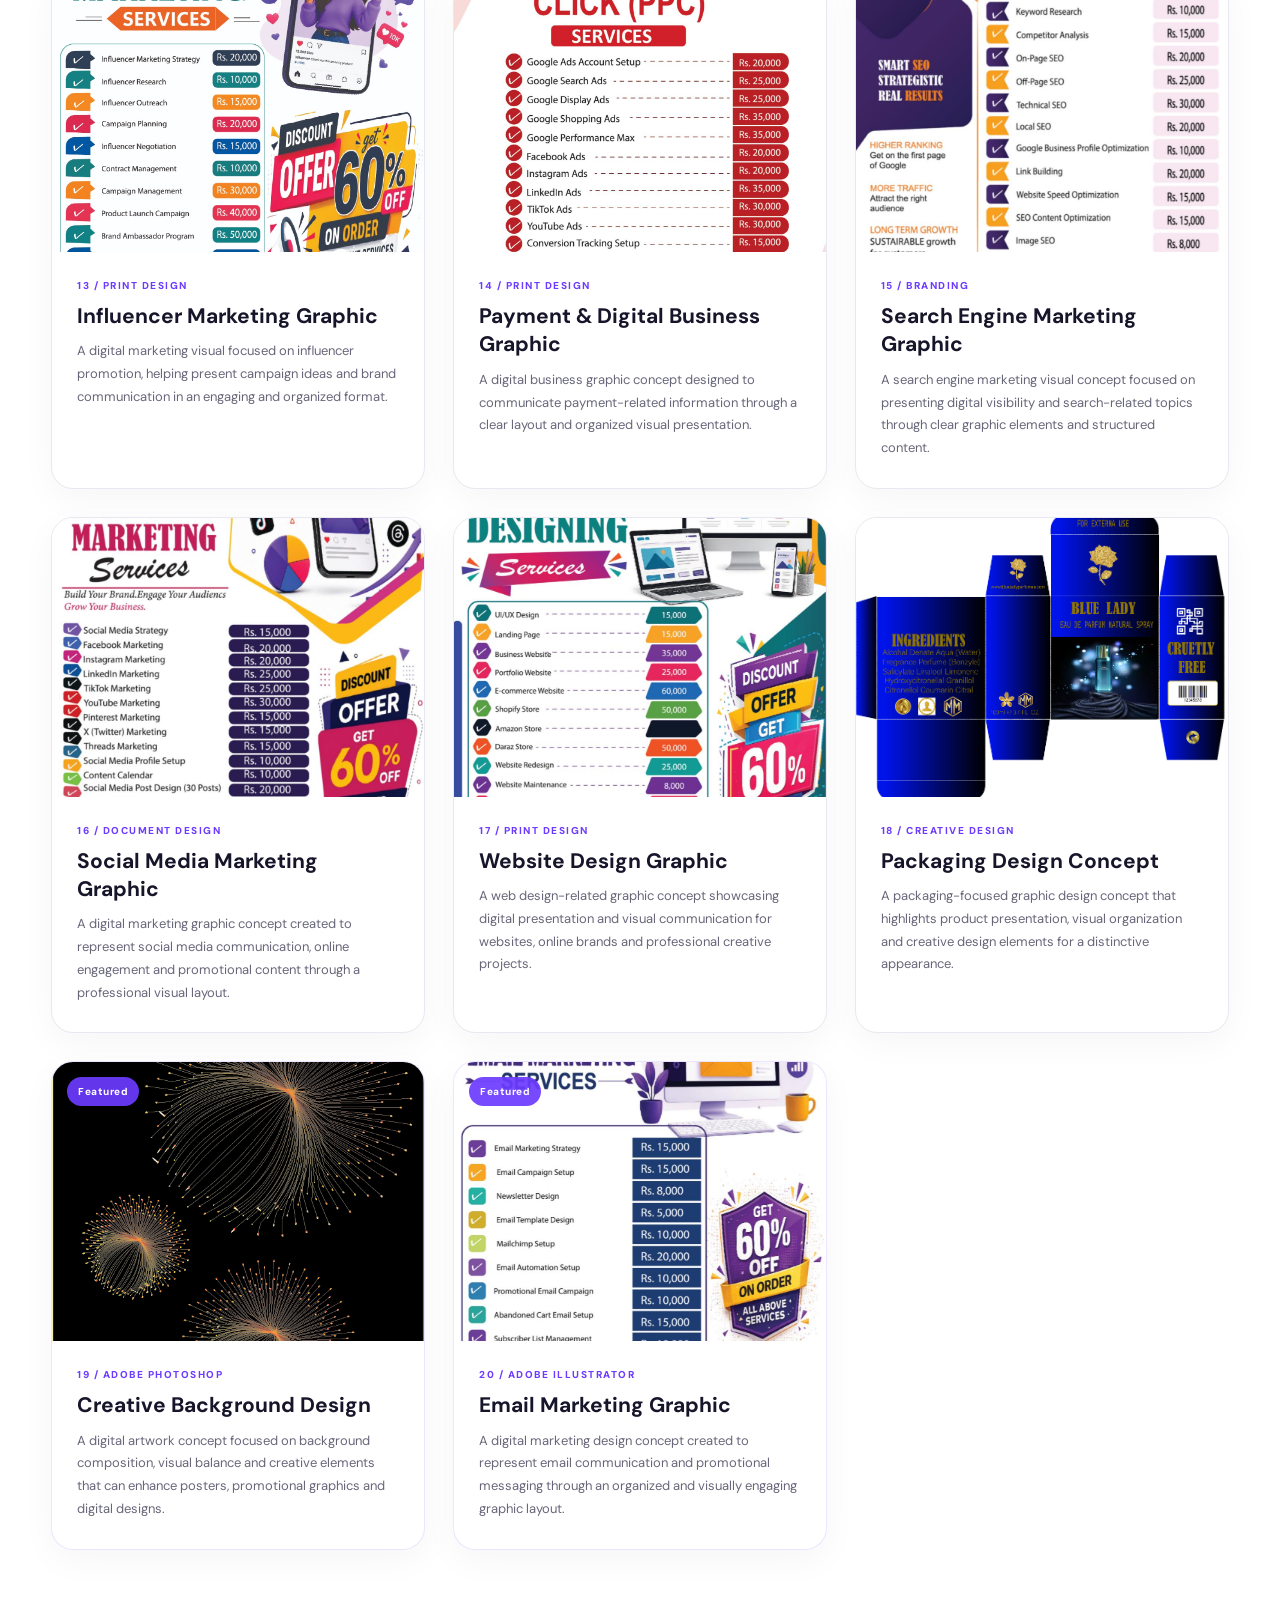
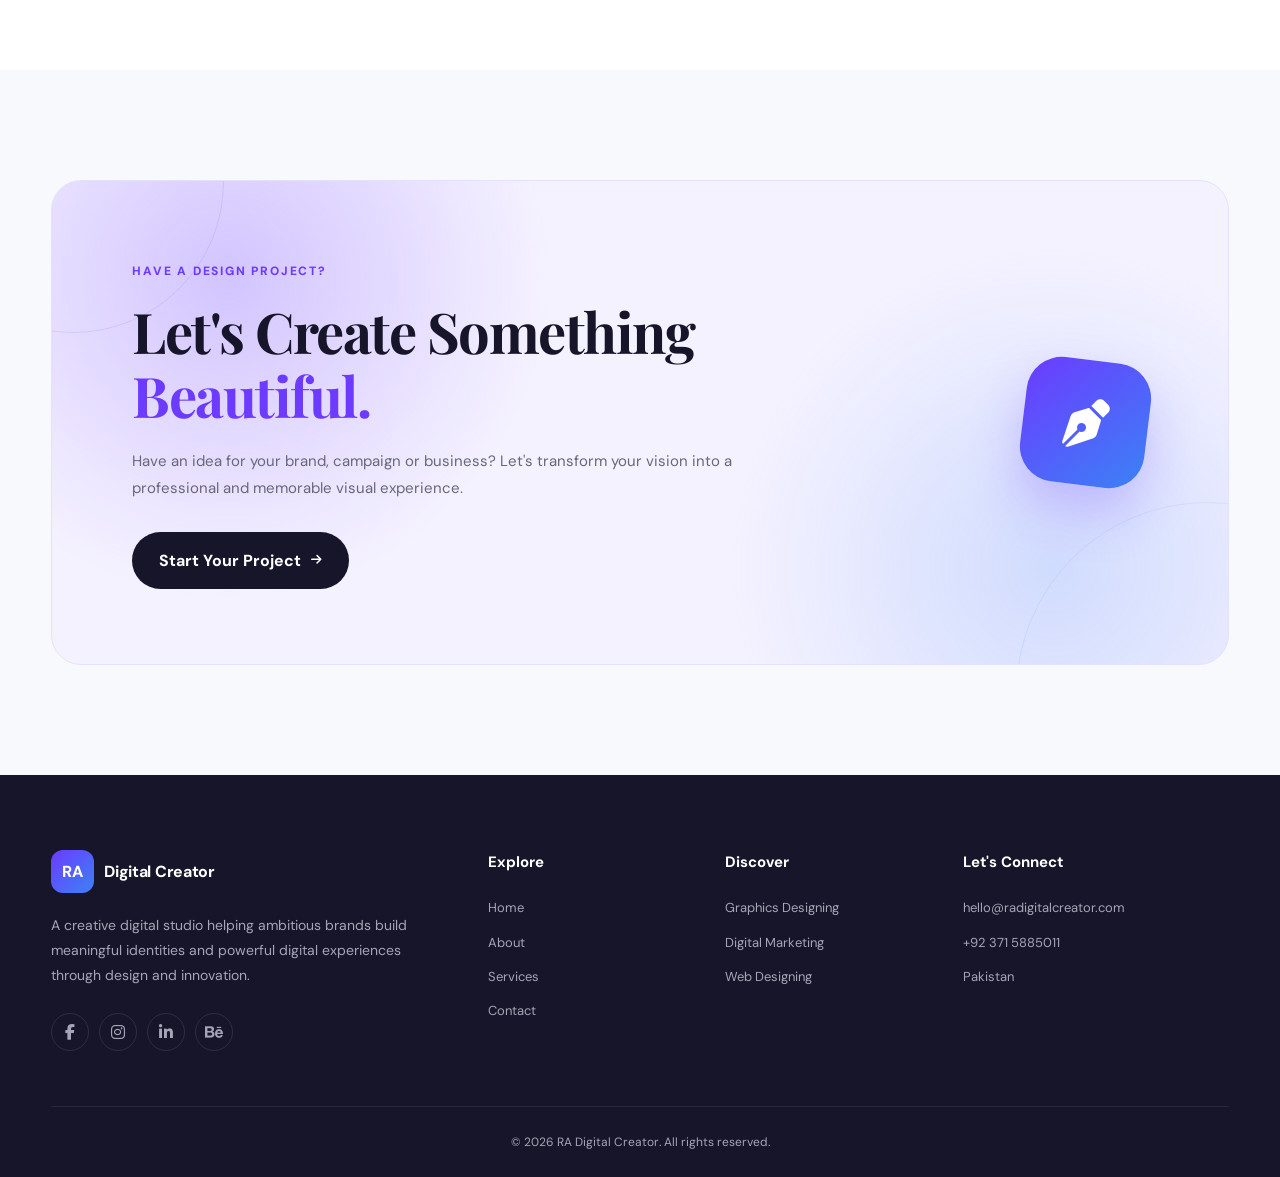
<file: graphic design.html>
<!DOCTYPE html>
<html lang="en">

<head>
    <meta charset="UTF-8">
    <meta name="viewport" content="width=device-width, initial-scale=1.0">

    <title>Graphic Design | RA Digital Creator</title>

    <meta name="description"
        content="Explore the graphic design portfolio of RA Digital Creator, featuring branding, logo design, social media graphics, print design, packaging and creative artwork.">

    <meta name="keywords"
        content="RA Digital Creator, Graphic Design, Logo Design, Brand Identity, Social Media Design, Print Design, Packaging">

    <link rel="stylesheet" href="stylesheet/graphic design.css">

    <!-- Google Fonts -->
    <link rel="preconnect" href="https://fonts.googleapis.com">
    <link rel="preconnect" href="https://fonts.gstatic.com" crossorigin>

    <link href="https://fonts.googleapis.com/css2?family=DM+Sans:wght@400;500;600;700;800&family=Playfair+Display:wght@500;600;700&display=swap"
        rel="stylesheet">

    <!-- Font Awesome -->
    <link rel="stylesheet"
        href="https://cdnjs.cloudflare.com/ajax/libs/font-awesome/6.6.0/css/all.min.css">
</head>

<body>

    <!-- ================= HEADER ================= -->

    <header class="header">

        <div class="container nav-container">

            <a href="index.html" class="logo">
                <span>RA</span>
                <strong>Digital Creator</strong>
            </a>

            <nav class="navbar" id="navbar">

                <a href="index.html">Home</a>
                <a href="about.html">About</a>
                <a href="services.html">Services</a>
                <a href="Contact.html">Contact</a>

            </nav>

            <a href="Contact.html" class="nav-btn">
                Let's Talk
                <i class="fa-solid fa-arrow-right"></i>
            </a>

            <button class="menu-btn" id="menuBtn"
                aria-label="Open navigation menu"
                aria-expanded="false">

                <i class="fa-solid fa-bars"></i>

            </button>

        </div>

    </header>


    <!-- ================= MAIN CONTENT ================= -->

    <main>

        <!-- ================= HERO SECTION ================= -->

        <section class="graphic-hero">

            <div class="hero-shape shape-one"></div>
            <div class="hero-shape shape-two"></div>

            <div class="container">

                <div class="graphic-hero-content">

                    <span class="section-tag">
                        <i class="fa-solid fa-pen-nib"></i>
                        Graphic Design Portfolio
                    </span>

                    <h1>
                        Visual Ideas.
                        <span>Powerful Impact.</span>
                    </h1>

                    <p>
                        Welcome to my graphic design portfolio, where creativity
                        meets purpose. Explore original designs created to build
                        memorable brands, communicate ideas and deliver
                        meaningful visual experiences.
                    </p>

                    <div class="hero-buttons">

                        <a href="graphic design.html" class="primary-btn">
                            Explore Projects
                            <i class="fa-solid fa-arrow-down"></i>
                        </a>

                        <a href="Contact.html" class="secondary-btn">
                            Start a Project
                            <i class="fa-solid fa-arrow-right"></i>
                        </a>

                    </div>

                </div>

            </div>

        </section>


        <!-- ================= SHOWCASE INTRO ================= -->

        <section class="projects-intro">

            <div class="container">

                <div class="project-heading">

                    <div>

                        <span class="section-tag">
                            My Creative Portfolio
                        </span>

                        <h2>
                            Graphic Design
                            <span>Showcase.</span>
                        </h2>

                    </div>

                    <p>
                        Explore my collection of graphic design projects,
                        including distinctive brand identities, engaging social
                        media visuals, professional print designs, packaging
                        concepts and eye-catching promotional artwork. Every
                        project reflects creativity, attention to detail and
                        a commitment to impactful visual communication.
                    </p>

                </div>

            </div>

        </section>


        <!-- ================= PROJECT SHOWCASE ================= -->

        <section class="graphic-projects" id="graphic-projects">

            <div class="container">

                <div class="project-grid">


                    <!-- 01 LOGO DESIGN -->

                    <article class="project-card branding">

                        <div class="project-image">

                            <img src="images/Logo 1.png"
                                alt="Logo Design Project"
                                loading="lazy">

                            <div class="project-overlay">
                                <span>Branding</span>
                            </div>

                        </div>

                        <div class="project-info">

                            <small>01 / BRANDING</small>

                            <h3>Creative Logo Design</h3>
<p>
    A distinctive logo design concept created to represent a brand's
    personality through clean shapes, thoughtful details and a memorable
    visual identity.
</p>
                        </div>

                    </article>


                    <!-- 02 BRAND IDENTITY -->

                    <article class="project-card branding">

                        <div class="project-image">

                            <img src="images/Logo 2.png"
                                alt="Brand Identity Design"
                                loading="lazy">

                            <div class="project-overlay">
                                <span>Brand Identity</span>
                            </div>

                        </div>

                        <div class="project-info">

                            <small>02 / BRANDING</small>

                           <h3>Brand Identity Design</h3>
<p>
    A professional branding concept showcasing a unique logo and
    coordinated visual elements to create a consistent and recognizable
    brand identity.
</p>

                        </div>

                    </article>


                    <!-- 03 BUSINESS CARD -->

                    <article class="project-card print">

                        <div class="project-image">

                            <img src="images/chili logo.png"
                                alt="Business Card Design"
                                loading="lazy">

                            <div class="project-overlay">
                                <span>Print Design</span>
                            </div>

                        </div>

                        <div class="project-info">

                            <small>03 / PRINT DESIGN</small>

                        <h3>Chili Brand Design</h3>
<p>
    A creative chili-inspired brand concept featuring distinctive visual
    elements that can be used across business cards, promotional materials
    and brand stationery.
</p>

                        </div>

                    </article>


                    <!-- 04 BUSINESS STATIONERY -->

                    <article class="project-card branding">

                        <div class="project-image">

                            <img src="images/bear.png"
                                alt="Business Stationery Design"
                                loading="lazy">

                            <div class="project-overlay">
                                <span>Stationery</span>
                            </div>

                        </div>

                        <div class="project-info">

                            <small>04 / BRANDING</small>

                           <h3>Bear Logo & Brand Concept</h3>
<p>
    A character-inspired bear design concept created to give a brand
    a distinctive personality and a memorable visual appearance.
</p>

                        </div>

                    </article>


                    <!-- 05 SOCIAL MEDIA DESIGN -->

                    <article class="project-card social featured-project">

                        <div class="project-image">

                            <img src="images/Butterfly.png"
                                alt="Social Media Graphic Design"
                                loading="lazy">

                            <div class="project-overlay">
                                <span>Social Media</span>
                            </div>

                        </div>

                        <div class="project-info">

                            <small>05 / DIGITAL DESIGN</small>

                          <h3>Butterfly Illustration</h3>
<p>
    A creative butterfly artwork highlighting decorative details,
    artistic composition and visual elements suitable for digital
    graphics and creative branding.
</p>

                        </div>

                    </article>


                    <!-- 06 FACEBOOK AND INSTAGRAM ADS -->

                    <article class="project-card social">

                        <div class="project-image">

                            <img src="images/FLower 1.png"
                                alt="Facebook and Instagram Advertisement"
                                loading="lazy">

                            <div class="project-overlay">
                                <span>Advertising</span>
                            </div>

                        </div>

                        <div class="project-info">

                            <small>06 / ADVERTISING</small>

                           <h3>Floral Graphic Design</h3>
<p>
    An elegant flower-inspired visual composition combining natural
    shapes and decorative details to create attractive digital artwork
    for creative promotions.
</p>

                        </div>

                    </article>


                    <!-- 07 FLYER DESIGN -->

                    <article class="project-card print">

                        <div class="project-image">

                            <img src="images/Flower 2.png"
                                alt="Promotional Flyer Design"
                                loading="lazy">

                            <div class="project-overlay">
                                <span>Flyer Design</span>
                            </div>

                        </div>

                        <div class="project-info">

                            <small>07 / PRINT DESIGN</small>

                           <h3>Floral Artwork Design</h3>
<p>
    A flower-themed graphic design concept featuring an artistic
    composition and decorative elements for visual presentation,
    creative projects and promotional artwork.
</p>

                        </div>

                    </article>


                    <!-- 08 BROCHURE DESIGN -->

                    <article class="project-card print">

                        <div class="project-image">

                            <img src="images/Boruchure 2(1).png"
                                alt="Professional Brochure Design"
                                loading="lazy">

                            <div class="project-overlay">
                                <span>Brochure Design</span>
                            </div>

                        </div>

                        <div class="project-info">

                            <small>08 / PRINT DESIGN</small>

                           <h3>Brochure Design Project</h3>
<p>
    A brochure design project focused on organized layouts, clear
    information presentation and a professional visual structure
    for communicating a brand's message.
</p>

                        </div>

                    </article>


                    <!-- 09 POSTER DESIGN -->

                    <article class="project-card print featured-project">

                        <div class="project-image">

                            <img src="images/Affiliate.jpg"
                                alt="Creative Poster Design"
                                loading="lazy">

                            <div class="project-overlay">
                                <span>Poster Design</span>
                            </div>

                        </div>

                        <div class="project-info">

                            <small>09 / PRINT DESIGN</small>

                         <h3>Affiliate Marketing Graphic</h3>
<p>
    A digital marketing graphic concept created to communicate
    affiliate marketing information through a clear visual layout
    and engaging promotional elements.
</p>

                        </div>

                    </article>


                    <!-- 10 PACKAGING DESIGN -->

                    <article class="project-card packaging">

                        <div class="project-image">

                            <img src="images/Analytics.jpg"
                                alt="Product Packaging Design"
                                loading="lazy">

                            <div class="project-overlay">
                                <span>Packaging</span>
                            </div>

                        </div>

                        <div class="project-info">

                            <small>10 / PACKAGING</small>
<h3>Analytics & Marketing Design</h3>
<p>
    A marketing-focused graphic concept designed to present
    analytics-related information in an organized visual format
    suitable for digital communication and business presentations.
</p>

                        </div>

                    </article>


                    <!-- 11 PRODUCT LABEL -->

                    <article class="project-card packaging">

                        <div class="project-image">

                            <img src="images/Content Marketing.jpg"
                                alt="Product Label Design"
                                loading="lazy">

                            <div class="project-overlay">
                                <span>Product Label</span>
                            </div>

                        </div>

                        <div class="project-info">

                            <small>11 / PACKAGING</small>
<h3>Content Marketing Graphic</h3>
<p>
    A content marketing design concept created to communicate
    marketing ideas through structured visual elements and
    professional digital presentation.
</p>

                        </div>

                    </article>


                    <!-- 12 COMPANY PROFILE -->

                    <article class="project-card print">

                        <div class="project-image">

                            <img src="images/graphics.jpg"
                                alt="Company Profile Design"
                                loading="lazy">

                            <div class="project-overlay">
                                <span>Corporate Design</span>
                            </div>

                        </div>

                        <div class="project-info">

                            <small>12 / CORPORATE DESIGN</small>

                            <h3>Graphic Design Showcase</h3>
<p>
    A creative graphic design concept highlighting visual communication,
    composition and design elements that can support branding and
    professional promotional materials.
</p>

                        </div>

                    </article>


                    <!-- 13 ROLL-UP AND STANDEE -->

                    <article class="project-card print">

                        <div class="project-image">

                            <img src="images/Influencer.jpg"
                                alt="Roll-up Banner and Standee Design"
                                loading="lazy">

                            <div class="project-overlay">
                                <span>Large Format</span>
                            </div>

                        </div>

                        <div class="project-info">

                            <small>13 / PRINT DESIGN</small>

                           <h3>Influencer Marketing Graphic</h3>
<p>
    A digital marketing visual focused on influencer promotion,
    helping present campaign ideas and brand communication in
    an engaging and organized format.
</p>

                        </div>

                    </article>


                    <!-- 14 CERTIFICATE DESIGN -->

                    <article class="project-card print">

                        <div class="project-image">

                            <img src="images/pay.jpg"
                                alt="Certificate Design"
                                loading="lazy">

                            <div class="project-overlay">
                                <span>Certificate</span>
                            </div>

                        </div>

                        <div class="project-info">

                            <small>14 / PRINT DESIGN</small>

                           <h3>Payment & Digital Business Graphic</h3>
<p>
    A digital business graphic concept designed to communicate
    payment-related information through a clear layout and
    organized visual presentation.
</p>

                        </div>

                    </article>


                    <!-- 15 ID CARD DESIGN -->

                    <article class="project-card branding">

                        <div class="project-image">

                            <img src="images/Search engine.jpg"
                                alt="Professional ID Card Design"
                                loading="lazy">

                            <div class="project-overlay">
                                <span>ID Card</span>
                            </div>

                        </div>

                        <div class="project-info">

                            <small>15 / BRANDING</small>

                           <h3>Search Engine Marketing Graphic</h3>
<p>
    A search engine marketing visual concept focused on presenting
    digital visibility and search-related topics through clear
    graphic elements and structured content.
</p>

                        </div>

                    </article>


                    <!-- 16 RESUME AND CV -->

                    <article class="project-card print">

                        <div class="project-image">

                            <img src="images/social media.jpg"
                                alt="Resume and CV Design"
                                loading="lazy">

                            <div class="project-overlay">
                                <span>CV Design</span>
                            </div>

                        </div>

                        <div class="project-info">

                            <small>16 / DOCUMENT DESIGN</small>

                           <h3>Social Media Marketing Graphic</h3>
<p>
    A digital marketing graphic concept created to represent social
    media communication, online engagement and promotional content
    through a professional visual layout.
</p>
                        </div>

                    </article>


                    <!-- 17 MENU DESIGN -->

                    <article class="project-card print">

                        <div class="project-image">

                            <img src="images/website.jpg"
                                alt="Restaurant Menu Design"
                                loading="lazy">

                            <div class="project-overlay">
                                <span>Menu Design</span>
                            </div>

                        </div>

                        <div class="project-info">

                            <small>17 / PRINT DESIGN</small>

                            <h3>Website Design Graphic</h3>
<p>
    A web design-related graphic concept showcasing digital presentation
    and visual communication for websites, online brands and
    professional creative projects.
</p>

                        </div>

                    </article>


                    <!-- 18 BOOK COVER -->

                    <article class="project-card creative">

                        <div class="project-image">

                            <img src="images/Packaging Design.png"
                                alt="Creative Book Cover Design"
                                loading="lazy">

                            <div class="project-overlay">
                                <span>Editorial Design</span>
                            </div>

                        </div>

                        <div class="project-info">

                            <small>18 / CREATIVE DESIGN</small>

                           <h3>Packaging Design Concept</h3>
<p>
    A packaging-focused graphic design concept that highlights product
    presentation, visual organization and creative design elements
    for a distinctive appearance.
</p>

                        </div>

                    </article>


                    <!-- 19 PHOTOSHOP PROJECT -->

                    <article class="project-card creative featured-project">

                        <div class="project-image">

                            <img src="images/Background.png"
                                alt="Adobe Photoshop Creative Artwork"
                                loading="lazy">

                            <div class="project-overlay">
                                <span>Photoshop</span>
                            </div>

                        </div>

                        <div class="project-info">

                            <small>19 / ADOBE PHOTOSHOP</small>

                          
<h3>Creative Background Design</h3>
<p>
    A digital artwork concept focused on background composition,
    visual balance and creative elements that can enhance posters,
    promotional graphics and digital designs.
</p>
                        </div>

                    </article>


                    <!-- 20 ILLUSTRATOR PROJECT -->

                    <article class="project-card creative featured-project">

                        <div class="project-image">

                            <img src="images/Email.jpg"
                                alt="Adobe Illustrator Vector Artwork"
                                loading="lazy">

                            <div class="project-overlay">
                                <span>Illustrator</span>
                            </div>

                        </div>

                        <div class="project-info">

                            <small>20 / ADOBE ILLUSTRATOR</small>

                       <h3>Email Marketing Graphic</h3>
<p>
    A digital marketing design concept created to represent email
    communication and promotional messaging through an organized
    and visually engaging graphic layout.
</p>

                        </div>

                    </article>


                </div>

            </div>

        </section>


        <!-- ================= CALL TO ACTION ================= -->

        <section class="graphic-cta">

            <div class="container">

                <div class="cta-box">

                    <div>

                        <span class="section-tag">
                            Have a Design Project?
                        </span>

                        <h2>
                            Let's Create Something
                            <span>Beautiful.</span>
                        </h2>

                        <p>
                            Have an idea for your brand, campaign or business?
                            Let's transform your vision into a professional
                            and memorable visual experience.
                        </p>

                        <a href="Contact.html" class="cta-btn">
                            Start Your Project
                            <i class="fa-solid fa-arrow-right"></i>
                        </a>

                    </div>

                    <div class="cta-symbol">
                        <i class="fa-solid fa-pen-nib"></i>
                    </div>

                </div>

            </div>

        </section>

    </main>


    <!-- ================= FOOTER ================= -->

    <footer class="footer">

        <div class="container">

            <div class="footer-grid">

                <!-- FOOTER BRAND -->

                <div class="footer-brand">

                    <a href="index.html" class="logo">
                        <span>RA</span>
                        <strong>Digital Creator</strong>
                    </a>

                    <p>
                        A creative digital studio helping ambitious brands
                        build meaningful identities and powerful digital
                        experiences through design and innovation.
                    </p>

                    <div class="social-links">

                        <a href="https://www.facebook.com/parveenriffa" aria-label="Facebook">
                            <i class="fa-brands fa-facebook-f"></i>
                        </a>

                        <a href="https://www.instagram.com/riffataslam445/" aria-label="Instagram">
                            <i class="fa-brands fa-instagram"></i>
                        </a>

                        <a href="https://www.linkedin.com/in/ra-digital-creator-26b2b2399/" aria-label="LinkedIn">
                            <i class="fa-brands fa-linkedin-in"></i>
                        </a>

                        <a href="https://www.behance.net/riffataslam2" aria-label="Behance">
                            <i class="fa-brands fa-behance"></i>
                        </a>

                    </div>

                </div>


                <!-- EXPLORE LINKS -->

                <div class="footer-column">

                    <h3>Explore</h3>

                    <a href="index.html">Home</a>
                    <a href="about.html">About</a>
                    <a href="services.html">Services</a>
                    <a href="Contact.html">Contact</a>

                </div>


                <!-- DISCOVER LINKS -->

                <div class="footer-column">

                    <h3>Discover</h3>

                    <a href="graphic design.html">Graphics Designing</a>
                    <a href="Digital marketing.html">Digital Marketing</a>
                    <a href="website designing.html">Web Designing</a>
                    

                </div>


                <!-- CONTACT INFORMATION -->

                <div class="footer-column">

                    <h3>Let's Connect</h3>

                    <a href="mailto:hello@radigitalcreator.com">
                        hello@radigitalcreator.com
                    </a>

                    <a href="tel:+923715885011">
                        +92 371 5885011
                    </a>

                    <span>Pakistan</span>

                </div>

            </div>


            <!-- FOOTER BOTTOM -->

            <div class="footer-bottom">

                <p>
                    &copy; 2026 RA Digital Creator. All rights reserved.
                </p>
            </div>

        </div>

    </footer>


    <!-- ================= MOBILE MENU ================= -->

    <script>

        const menuBtn = document.getElementById("menuBtn");
        const navbar = document.getElementById("navbar");

        menuBtn.addEventListener("click", function () {

            navbar.classList.toggle("show");

            const isExpanded = navbar.classList.contains("show");

            menuBtn.setAttribute("aria-expanded", isExpanded);

            menuBtn.innerHTML = isExpanded
                ? '<i class="fa-solid fa-xmark"></i>'
                : '<i class="fa-solid fa-bars"></i>';

        });


        // Close mobile menu after clicking a navigation link

        document.querySelectorAll(".navbar a").forEach(function (link) {

            link.addEventListener("click", function () {

                navbar.classList.remove("show");

                menuBtn.setAttribute("aria-expanded", "false");

                menuBtn.innerHTML = '<i class="fa-solid fa-bars"></i>';

            });

        });

    </script>

</body>

</html>
</file>
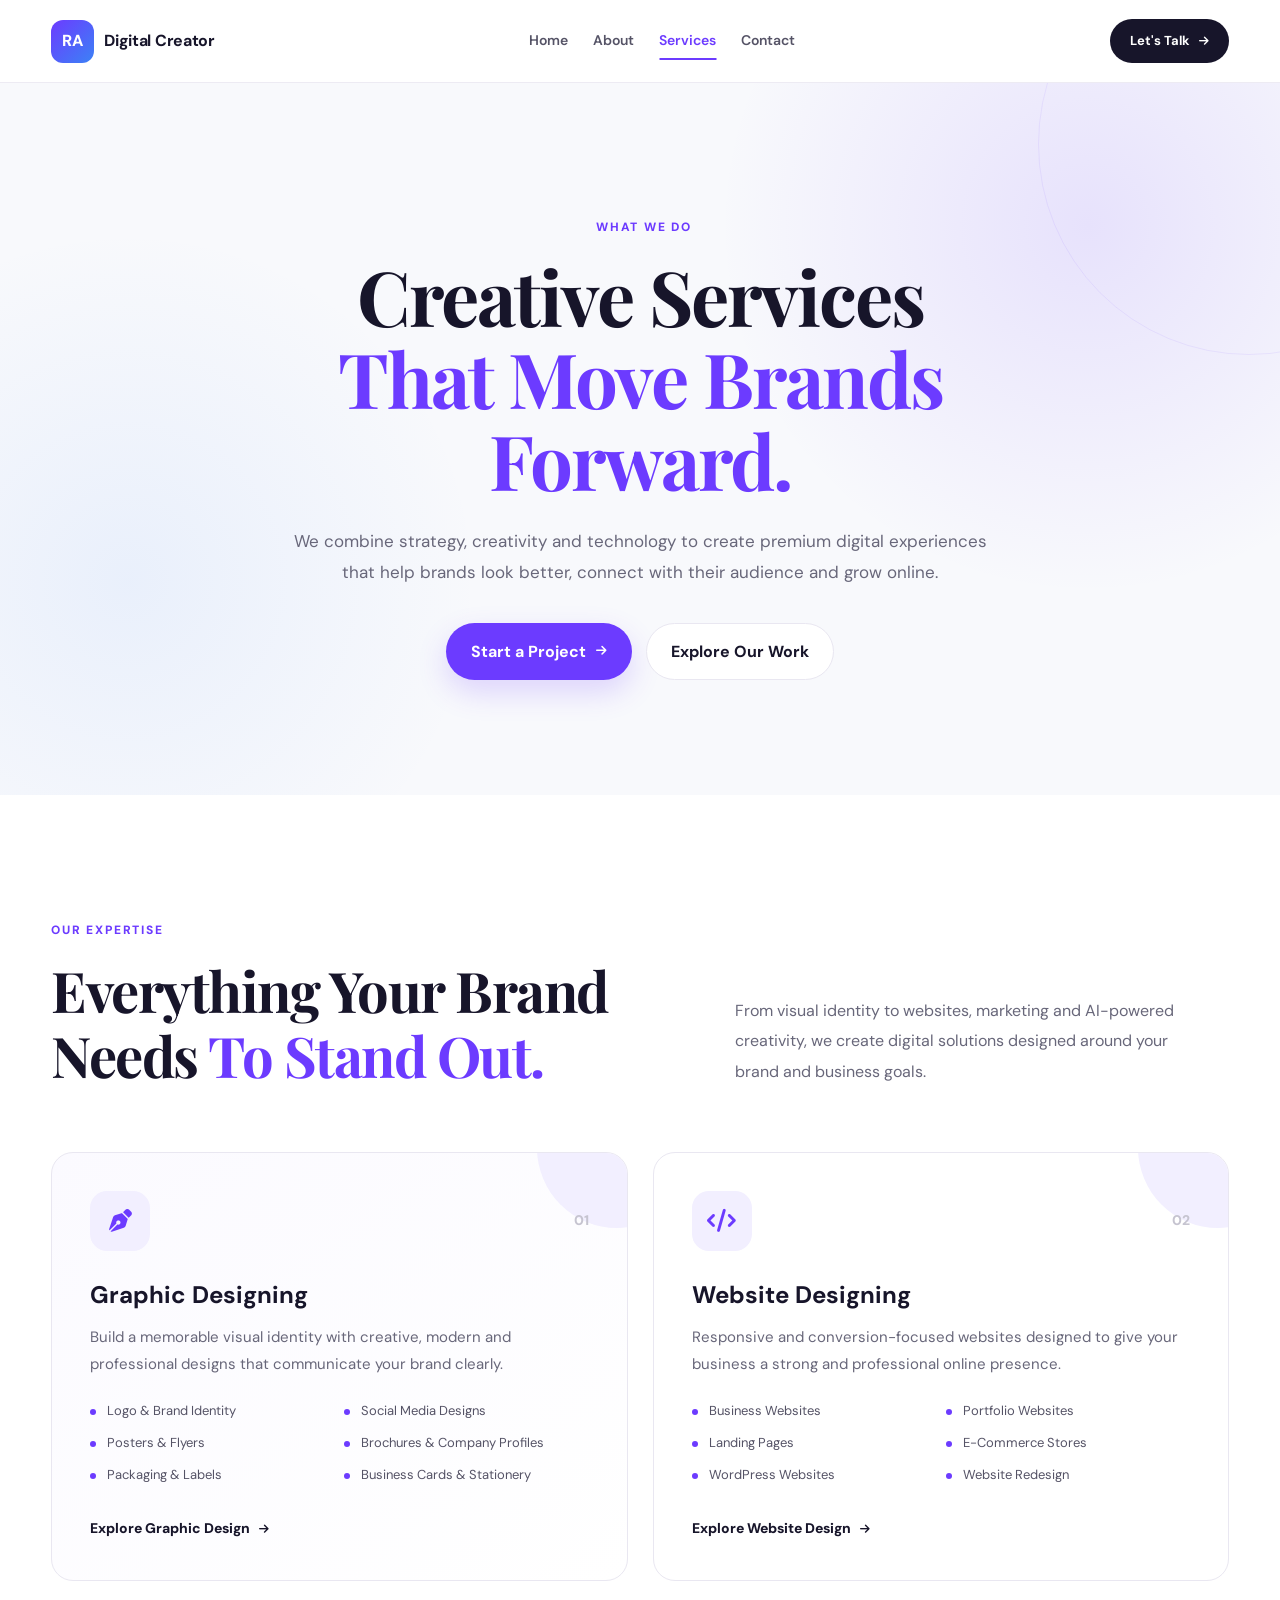
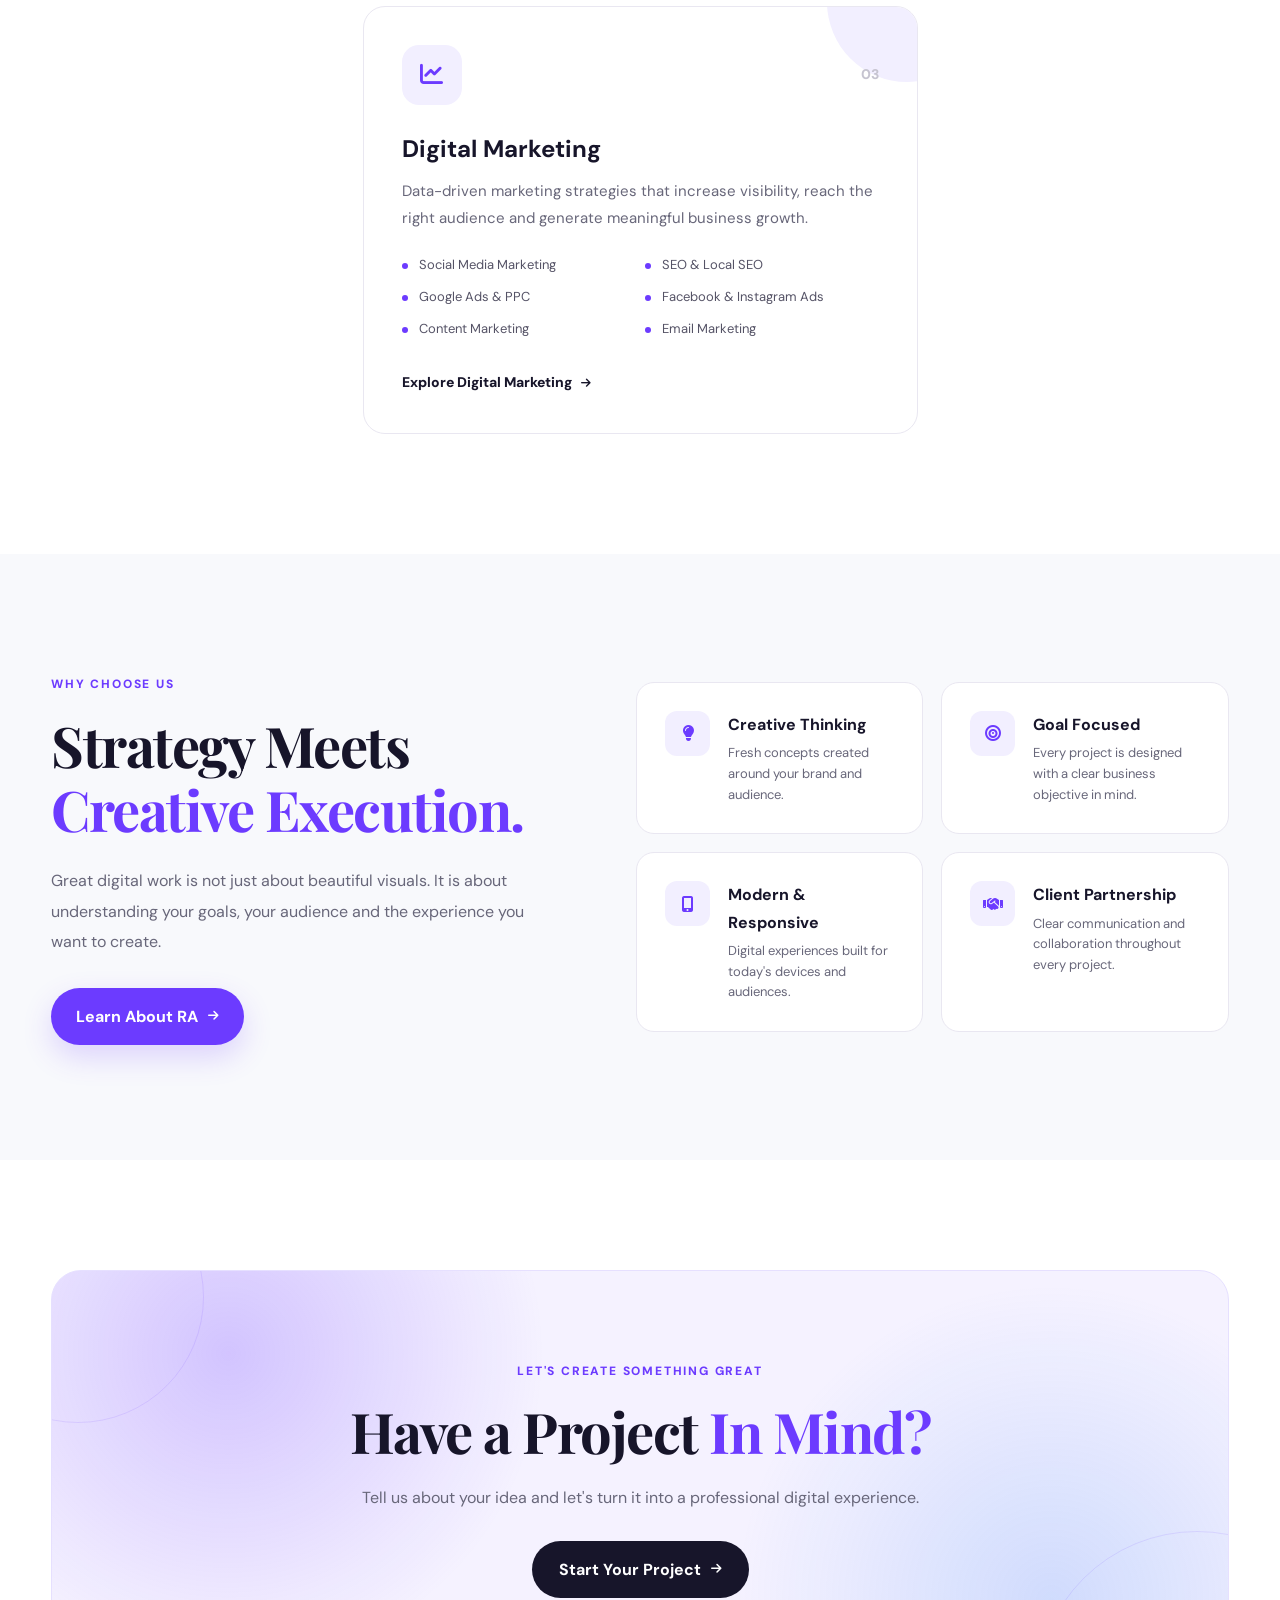
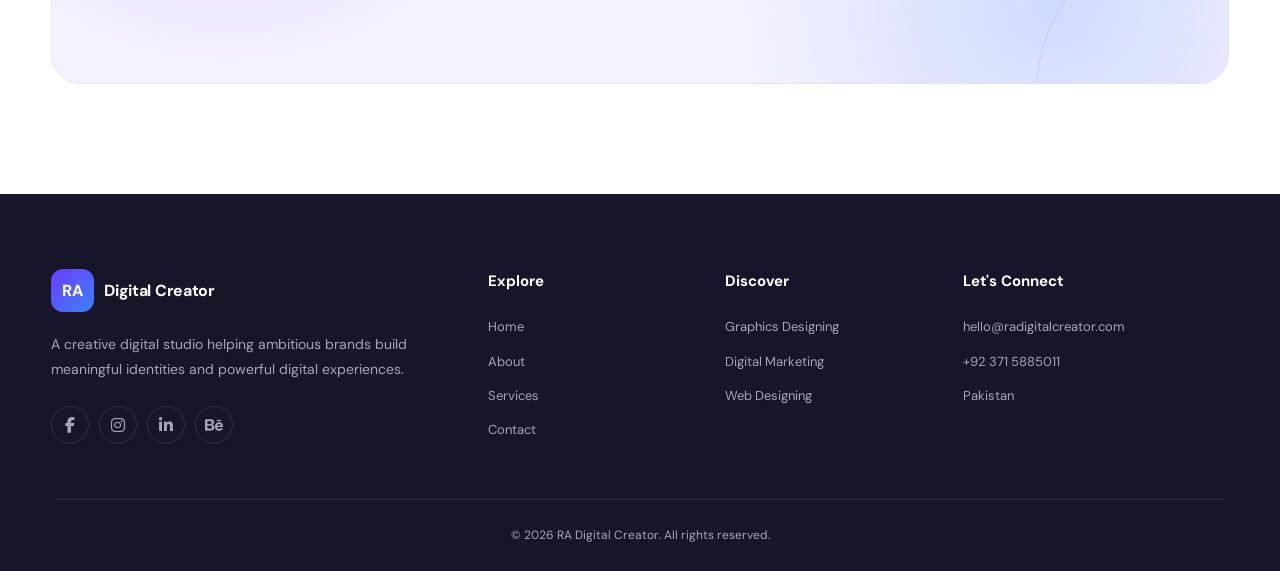
<file: services.html>
<!DOCTYPE html>
<html lang="en">
<head>
    <meta charset="UTF-8">
    <meta name="viewport" content="width=device-width, initial-scale=1.0">

    <title>Services | RA Digital Creator</title>

    <link rel="stylesheet" href="stylesheet/services.css">

    <!-- Google Fonts -->
    <link rel="preconnect" href="https://fonts.googleapis.com">
    <link rel="preconnect" href="https://fonts.gstatic.com" crossorigin>

    <link href="https://fonts.googleapis.com/css2?family=DM+Sans:wght@400;500;600;700&family=Playfair+Display:wght@500;600;700&display=swap" rel="stylesheet">

    <!-- Font Awesome -->
    <link rel="stylesheet"
          href="https://cdnjs.cloudflare.com/ajax/libs/font-awesome/6.6.0/css/all.min.css">
</head>

<body>


<!-- =====================================================
     HEADER
====================================================== -->

<header class="header">

    <div class="container nav-container">

        <a href="index.html" class="logo">
            <span>RA</span>
            <strong>Digital Creator</strong>
        </a>


        <nav class="navbar">

            <a href="index.html">Home</a>

            <a href="about.html">About</a>

            <a href="services.html" class="active">Services</a>

            <a href="Contact.html">Contact</a>

        </nav>


        <a href="Contact.html" class="nav-btn">

            Let's Talk

            <i class="fa-solid fa-arrow-right"></i>

        </a>


        <button class="menu-btn" id="menuBtn">

            <i class="fa-solid fa-bars"></i>

        </button>

    </div>

</header>



<!-- =====================================================
     MAIN
====================================================== -->

<main>


<!-- =====================================================
     HERO
====================================================== -->

<section class="services-hero">

    <div class="container">

        <div class="hero-content">

            <span class="section-tag">

                <i class="fa-solid fa-sparkles"></i>

                What We Do

            </span>


            <h1>

                Creative Services

                <span>
                    That Move Brands Forward.
                </span>

            </h1>


            <p>

                We combine strategy, creativity and technology to
                create premium digital experiences that help brands
                look better, connect with their audience and grow online.

            </p>


            <div class="hero-buttons">

                <a href="Contact.html" class="primary-btn">

                    Start a Project

                    <i class="fa-solid fa-arrow-right"></i>

                </a>


                <a href="" class="secondary-btn">

                    Explore Our Work

                </a>

            </div>

        </div>

    </div>

</section>



<!-- =====================================================
     SERVICES
====================================================== -->

<section class="services-intro">

    <div class="container">


        <div class="section-heading">

            <div>

                <span class="section-tag">
                    Our Expertise

                </span>


                <h2>

                    Everything Your Brand Needs

                    <span>
                        To Stand Out.
                    </span>

                </h2>

            </div>


            <p>

                From visual identity to websites, marketing and
                AI-powered creativity, we create digital solutions
                designed around your brand and business goals.

            </p>

        </div>



        <!-- =================================================
             ONLY 4 SERVICES
        ================================================== -->

        <div class="services-grid">


            <!-- =================================================
                 01 GRAPHIC DESIGN
            ================================================== -->

            <a href="graphic design.html"
               class="service-card featured">


                <div class="service-top">

                    <div class="service-icon">

                        <i class="fa-solid fa-pen-nib"></i>

                    </div>


                    <span class="service-number">
                        01
                    </span>

                </div>


                <h3>
                    Graphic Designing
                </h3>


                <p>

                    Build a memorable visual identity with creative,
                    modern and professional designs that communicate
                    your brand clearly.

                </p>


                <ul>

                    <li>
                        Logo & Brand Identity
                    </li>

                    <li>
                        Social Media Designs
                    </li>

                    <li>
                        Posters & Flyers
                    </li>

                    <li>
                        Brochures & Company Profiles
                    </li>

                    <li>
                        Packaging & Labels
                    </li>

                    <li>
                        Business Cards & Stationery
                    </li>

                </ul>


                <span class="service-link">

                    Explore Graphic Design

                    <i class="fa-solid fa-arrow-right"></i>

                </span>


            </a>



            <!-- =================================================
                 02 WEBSITE DESIGN
            ================================================== -->

            <a href="website designing.html"
               class="service-card">


                <div class="service-top">

                    <div class="service-icon">

                        <i class="fa-solid fa-code"></i>

                    </div>


                    <span class="service-number">
                        02
                    </span>

                </div>


                <h3>
                    Website Designing
                </h3>


                <p>

                    Responsive and conversion-focused websites
                    designed to give your business a strong and
                    professional online presence.

                </p>


                <ul>

                    <li>
                        Business Websites
                    </li>

                    <li>
                        Portfolio Websites
                    </li>

                    <li>
                        Landing Pages
                    </li>

                    <li>
                        E-Commerce Stores
                    </li>

                    <li>
                        WordPress Websites
                    </li>

                    <li>
                        Website Redesign
                    </li>

                </ul>


                <span class="service-link">

                    Explore Website Design

                    <i class="fa-solid fa-arrow-right"></i>

                </span>


            </a>



            <!-- =================================================
                 03 DIGITAL MARKETING
            ================================================== -->

            <a href="Digital marketing.html"
               class="service-card digital-marketing-card">


                <div class="service-top">

                    <div class="service-icon">

                        <i class="fa-solid fa-chart-line"></i>

                    </div>


                    <span class="service-number">
                        03
                    </span>

                </div>


                <h3>
                    Digital Marketing
                </h3>


                <p>

                    Data-driven marketing strategies that increase
                    visibility, reach the right audience and generate
                    meaningful business growth.

                </p>


                <ul>

                    <li>
                        Social Media Marketing
                    </li>

                    <li>
                        SEO & Local SEO
                    </li>

                    <li>
                        Google Ads & PPC
                    </li>

                    <li>
                        Facebook & Instagram Ads
                    </li>

                    <li>
                        Content Marketing
                    </li>

                    <li>
                        Email Marketing
                    </li>

                </ul>


                <span class="service-link">

                    Explore Digital Marketing

                    <i class="fa-solid fa-arrow-right"></i>

                </span>


            </a>



            <!-- =================================================
                 04 AI CREATIVE
            ================================================== -->

           


        </div>

    </div>

</section>



<!-- =====================================================
     WHY CHOOSE US
====================================================== -->

<section class="why-section">

    <div class="container">

        <div class="why-wrapper">


            <div class="why-content">

                <span class="section-tag">
                    Why Choose Us
                </span>


                <h2>

                    Strategy Meets

                    <span>
                        Creative Execution.
                    </span>

                </h2>


                <p>

                    Great digital work is not just about beautiful
                    visuals. It is about understanding your goals,
                    your audience and the experience you want to create.

                </p>


                <a href="about.html" class="primary-btn">

                    Learn About RA

                    <i class="fa-solid fa-arrow-right"></i>

                </a>

            </div>



            <div class="benefits">


                <!-- Benefit 01 -->

                <div class="benefit">

                    <div class="benefit-icon">

                        <i class="fa-solid fa-lightbulb"></i>

                    </div>


                    <div>

                        <h3>
                            Creative Thinking
                        </h3>

                        <p>

                            Fresh concepts created around your
                            brand and audience.

                        </p>

                    </div>

                </div>



                <!-- Benefit 02 -->

                <div class="benefit">

                    <div class="benefit-icon">

                        <i class="fa-solid fa-bullseye"></i>

                    </div>


                    <div>

                        <h3>
                            Goal Focused
                        </h3>

                        <p>

                            Every project is designed with a clear
                            business objective in mind.

                        </p>

                    </div>

                </div>



                <!-- Benefit 03 -->

                <div class="benefit">

                    <div class="benefit-icon">

                        <i class="fa-solid fa-mobile-screen-button"></i>

                    </div>


                    <div>

                        <h3>
                            Modern & Responsive
                        </h3>

                        <p>

                            Digital experiences built for today's
                            devices and audiences.

                        </p>

                    </div>

                </div>



                <!-- Benefit 04 -->

                <div class="benefit">

                    <div class="benefit-icon">

                        <i class="fa-solid fa-handshake"></i>

                    </div>


                    <div>

                        <h3>
                            Client Partnership
                        </h3>

                        <p>

                            Clear communication and collaboration
                            throughout every project.

                        </p>

                    </div>

                </div>


            </div>

        </div>

    </div>

</section>



<!-- =====================================================
     CTA
====================================================== -->

<section class="services-cta">

    <div class="container">

        <div class="cta-box">


            <span class="section-tag">

                Let's Create Something Great

            </span>


            <h2>

                Have a Project

                <span>
                    In Mind?
                </span>

            </h2>


            <p>

                Tell us about your idea and let's turn it into
                a professional digital experience.

            </p>


            <a href="Contact.html" class="cta-btn">

                Start Your Project

                <i class="fa-solid fa-arrow-right"></i>

            </a>


        </div>

    </div>

</section>


</main>



<!-- =====================================================
     FOOTER
====================================================== -->

<footer class="footer">

    <div class="container">


        <div class="footer-grid">


            <!-- Footer Brand -->

            <div class="footer-brand">

                <a href="index.html" class="logo">

                    <span>
                        RA
                    </span>

                    <strong>
                        Digital Creator
                    </strong>

                </a>


                <p>

                    A creative digital studio helping ambitious
                    brands build meaningful identities and powerful
                    digital experiences.

                </p>


                <div class="social-links">


                    <a href="https://www.facebook.com/parveenriffa" aria-label="Facebook">

                        <i class="fa-brands fa-facebook-f"></i>

                    </a>


                    <a href="https://www.instagram.com/riffataslam445/" aria-label="Instagram">

                        <i class="fa-brands fa-instagram"></i>

                    </a>


                    <a href="https://www.linkedin.com/in/ra-digital-creator-26b2b2399/" aria-label="LinkedIn">

                        <i class="fa-brands fa-linkedin-in"></i>

                    </a>


                    <a href="https://www.behance.net/riffataslam2" aria-label="Behance">

                        <i class="fa-brands fa-behance"></i>

                    </a>


                </div>

            </div>



            <!-- Explore -->

            <div class="footer-column">

                <h3>
                    Explore
                </h3>


                <a href="index.html">
                    Home
                </a>


                <a href="about.html">
                    About
                </a>


                <a href="services.html">
                    Services
                </a>


                <a href="Contact.html">
                   Contact
                </a>

            </div>



            <!-- Discover -->

            <div class="footer-column">

                <h3>
                    Discover
                </h3>


                <a href="graphic design.html">Graphics Designing</a>
                    <a href="Digital marketing.html">Digital Marketing</a>
                    <a href="website designing.html">Web Designing</a>

            </div>



            <!-- Contact -->

            <div class="footer-column">

                <h3>
                    Let's Connect
                </h3>


                <a href="mailto:hello@radigitalcreator.com">

                    hello@radigitalcreator.com

                </a>


                <a href="tel:+923715885011">

                    +92 371 5885011

                </a>


                <span>
                    Pakistan
                </span>

            </div>


        </div>



        <!-- Footer Bottom -->

        <div class="footer-bottom">

            <p>

                © 2026 RA Digital Creator.
                All rights reserved.

            </p>

        </div>


    </div>

</footer>



<!-- =====================================================
     MOBILE MENU
====================================================== -->

<script>

    const menuBtn = document.getElementById("menuBtn");

    const navbar = document.querySelector(".navbar");


    menuBtn.addEventListener("click", () => {

        navbar.classList.toggle("show");

    });


    /* Close menu after clicking */

    const navLinks = document.querySelectorAll(".navbar a");


    navLinks.forEach(link => {

        link.addEventListener("click", () => {

            navbar.classList.remove("show");

        });

    });

</script>


</body>
</html>
</file>
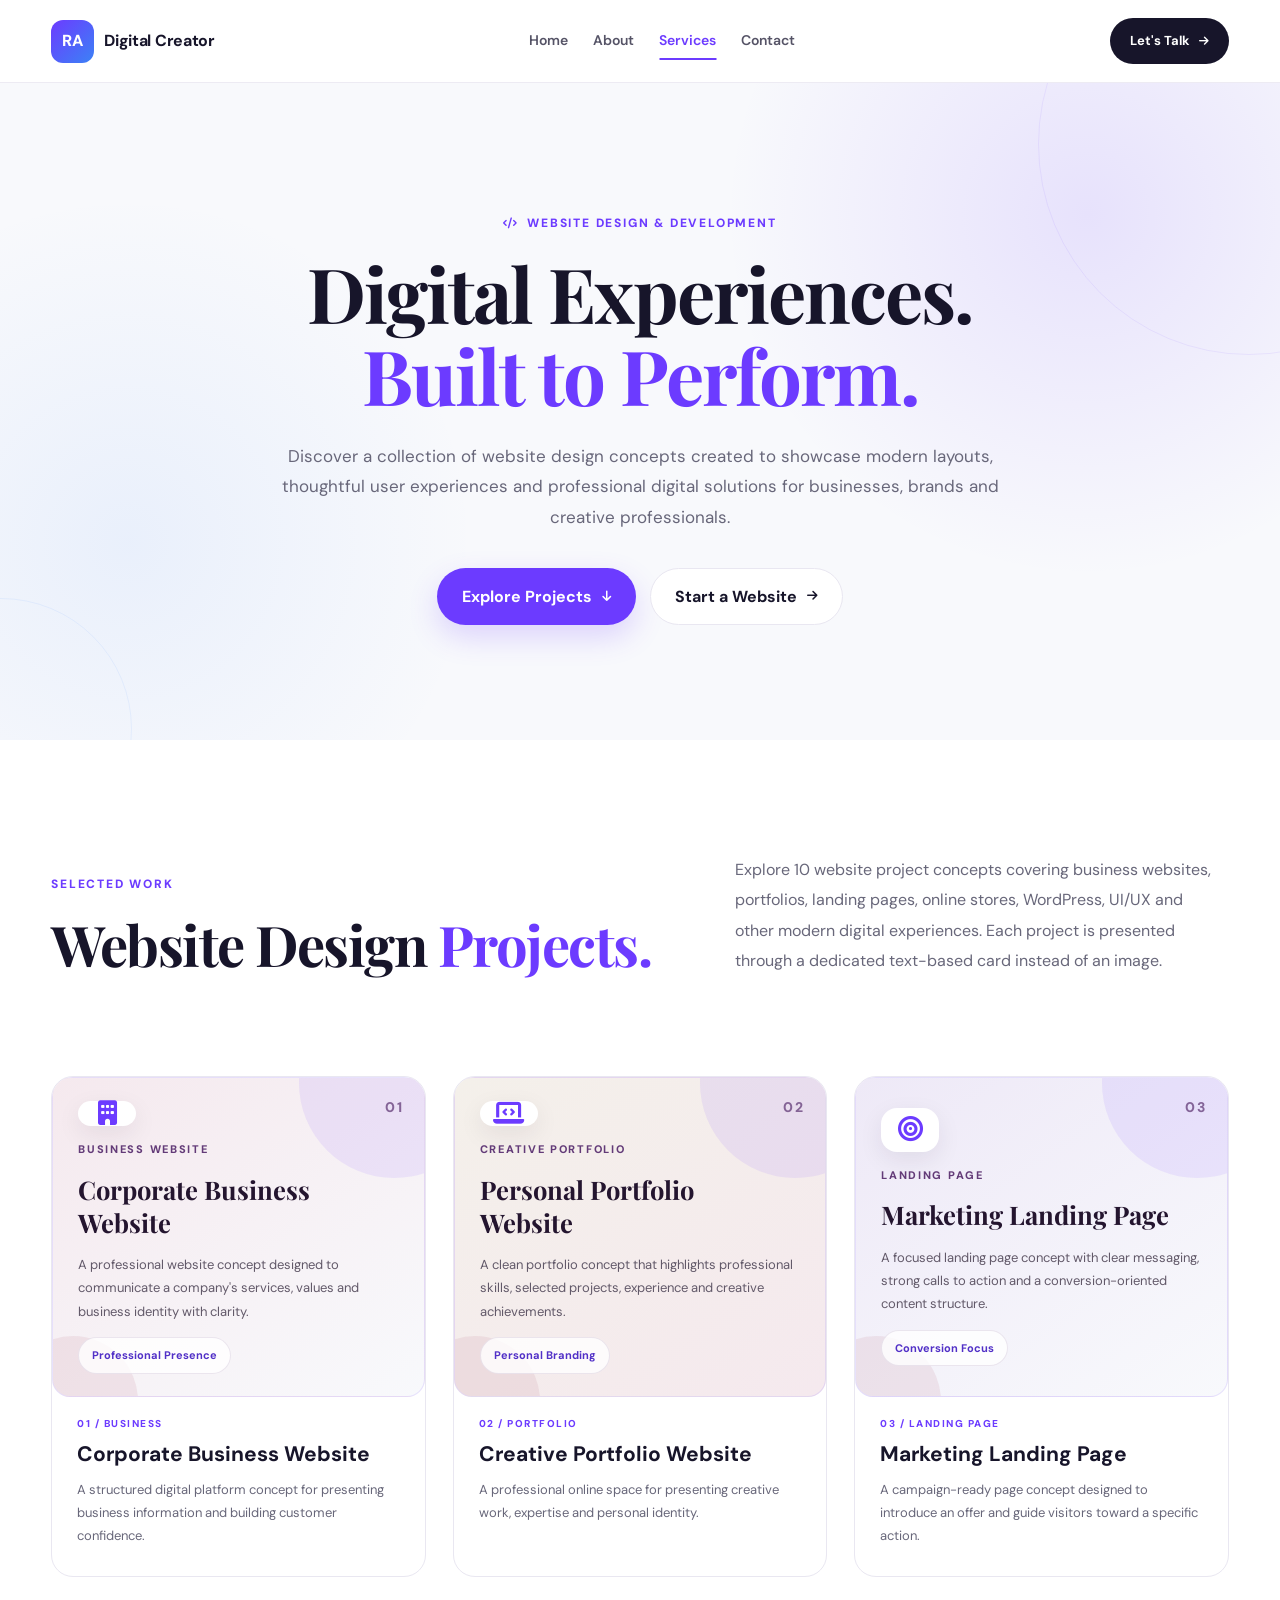
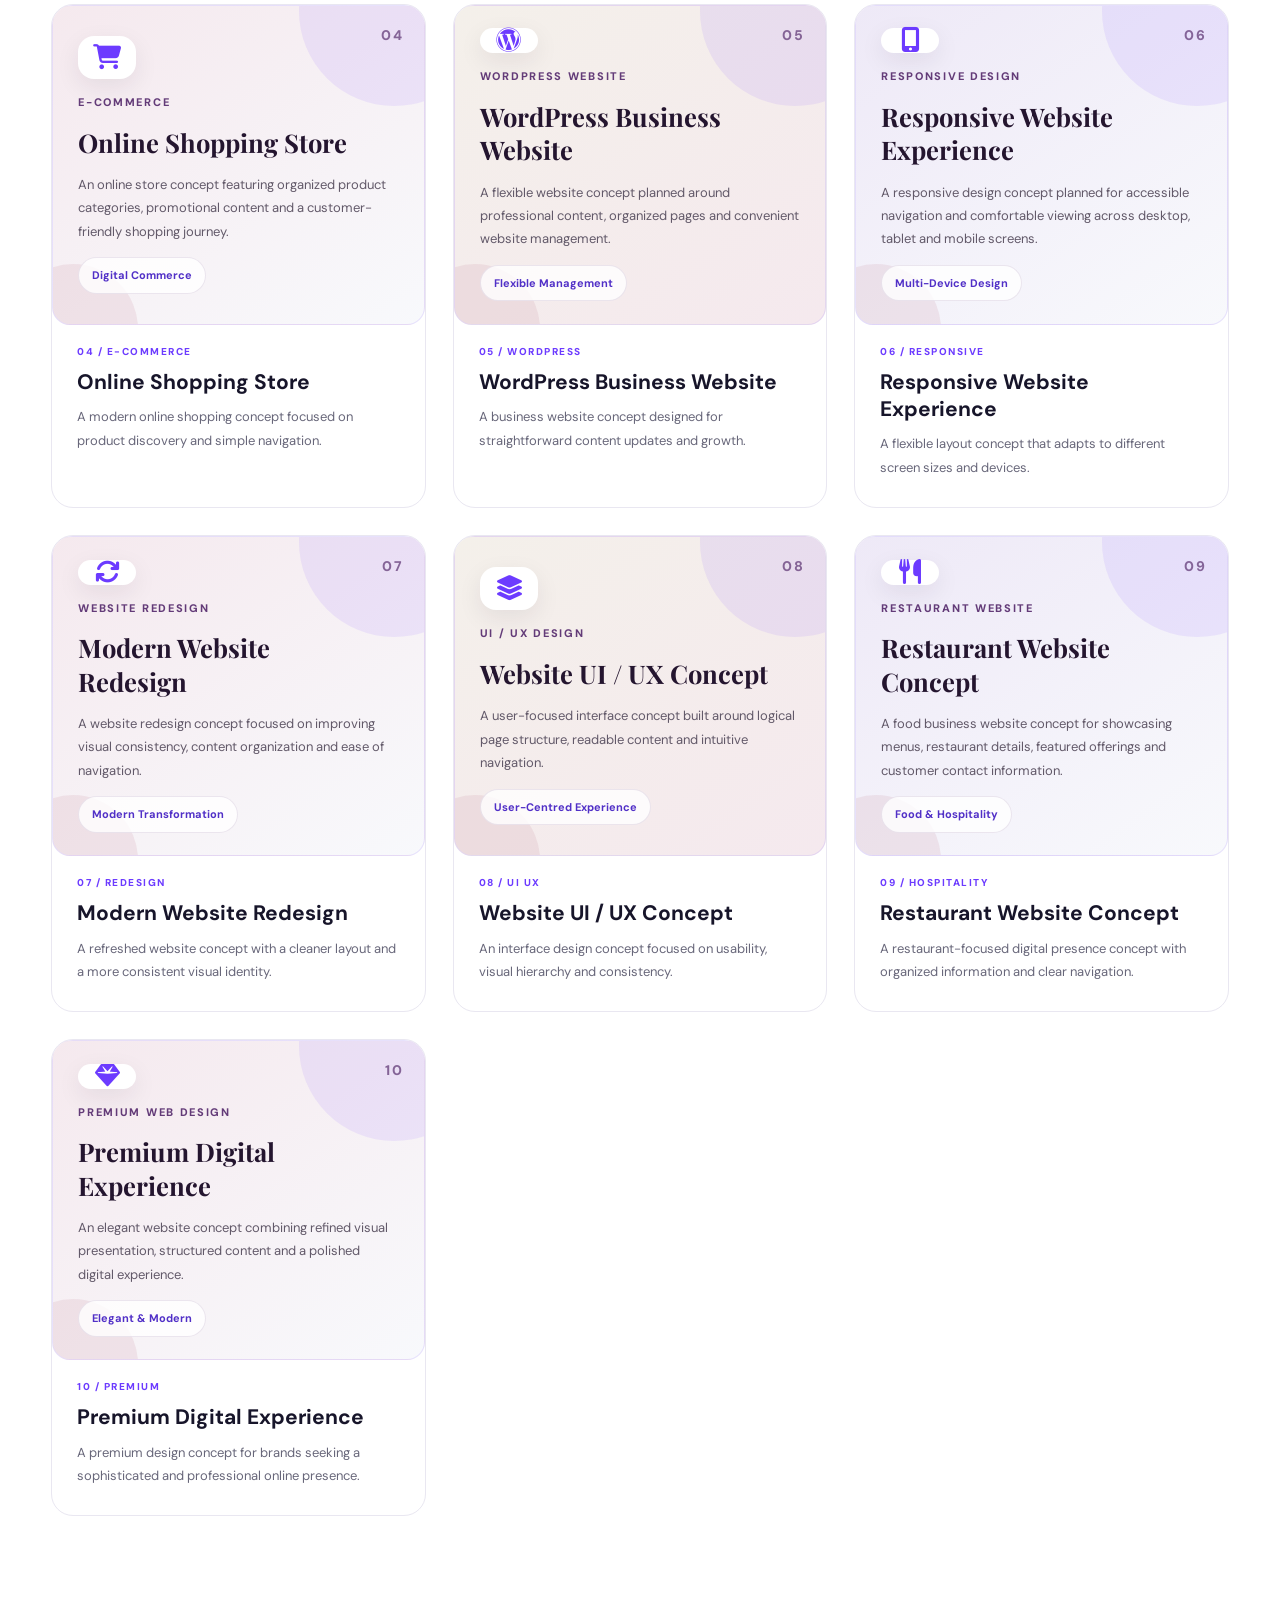
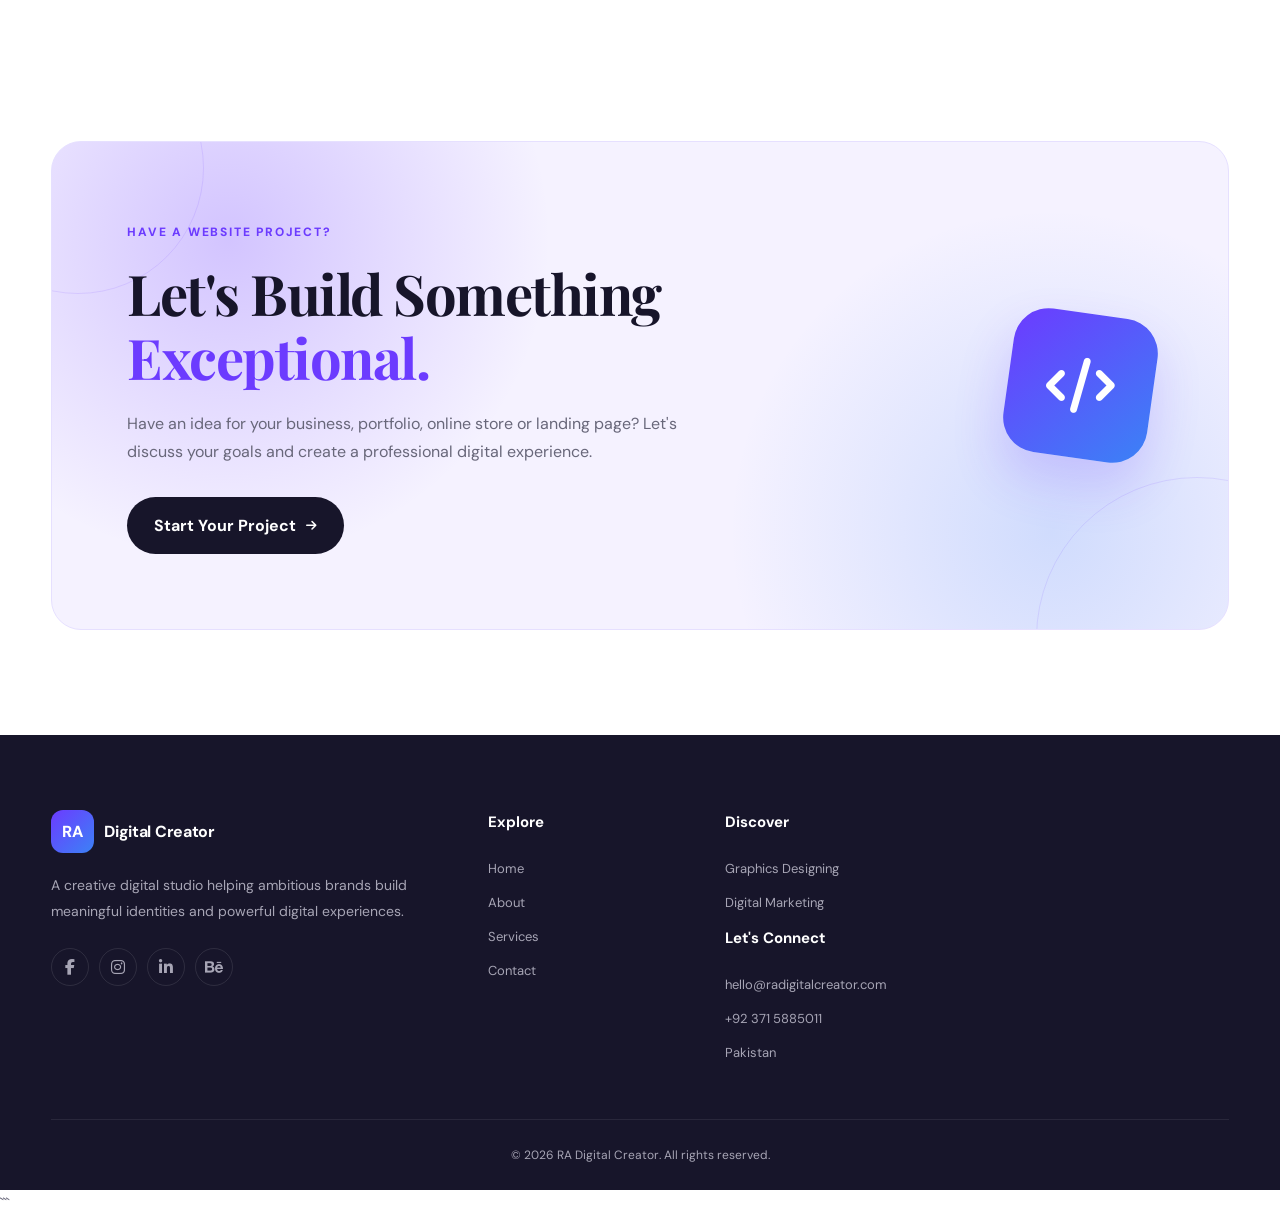
<file: website designing.html>
<!DOCTYPE html>
<html lang="en">

<head>
    <meta charset="UTF-8">
    <meta name="viewport" content="width=device-width, initial-scale=1.0">

    <meta name="description"
        content="Explore website design and development projects by RA Digital Creator, including business websites, portfolio websites, landing pages, e-commerce stores and UI/UX concepts.">

    <title>Website Design & Development | RA Digital Creator</title>

    <link rel="stylesheet" href="stylesheet/website designing.css">

    <!-- Google Fonts -->
    <link rel="preconnect" href="https://fonts.googleapis.com">
    <link rel="preconnect" href="https://fonts.gstatic.com" crossorigin>

    <link href="https://fonts.googleapis.com/css2?family=DM+Sans:wght@400;500;600;700;800&family=Playfair+Display:wght@500;600;700&display=swap"
        rel="stylesheet">

    <!-- Font Awesome -->
    <link rel="stylesheet"
        href="https://cdnjs.cloudflare.com/ajax/libs/font-awesome/6.6.0/css/all.min.css">
</head>

<body>

<!-- ===================== HEADER ===================== -->

<header class="header">

    <div class="container nav-container">

        <a href="index.html" class="logo">
            <span>RA</span>
            <strong>Digital Creator</strong>
        </a>

        <nav class="navbar">
            <a href="index.html">Home</a>
            <a href="about.html">About</a>
            <a href="services.html" class="active">Services</a>
            <a href="Contact.html">Contact</a>
        </nav>

        <a href="Contact.html" class="nav-btn">
            Let's Talk
            <i class="fa-solid fa-arrow-right"></i>
        </a>

        <button class="menu-btn" id="menuBtn" aria-label="Open navigation menu"
            aria-expanded="false">
            <i class="fa-solid fa-bars"></i>
        </button>

    </div>

</header>


<!-- ===================== MAIN ===================== -->

<main>

    <!-- ===================== HERO ===================== -->

    <section class="website-hero">

        <div class="hero-shape shape-one"></div>
        <div class="hero-shape shape-two"></div>

        <div class="container">

            <div class="website-hero-content">

                <span class="section-tag">
                    <i class="fa-solid fa-code"></i>
                    Website Design & Development
                </span>

                <h1>
                    Digital Experiences.
                    <span>Built to Perform.</span>
                </h1>

                <p>
                    Discover a collection of website design concepts created
                    to showcase modern layouts, thoughtful user experiences
                    and professional digital solutions for businesses,
                    brands and creative professionals.
                </p>

                <div class="hero-buttons">

                    <a href="website designing.html" class="primary-btn">
                        Explore Projects
                        <i class="fa-solid fa-arrow-down"></i>
                    </a>

                    <a href="Contact.html" class="secondary-btn">
                        Start a Website
                        <i class="fa-solid fa-arrow-right"></i>
                    </a>

                </div>

            </div>

        </div>

    </section>


    <!-- ===================== PROJECT INTRO ===================== -->

    <section class="projects-intro">

        <div class="container">

            <div class="project-heading">

                <div>

                    <span class="section-tag">
                        Selected Work
                    </span>

                    <h2>
                        Website Design
                        <span>Projects.</span>
                    </h2>

                </div>

                <p>
                    Explore 10 website project concepts covering business
                    websites, portfolios, landing pages, online stores,
                    WordPress, UI/UX and other modern digital experiences.
                    Each project is presented through a dedicated text-based
                    card instead of an image.
                </p>

            </div>

        </div>

    </section>


    <!-- ===================== WEBSITE PROJECTS ===================== -->

    <section class="website-projects" id="website-projects">

        <div class="container">

            <div class="project-grid">

                <!-- PROJECT 01 -->

                <article class="project-card business">

                    <div class="project-image text-project-card">

                        <span class="project-number">01</span>

                        <div class="project-icon">
                            <i class="fa-solid fa-building"></i>
                        </div>

                        <span class="project-category">
                            BUSINESS WEBSITE
                        </span>

                        <h3>Corporate Business Website</h3>

                        <p>
                            A professional website concept designed to
                            communicate a company's services, values and
                            business identity with clarity.
                        </p>

                        <span class="project-label">
                            Professional Presence
                        </span>

                    </div>

                    <div class="project-info">

                        <small>01 / BUSINESS</small>

                        <h3>Corporate Business Website</h3>

                        <p>
                            A structured digital platform concept for
                            presenting business information and building
                            customer confidence.
                        </p>

                    </div>

                </article>


                <!-- PROJECT 02 -->

                <article class="project-card portfolio">

                    <div class="project-image text-project-card">

                        <span class="project-number">02</span>

                        <div class="project-icon">
                            <i class="fa-solid fa-laptop-code"></i>
                        </div>

                        <span class="project-category">
                            CREATIVE PORTFOLIO
                        </span>

                        <h3>Personal Portfolio Website</h3>

                        <p>
                            A clean portfolio concept that highlights
                            professional skills, selected projects,
                            experience and creative achievements.
                        </p>

                        <span class="project-label">
                            Personal Branding
                        </span>

                    </div>

                    <div class="project-info">

                        <small>02 / PORTFOLIO</small>

                        <h3>Creative Portfolio Website</h3>

                        <p>
                            A professional online space for presenting
                            creative work, expertise and personal identity.
                        </p>

                    </div>

                </article>


                <!-- PROJECT 03 -->

                <article class="project-card landing">

                    <div class="project-image text-project-card">

                        <span class="project-number">03</span>

                        <div class="project-icon">
                            <i class="fa-solid fa-bullseye"></i>
                        </div>

                        <span class="project-category">
                            LANDING PAGE
                        </span>

                        <h3>Marketing Landing Page</h3>

                        <p>
                            A focused landing page concept with clear
                            messaging, strong calls to action and a
                            conversion-oriented content structure.
                        </p>

                        <span class="project-label">
                            Conversion Focus
                        </span>

                    </div>

                    <div class="project-info">

                        <small>03 / LANDING PAGE</small>

                        <h3>Marketing Landing Page</h3>

                        <p>
                            A campaign-ready page concept designed to
                            introduce an offer and guide visitors toward
                            a specific action.
                        </p>

                    </div>

                </article>


                <!-- PROJECT 04 -->

                <article class="project-card ecommerce">

                    <div class="project-image text-project-card">

                        <span class="project-number">04</span>

                        <div class="project-icon">
                            <i class="fa-solid fa-cart-shopping"></i>
                        </div>

                        <span class="project-category">
                            E-COMMERCE
                        </span>

                        <h3>Online Shopping Store</h3>

                        <p>
                            An online store concept featuring organized
                            product categories, promotional content and
                            a customer-friendly shopping journey.
                        </p>

                        <span class="project-label">
                            Digital Commerce
                        </span>

                    </div>

                    <div class="project-info">

                        <small>04 / E-COMMERCE</small>

                        <h3>Online Shopping Store</h3>

                        <p>
                            A modern online shopping concept focused on
                            product discovery and simple navigation.
                        </p>

                    </div>

                </article>


                <!-- PROJECT 05 -->

                <article class="project-card wordpress">

                    <div class="project-image text-project-card">

                        <span class="project-number">05</span>

                        <div class="project-icon">
                            <i class="fa-brands fa-wordpress"></i>
                        </div>

                        <span class="project-category">
                            WORDPRESS WEBSITE
                        </span>

                        <h3>WordPress Business Website</h3>

                        <p>
                            A flexible website concept planned around
                            professional content, organized pages and
                            convenient website management.
                        </p>

                        <span class="project-label">
                            Flexible Management
                        </span>

                    </div>

                    <div class="project-info">

                        <small>05 / WORDPRESS</small>

                        <h3>WordPress Business Website</h3>

                        <p>
                            A business website concept designed for
                            straightforward content updates and growth.
                        </p>

                    </div>

                </article>


                <!-- PROJECT 06 -->

                <article class="project-card uiux">

                    <div class="project-image text-project-card">

                        <span class="project-number">06</span>

                        <div class="project-icon">
                            <i class="fa-solid fa-mobile-screen-button"></i>
                        </div>

                        <span class="project-category">
                            RESPONSIVE DESIGN
                        </span>

                        <h3>Responsive Website Experience</h3>

                        <p>
                            A responsive design concept planned for
                            accessible navigation and comfortable viewing
                            across desktop, tablet and mobile screens.
                        </p>

                        <span class="project-label">
                            Multi-Device Design
                        </span>

                    </div>

                    <div class="project-info">

                        <small>06 / RESPONSIVE</small>

                        <h3>Responsive Website Experience</h3>

                        <p>
                            A flexible layout concept that adapts to
                            different screen sizes and devices.
                        </p>

                    </div>

                </article>


                <!-- PROJECT 07 -->

                <article class="project-card business">

                    <div class="project-image text-project-card">

                        <span class="project-number">07</span>

                        <div class="project-icon">
                            <i class="fa-solid fa-arrows-rotate"></i>
                        </div>

                        <span class="project-category">
                            WEBSITE REDESIGN
                        </span>

                        <h3>Modern Website Redesign</h3>

                        <p>
                            A website redesign concept focused on
                            improving visual consistency, content
                            organization and ease of navigation.
                        </p>

                        <span class="project-label">
                            Modern Transformation
                        </span>

                    </div>

                    <div class="project-info">

                        <small>07 / REDESIGN</small>

                        <h3>Modern Website Redesign</h3>

                        <p>
                            A refreshed website concept with a cleaner
                            layout and a more consistent visual identity.
                        </p>

                    </div>

                </article>


                <!-- PROJECT 08 -->

                <article class="project-card uiux">

                    <div class="project-image text-project-card">

                        <span class="project-number">08</span>

                        <div class="project-icon">
                            <i class="fa-solid fa-layer-group"></i>
                        </div>

                        <span class="project-category">
                            UI / UX DESIGN
                        </span>

                        <h3>Website UI / UX Concept</h3>

                        <p>
                            A user-focused interface concept built around
                            logical page structure, readable content and
                            intuitive navigation.
                        </p>

                        <span class="project-label">
                            User-Centred Experience
                        </span>

                    </div>

                    <div class="project-info">

                        <small>08 / UI UX</small>

                        <h3>Website UI / UX Concept</h3>

                        <p>
                            An interface design concept focused on
                            usability, visual hierarchy and consistency.
                        </p>

                    </div>

                </article>


                <!-- PROJECT 09 -->

                <article class="project-card business">

                    <div class="project-image text-project-card">

                        <span class="project-number">09</span>

                        <div class="project-icon">
                            <i class="fa-solid fa-utensils"></i>
                        </div>

                        <span class="project-category">
                            RESTAURANT WEBSITE
                        </span>

                        <h3>Restaurant Website Concept</h3>

                        <p>
                            A food business website concept for showcasing
                            menus, restaurant details, featured offerings
                            and customer contact information.
                        </p>

                        <span class="project-label">
                            Food & Hospitality
                        </span>

                    </div>

                    <div class="project-info">

                        <small>09 / HOSPITALITY</small>

                        <h3>Restaurant Website Concept</h3>

                        <p>
                            A restaurant-focused digital presence concept
                            with organized information and clear navigation.
                        </p>

                    </div>

                </article>


                <!-- PROJECT 10 -->

                <article class="project-card uiux">

                    <div class="project-image text-project-card">

                        <span class="project-number">10</span>

                        <div class="project-icon">
                            <i class="fa-solid fa-gem"></i>
                        </div>

                        <span class="project-category">
                            PREMIUM WEB DESIGN
                        </span>

                        <h3>Premium Digital Experience</h3>

                        <p>
                            An elegant website concept combining refined
                            visual presentation, structured content and
                            a polished digital experience.
                        </p>

                        <span class="project-label">
                            Elegant & Modern
                        </span>

                    </div>

                    <div class="project-info">

                        <small>10 / PREMIUM</small>

                        <h3>Premium Digital Experience</h3>

                        <p>
                            A premium design concept for brands seeking
                            a sophisticated and professional online presence.
                        </p>

                    </div>

                </article>

            </div>

        </div>

    </section>


    <!-- ===================== CTA ===================== -->

    <section class="website-cta">

        <div class="container">

            <div class="cta-box">

                <div>

                    <span class="section-tag">
                        Have a Website Project?
                    </span>

                    <h2>
                        Let's Build Something
                        <span>Exceptional.</span>
                    </h2>

                    <p>
                        Have an idea for your business, portfolio, online
                        store or landing page? Let's discuss your goals
                        and create a professional digital experience.
                    </p>

                    <a href="Contact.html" class="cta-btn">
                        Start Your Project
                        <i class="fa-solid fa-arrow-right"></i>
                    </a>

                </div>

                <div class="cta-symbol">
                    <i class="fa-solid fa-code"></i>
                </div>

            </div>

        </div>

    </section>

</main>


<!-- ===================== FOOTER ===================== -->

<footer class="footer">

    <div class="container">

        <div class="footer-grid">

            <!-- BRAND -->

            <div class="footer-brand">

                <a href="index.html" class="logo">
                    <span>RA</span>
                    <strong>Digital Creator</strong>
                </a>

                <p>
                    A creative digital studio helping ambitious brands
                    build meaningful identities and powerful digital
                    experiences.
                </p>

                <div class="social-links">

                    <a href="https://www.facebook.com/parveenriffa" aria-label="Facebook">
                        <i class="fa-brands fa-facebook-f"></i>
                    </a>

                    <a href="https://www.instagram.com/riffataslam445/" aria-label="Instagram">
                        <i class="fa-brands fa-instagram"></i>
                    </a>

                    <a href="https://www.linkedin.com/in/ra-digital-creator-26b2b2399/" aria-label="LinkedIn">
                        <i class="fa-brands fa-linkedin-in"></i>
                    </a>

                    <a href="https://www.behance.net/riffataslam2" aria-label="Behance">
                        <i class="fa-brands fa-behance"></i>
                    </a>

                </div>

            </div>


            <!-- EXPLORE -->

            <div class="footer-column">

                <h3>Explore</h3>

                <a href="index.html">Home</a>
                <a href="about.html">About</a>
                <a href="services.html">Services</a>
                <a href="Contact.html">Contact</a>

            </div>


            <!-- DISCOVER -->

            <div class="footer-column">

                <h3>Discover</h3>

                <a href="graphic design.html">Graphics Designing</a>
                <a href="Digital marketin.html">Digital Marketing</a>
                <a href="website designing.html>Website designing</a>
            </div>


            <!-- CONTACT -->

            <div class="footer-column">

                <h3>Let's Connect</h3>

                <a href="mailto:hello@radigitalcreator.com">
                    hello@radigitalcreator.com
                </a>

                <a href="tel:+923715885011">
                    +92 371 5885011
                </a>

                <span>Pakistan</span>

            </div>

        </div>


        <!-- FOOTER BOTTOM -->

        <div class="footer-bottom">

            <p>
                © 2026 RA Digital Creator. All rights reserved.
            </p>

        </div>

    </div>

</footer>


<!-- ===================== MOBILE MENU ===================== -->

<script>

const menuBtn = document.getElementById("menuBtn");
const navbar = document.querySelector(".navbar");

if (menuBtn && navbar) {

    menuBtn.addEventListener("click", function () {

        const isOpen = navbar.classList.toggle("show");

        menuBtn.setAttribute("aria-expanded", isOpen);

        const icon = menuBtn.querySelector("i");

        if (icon) {
            icon.classList.toggle("fa-bars", !isOpen);
            icon.classList.toggle("fa-xmark", isOpen);
        }

    });

    navbar.querySelectorAll("a").forEach(function (link) {

        link.addEventListener("click", function () {

            navbar.classList.remove("show");

            menuBtn.setAttribute("aria-expanded", "false");

            const icon = menuBtn.querySelector("i");

            if (icon) {
                icon.classList.remove("fa-xmark");
                icon.classList.add("fa-bars");
            }

        });

    });

}

</script>

</body>
</html>
```
</file>
<file: stylesheet/Home.css>
/* =========================================================
   RA DIGITAL CREATOR
   HOME PAGE — HOME.CSS

   Elegant Modern Agency
   Premium Light Theme
   Purple + Blue Color System
========================================================= */


/* =========================================================
   COLOR SYSTEM
========================================================= */

:root {

    --primary: #6C3BFF;
    --primary-dark: #5130C7;
    --secondary: #3B82F6;

    --heading: #17152A;
    --text: #68677A;
    --text-light: #9291A1;

    --white: #FFFFFF;

    --background: #F8F9FC;
    --soft-bg: #F2EFFF;

    --border: #E9E7F1;
    --border-light: #F0EEF5;

    --shadow:
        0 25px 70px rgba(35, 28, 72, 0.08);

    --shadow-hover:
        0 35px 90px rgba(35, 28, 72, 0.14);

    --container: 1240px;

    --transition: all 0.35s ease;
}


/* =========================================================
   RESET
========================================================= */

* {
    margin: 0;
    padding: 0;
    box-sizing: border-box;
}

html {
    scroll-behavior: smooth;
}

body {
    font-family: "DM Sans", sans-serif;

    background: var(--background);

    color: var(--text);

    line-height: 1.7;

    overflow-x: hidden;
}

img {
    max-width: 100%;
    display: block;
}

a {
    color: inherit;
    text-decoration: none;
}

button,
input,
textarea,
select {
    font-family: inherit;
}

button {
    border: none;
    background: none;
}

::selection {
    background: var(--primary);
    color: var(--white);
}


/* =========================================================
   CONTAINER
========================================================= */

.container {
    width: min(92%, var(--container));

    margin: 0 auto;
}


/* =========================================================
   TYPOGRAPHY
========================================================= */

h1,
h2,
h3,
h4 {
    font-family: "Playfair Display", serif;

    color: var(--heading);

    line-height: 1.15;
}

p {
    color: var(--text);
}


/* =========================================================
   EYEBROW
========================================================= */

.eyebrow {
    display: inline-flex;

    align-items: center;

    gap: 10px;

    margin-bottom: 20px;

    color: var(--primary);

    font-size: 11px;

    font-weight: 700;

    letter-spacing: 2.2px;
}

.eyebrow::before {
    content: "";

    width: 30px;
    height: 2px;

    border-radius: 10px;

    background:
        linear-gradient(
            90deg,
            var(--primary),
            var(--secondary)
        );
}


/* =========================================================
   BUTTONS
========================================================= */

.btn {
    display: inline-flex;

    align-items: center;
    justify-content: center;

    gap: 12px;

    min-height: 52px;

    padding: 0 25px;

    border-radius: 8px;

    font-size: 14px;

    font-weight: 700;

    cursor: pointer;

    transition: var(--transition);
}

.btn span {
    font-size: 18px;

    line-height: 1;

    transition:
        transform 0.3s ease;
}

.btn:hover span {
    transform:
        translate(3px, -3px);
}


/* =========================================================
   PRIMARY BUTTON
========================================================= */

.btn-primary {
    background: var(--heading);

    color: var(--white);

    box-shadow:
        0 12px 30px rgba(23, 21, 42, 0.14);
}

.btn-primary:hover {
    background: var(--primary);

    transform:
        translateY(-3px);

    box-shadow:
        0 18px 38px
        rgba(108, 59, 255, 0.22);
}


/* =========================================================
   OUTLINE BUTTON
========================================================= */

.btn-outline {
    background: transparent;

    color: var(--heading);

    border:
        1px solid
        var(--heading);
}

.btn-outline:hover {
    background: var(--heading);

    color: var(--white);

    transform:
        translateY(-3px);
}


/* =========================================================
   LIGHT BUTTON
========================================================= */

.btn-light {
    background: var(--white);

    color: var(--heading);

    box-shadow:
        0 15px 40px
        rgba(0, 0, 0, 0.12);
}

.btn-light:hover {
    background: var(--primary);

    color: var(--white);

    transform:
        translateY(-3px);
}


/* =========================================================
   HEADER
========================================================= */

.header {
    position: relative;

    z-index: 1000;

    width: 100%;

    background:
        rgba(248, 249, 252, 0.94);

    border-bottom:
        1px solid
        var(--border-light);

    backdrop-filter: blur(15px);

    -webkit-backdrop-filter: blur(15px);
}


/* =========================================================
   NAV CONTAINER
========================================================= */

.nav-container {
    position: relative;

    min-height: 86px;

    display: flex;

    align-items: center;

    justify-content: space-between;

    gap: 30px;
}


/* =========================================================
   LOGO
========================================================= */

.logo {
    display: inline-flex;

    align-items: center;

    gap: 12px;

    flex-shrink: 0;

    color: var(--heading);
}

.logo > span {
    width: 46px;
    height: 46px;

    display: flex;

    align-items: center;
    justify-content: center;

    border-radius: 11px;

    background:
        linear-gradient(
            135deg,
            var(--primary),
            var(--secondary)
        );

    color: var(--white);

    font-family:
        "Playfair Display",
        serif;

    font-size: 18px;

    font-weight: 700;

    box-shadow:
        0 10px 25px
        rgba(108, 59, 255, 0.20);
}

.logo > strong {
    color: var(--heading);

    font-family:
        "DM Sans",
        sans-serif;

    font-size: 13px;

    line-height: 1;

    letter-spacing: 1.2px;
}
.navbar {
    display: flex;
    align-items: center;
    justify-content: center;
    gap: 27px;
}

.navbar a {
    position: relative;
    padding: 30px 0;
    color: #68677A;
    font-size: 13px;
    font-weight: 600;
    transition: color 0.25s ease;
}

.navbar a::after {
    content: "";
    position: absolute;
    left: 0;
    bottom: 22px;
    width: 0;
    height: 2px;
    border-radius: 10px;
    background: #6C3BFF;
    transition: width 0.25s ease;
}

.navbar a:hover,
.navbar a.active {
    color: #6C3BFF;
}

.navbar a:hover::after,
.navbar a.active::after {
    width: 100%;
}
.nav-btn {
    display: inline-flex;
    align-items: center;
    justify-content: center;
    gap: 9px;
    min-height: 44px;
    padding: 0 20px;
    border-radius: 100px;
    background: #17152A;
    color: #FFFFFF;
    font-size: 13px;
    font-weight: 700;
    white-space: nowrap;
    transition:
        transform 0.25s ease,
        background 0.25s ease,
        box-shadow 0.25s ease;
}

.nav-btn i {
    font-size: 11px;
    transition: transform 0.25s ease;
}

.nav-btn:hover {
    background: #6C3BFF;
    transform: translateY(-2px);
    box-shadow: 0 10px 24px rgba(108, 59, 255, 0.2);
}

.nav-btn:hover i {
    transform: translateX(3px);
}


/* =========================================================
   NAVIGATION
========================================================= */




/* =========================================================
   MOBILE MENU
========================================================= */

.menu-btn {
    display: none;

    width: 44px;
    height: 44px;

    align-items: center;

    justify-content: center;

    border:
        1px solid
        var(--border);

    border-radius: 8px;

    color: var(--heading);

    font-size: 20px;

    cursor: pointer;

    transition: var(--transition);
}

.menu-btn:hover {
    background: var(--soft-bg);

    color: var(--primary);

    border-color: var(--primary);
}


/* =========================================================
   HERO
========================================================= */

.hero {
    position: relative;

    padding:
        110px 0 125px;

    background:

        radial-gradient(
            circle at 85% 20%,
            rgba(108, 59, 255, 0.07),
            transparent 28%
        ),

        radial-gradient(
            circle at 15% 85%,
            rgba(59, 130, 246, 0.05),
            transparent 25%
        ),

        var(--background);

    overflow: hidden;
}


/* =========================================================
   HERO GRID
========================================================= */

.hero-grid {
    display: grid;

    grid-template-columns:
        1.02fr 0.98fr;

    align-items: center;

    gap: 80px;
}


/* =========================================================
   HERO CONTENT
========================================================= */

.hero-content {
    position: relative;

    z-index: 2;
}

.hero-content h1 {
    max-width: 700px;

    margin-bottom: 28px;

    font-size:
        clamp(52px, 6vw, 82px);

    font-weight: 600;

    letter-spacing: -2px;
}

.hero-content h1 span {
    display: block;

    background:
        linear-gradient(
            100deg,
            var(--primary),
            var(--secondary)
        );

    -webkit-background-clip: text;

    background-clip: text;

    -webkit-text-fill-color: transparent;
}

.hero-description {
    max-width: 620px;

    margin-bottom: 34px;

    color: var(--text);

    font-size: 17px;

    line-height: 1.9;
}


/* =========================================================
   HERO BUTTONS
========================================================= */

.hero-buttons {
    display: flex;

    align-items: center;

    gap: 14px;

    margin-bottom: 34px;
}


/* =========================================================
   HERO NOTE
========================================================= */

.hero-note {
    display: flex;

    align-items: center;

    gap: 10px;

    color: var(--text-light);

    font-size: 10px;

    font-weight: 700;

    letter-spacing: 1.5px;
}

.hero-note .dot {
    width: 8px;
    height: 8px;

    border-radius: 50%;

    background: var(--secondary);

    box-shadow:
        0 0 0 5px
        rgba(59, 130, 246, 0.10);
}


/* =========================================================
   HERO VISUAL
========================================================= */

.hero-visual {
    position: relative;

    min-height: 530px;

    display: flex;

    align-items: center;

    justify-content: center;
}


/* =========================================================
   HERO DECORATIONS
========================================================= */

.hero-decoration {
    position: absolute;

    border-radius: 50%;

    pointer-events: none;
}

.hero-decoration-one {
    width: 360px;
    height: 360px;

    right: 0;
    top: 15px;

    background:
        rgba(108, 59, 255, 0.08);
}

.hero-decoration-two {
    width: 210px;
    height: 210px;

    left: 20px;
    bottom: 10px;

    border:
        1px solid
        rgba(59, 130, 246, 0.35);

    background:
        rgba(59, 130, 246, 0.04);
}


/* =========================================================
   WEBSITE MOCKUP
========================================================= */

.website-mockup {
    position: relative;

    z-index: 3;

    width: min(100%, 500px);

    min-height: 410px;

    overflow: hidden;

    border-radius: 18px;

    background:
        linear-gradient(
            145deg,
            #FFFFFF 0%,
            #F8F9FC 58%,
            #F2EFFF 100%
        );

    border:
        1px solid
        var(--border);

    box-shadow: var(--shadow);

    transform:
        rotate(1.5deg);

    transition: var(--transition);
}

.website-mockup:hover {
    transform:
        rotate(0deg)
        translateY(-8px);

    box-shadow:
        var(--shadow-hover);
}


/* =========================================================
   MOCKUP TOP BAR
========================================================= */

.mockup-topbar {
    height: 48px;

    display: flex;

    align-items: center;

    gap: 7px;

    padding: 0 18px;

    background:
        rgba(255, 255, 255, 0.8);

    border-bottom:
        1px solid
        var(--border-light);
}

.mockup-topbar span {
    width: 8px;
    height: 8px;

    border-radius: 50%;

    background: var(--border);
}

.mockup-topbar span:nth-child(1) {
    background:
        rgba(108, 59, 255, 0.30);
}

.mockup-topbar span:nth-child(2) {
    background:
        rgba(59, 130, 246, 0.30);
}

.mockup-topbar span:nth-child(3) {
    background:
        rgba(23, 21, 42, 0.18);
}


/* =========================================================
   MOCKUP CONTENT
========================================================= */

.mockup-content {
    min-height: 362px;

    display: flex;

    flex-direction: column;

    justify-content: center;

    padding: 55px 48px;
}

.mockup-small-title {
    margin-bottom: 16px;

    color: var(--primary);

    font-size: 10px;

    font-weight: 800;

    letter-spacing: 2px;
}

.mockup-content h2 {
    margin-bottom: 18px;

    font-size: 55px;

    font-weight: 600;

    letter-spacing: -1.5px;
}

.mockup-content h2 span {
    display: block;

    background:
        linear-gradient(
            100deg,
            var(--primary),
            var(--secondary)
        );

    -webkit-background-clip: text;

    background-clip: text;

    -webkit-text-fill-color: transparent;
}

.mockup-content p {
    max-width: 350px;

    color: var(--text);

    font-size: 13px;

    line-height: 1.8;
}


/* =========================================================
   MOCKUP LINE
========================================================= */

.mockup-line {
    width: 100%;
    height: 1px;

    margin:
        35px 0 22px;

    background:
        linear-gradient(
            90deg,
            var(--primary),
            var(--secondary),
            transparent
        );
}


/* =========================================================
   MOCKUP FOOTER
========================================================= */

.mockup-footer {
    display: flex;

    align-items: center;

    justify-content: space-between;

    color: var(--text-light);

    font-size: 9px;

    font-weight: 700;

    letter-spacing: 1.5px;
}


/* =========================================================
   FEATURED SERVICES
========================================================= */

.featured-services {
    position: relative;

    padding:
        115px 0 120px;

    background: var(--white);

    overflow: hidden;
}


/* =========================================================
   FEATURED SERVICES BACKGROUND
========================================================= */

.featured-services::before {
    content: "";

    position: absolute;

    width: 420px;
    height: 420px;

    right: -220px;
    top: -170px;

    border-radius: 50%;

    background:
        rgba(108, 59, 255, 0.045);

    pointer-events: none;
}

.featured-services::after {
    content: "";

    position: absolute;

    width: 260px;
    height: 260px;

    left: -150px;
    bottom: -130px;

    border-radius: 50%;

    border:
        1px solid
        rgba(59, 130, 246, 0.12);

    pointer-events: none;
}


/* =========================================================
   SECTION HEADING
========================================================= */

.section-heading {
    position: relative;

    z-index: 2;

    max-width: 720px;

    margin-bottom: 55px;
}

.section-heading h2 {
    margin-bottom: 20px;

    font-size:
        clamp(40px, 5vw, 62px);

    font-weight: 600;

    letter-spacing: -1px;
}

.section-heading h2 span {
    display: block;

    color: var(--primary);
}

.section-heading p {
    max-width: 650px;

    font-size: 16px;

    line-height: 1.9;
}


/* =========================================================
   SERVICES GRID
========================================================= */

.featured-services-grid {
    position: relative;

    z-index: 2;

    display: grid;

    grid-template-columns:
        repeat(3, 1fr);

    gap: 22px;
}


/* =========================================================
   SERVICE CARD
========================================================= */

.featured-service-card {
    position: relative;

    min-height: 390px;

    display: flex;

    flex-direction: column;

    justify-content: space-between;

    padding: 32px;

    overflow: hidden;

    background: var(--background);

    border:
        1px solid
        var(--border);

    border-radius: 16px;

    transition:
        transform 0.4s ease,
        box-shadow 0.4s ease,
        border-color 0.4s ease,
        background 0.4s ease;
}


/* =========================================================
   CARD TOP GRADIENT LINE
========================================================= */

.featured-service-card::before {
    content: "";

    position: absolute;

    left: 0;
    top: 0;

    width: 100%;
    height: 3px;

    background:
        linear-gradient(
            90deg,
            var(--primary),
            var(--secondary)
        );

    transform:
        scaleX(0);

    transform-origin: left;

    transition:
        transform 0.4s ease;
}


/* =========================================================
   CARD GLOW
========================================================= */

.featured-service-card::after {
    content: "";

    position: absolute;

    width: 180px;
    height: 180px;

    right: -90px;
    top: -90px;

    border-radius: 50%;

    background:
        rgba(108, 59, 255, 0.08);

    opacity: 0;

    transition:
        opacity 0.4s ease;
}


/* =========================================================
   CARD HOVER
========================================================= */

.featured-service-card:hover {
    transform:
        translateY(-10px);

    background: var(--white);

    border-color:
        rgba(108, 59, 255, 0.25);

    box-shadow:
        var(--shadow-hover);
}

.featured-service-card:hover::before {
    transform:
        scaleX(1);
}

.featured-service-card:hover::after {
    opacity: 1;
}


/* =========================================================
   SERVICE CARD TOP
========================================================= */

.service-card-top {
    position: relative;

    z-index: 2;

    display: flex;

    align-items: flex-start;

    justify-content: space-between;

    margin-bottom: 35px;
}


/* =========================================================
   SERVICE ICON
========================================================= */

.service-icon {
    width: 58px;
    height: 58px;

    display: flex;

    align-items: center;
    justify-content: center;

    border-radius: 13px;

    background:
        linear-gradient(
            135deg,
            rgba(108, 59, 255, 0.12),
            rgba(59, 130, 246, 0.10)
        );

    border:
        1px solid
        rgba(108, 59, 255, 0.12);

    color: var(--primary);

    font-size: 21px;

    transition:
        transform 0.4s ease,
        background 0.4s ease,
        color 0.4s ease;
}

.featured-service-card:hover .service-icon {
    transform:
        translateY(-3px)
        rotate(-4deg);

    background:
        linear-gradient(
            135deg,
            var(--primary),
            var(--secondary)
        );

    color: var(--white);

    box-shadow:
        0 12px 25px
        rgba(108, 59, 255, 0.20);
}


/* =========================================================
   SERVICE NUMBER
========================================================= */

.service-number {
    position: relative;

    color:
        rgba(23, 21, 42, 0.18);

    font-family:
        "Playfair Display",
        serif;

    font-size: 34px;

    font-weight: 600;

    line-height: 1;

    transition:
        color 0.4s ease;
}

.featured-service-card:hover .service-number {
    color:
        rgba(108, 59, 255, 0.25);
}


/* =========================================================
   SERVICE CARD CONTENT
========================================================= */

.service-card-content {
    position: relative;

    z-index: 2;

    flex: 1;
}

.service-card-content h3 {
    margin-bottom: 15px;

    font-size: 28px;

    font-weight: 600;

    letter-spacing: -0.3px;

    transition:
        color 0.3s ease;
}

.featured-service-card:hover
.service-card-content h3 {
    color: var(--primary);
}

.service-card-content p {
    max-width: 340px;

    color: var(--text);

    font-size: 13px;

    line-height: 1.85;
}


/* =========================================================
   SERVICE CARD LINK
========================================================= */

.service-card-link {
    position: relative;

    z-index: 2;

    display: flex;

    align-items: center;

    justify-content: space-between;

    gap: 15px;

    margin-top: 30px;

    padding-top: 20px;

    border-top:
        1px solid
        var(--border);
}

.service-card-link span {
    color: var(--heading);

    font-size: 11px;

    font-weight: 800;

    letter-spacing: 1px;

    text-transform: uppercase;

    transition:
        color 0.3s ease;
}

.service-card-link i {
    width: 32px;
    height: 32px;

    display: flex;

    align-items: center;
    justify-content: center;

    border-radius: 50%;

    background: var(--white);

    border:
        1px solid
        var(--border);

    color: var(--heading);

    font-size: 11px;

    transition:
        transform 0.35s ease,
        background 0.35s ease,
        color 0.35s ease,
        border-color 0.35s ease;
}

.featured-service-card:hover
.service-card-link span {
    color: var(--primary);
}

.featured-service-card:hover
.service-card-link i {
    background: var(--primary);

    border-color: var(--primary);

    color: var(--white);

    transform:
        translate(3px, -3px);
}


/* =========================================================
   VIEW ALL SERVICES
========================================================= */

.services-view-all {
    position: relative;

    z-index: 2;

    display: flex;

    justify-content: center;

    margin-top: 48px;
}


/* =========================================================
   TEXT LINK
========================================================= */

.text-link {
    display: inline-flex;

    align-items: center;

    gap: 10px;

    padding-bottom: 4px;

    border-bottom:
        1px solid
        var(--heading);

    color: var(--heading);

    font-size: 13px;

    font-weight: 700;

    transition: var(--transition);
}

.text-link span {
    font-size: 17px;

    transition:
        transform 0.3s ease;
}

.text-link:hover {
    color: var(--primary);

    border-color: var(--primary);
}

.text-link:hover span {
    transform:
        translate(3px, -3px);
}


/* =========================================================
   PROFILE SECTION
========================================================= */

.profile-section {
    padding:
        120px 0;

    background: var(--white);

    border-top:
        1px solid
        var(--border-light);
}


/* =========================================================
   PROFILE GRID
========================================================= */

.profile-grid {
    display: grid;

    grid-template-columns:
        0.9fr 1.1fr;

    gap: 100px;

    align-items: start;
}


/* =========================================================
   PROFILE INTRO
========================================================= */

.profile-intro h2 {
    max-width: 550px;

    margin-bottom: 25px;

    font-size:
        clamp(40px, 4.5vw, 62px);

    font-weight: 600;

    letter-spacing: -1px;
}

.profile-intro h2 span {
    display: block;

    color: var(--primary);
}

.profile-intro > p {
    max-width: 500px;

    margin-bottom: 25px;

    font-size: 16px;

    line-height: 1.9;
}


/* =========================================================
   PROFILE DETAILS
========================================================= */

.profile-details {
    display: grid;

    grid-template-columns:
        repeat(2, 1fr);

    border-top:
        1px solid
        var(--border);

    border-left:
        1px solid
        var(--border);
}


/* =========================================================
   PROFILE ITEM
========================================================= */

.profile-item {
    min-height: 190px;

    padding: 30px;

    border-right:
        1px solid
        var(--border);

    border-bottom:
        1px solid
        var(--border);

    transition: var(--transition);
}

.profile-item:hover {
    background: var(--soft-bg);
}

.profile-label {
    display: block;

    margin-bottom: 16px;

    color: var(--primary);

    font-size: 9px;

    font-weight: 800;

    letter-spacing: 1.8px;
}

.profile-item strong {
    display: block;

    margin-bottom: 7px;

    color: var(--heading);

    font-size: 17px;
}

.profile-item p {
    margin-bottom: 3px;

    font-size: 13px;

    line-height: 1.7;
}


/* =========================================================
   SKILL LIST
========================================================= */

.skill-list {
    display: flex;

    flex-wrap: wrap;

    gap: 8px;
}

.skill-list span {
    display: inline-flex;

    align-items: center;

    padding: 7px 11px;

    border:
        1px solid
        var(--border);

    border-radius: 6px;

    background: var(--soft-bg);

    color: var(--heading);

    font-size: 11px;

    font-weight: 600;

    transition: var(--transition);
}

.skill-list span:hover {
    background: var(--primary);

    border-color: var(--primary);

    color: var(--white);

    transform:
        translateY(-2px);
}


/* =========================================================
   LANGUAGE LIST
========================================================= */

.language-list {
    display: flex;

    flex-direction: column;

    gap: 10px;
}

.language-list span {
    color: var(--text);

    font-size: 13px;
}


/* =========================================================
   CTA SECTION
========================================================= */

.cta-section {
    position: relative;

    padding:
        115px 0;

    background:

        radial-gradient(
            circle at 15% 20%,
            rgba(108, 59, 255, 0.18),
            transparent 28%
        ),

        radial-gradient(
            circle at 85% 80%,
            rgba(59, 130, 246, 0.13),
            transparent 28%
        ),

        var(--heading);

    color: var(--white);

    overflow: hidden;
}

.cta-section::before {
    content: "";

    position: absolute;

    width: 420px;
    height: 420px;

    right: -180px;
    top: -180px;

    border-radius: 50%;

    border:
        1px solid
        rgba(108, 59, 255, 0.30);
}

.cta-section::after {
    content: "";

    position: absolute;

    width: 300px;
    height: 300px;

    left: -150px;
    bottom: -150px;

    border-radius: 50%;

    border:
        1px solid
        rgba(59, 130, 246, 0.22);
}


/* =========================================================
   CTA CONTENT
========================================================= */

.cta-content {
    position: relative;

    z-index: 2;

    max-width: 850px;

    margin: 0 auto;

    text-align: center;
}

.cta-content .eyebrow {
    justify-content: center;

    color: var(--secondary);
}

.cta-content .eyebrow::before {
    background: var(--secondary);
}

.cta-content h2 {
    margin-bottom: 25px;

    color: var(--white);

    font-size:
        clamp(42px, 5vw, 68px);

    font-weight: 600;

    letter-spacing: -1.5px;
}

.cta-content h2 span {
    display: block;

    background:
        linear-gradient(
            100deg,
            #FFFFFF,
            #C9D8FF
        );

    -webkit-background-clip: text;

    background-clip: text;

    -webkit-text-fill-color: transparent;
}

.cta-content p {
    max-width: 680px;

    margin:
        0 auto 32px;

    color:
        rgba(255, 255, 255, 0.68);

    font-size: 16px;

    line-height: 1.9;
}


/* =========================================================
   FOOTER
========================================================= */

.footer {
    background: var(--heading);

    color: var(--white);

    border-top:
        1px solid
        rgba(255, 255, 255, 0.08);
}


/* =========================================================
   FOOTER GRID
========================================================= */

.footer-grid {
    display: grid;

    grid-template-columns:
        1.5fr
        0.7fr
        0.7fr
        0.9fr;

    gap: 60px;

    padding:
        75px 0 60px;
}


/* =========================================================
   FOOTER BRAND
========================================================= */

.footer-brand {
    max-width: 350px;
}

.footer-brand .logo {
    color: var(--white);
}

.footer-brand .logo > strong {
    color: var(--white);
}

.footer-brand p {
    margin-top: 22px;

    color:
        rgba(255, 255, 255, 0.60);

    font-size: 13px;

    line-height: 1.8;
}


/* =========================================================
   SOCIAL LINKS
========================================================= */

.social-links {
    display: flex;

    align-items: center;

    gap: 9px;

    margin-top: 24px;
}

.social-links a {
    width: 38px;
    height: 38px;

    display: flex;

    align-items: center;
    justify-content: center;

    border:
        1px solid
        rgba(255, 255, 255, 0.12);

    border-radius: 100%;

    color:
        rgba(255, 255, 255, 0.65);

    font-size: 13px;

    transition: var(--transition);
}

.social-links a:hover {
    background: var(--primary);

    border-color: var(--primary);

    color: var(--white);

    transform:
        translateY(-3px);
}


/* =========================================================
   FOOTER COLUMNS
========================================================= */

.footer-column {
    display: flex;

    flex-direction: column;

    align-items: flex-start;

    gap: 11px;
}

.footer-column h3 {
    margin-bottom: 9px;

    color: var(--white);

    font-family:
        "DM Sans",
        sans-serif;

    font-size: 10px;

    font-weight: 800;

    letter-spacing: 1.8px;
}

.footer-column a,
.footer-column span {
    color:
        rgba(255, 255, 255, 0.60);

    font-size: 12px;

    line-height: 1.6;

    transition: var(--transition);
}

.footer-column a:hover {
    color: var(--white);

    transform:
        translateX(4px);
}


/* =========================================================
   FOOTER BOTTOM
========================================================= */

.footer-bottom {
    display: flex;

    align-items: center;

    justify-content: center;

    gap: 20px;

    padding:
        22px 0;

    border-top:
        1px solid
        rgba(255, 255, 255, 0.08);
}

.footer-bottom p {
    color:
        rgba(255, 255, 255, 0.42);

    font-size: 10px;
    justify-content:center
}

.footer-bottom > div {
    display: flex;

    align-items: center;

    gap: 22px;
}

.footer-bottom a {
    color:
        rgba(255, 255, 255, 0.42);

    font-size: 10px;

    transition: var(--transition);
}

.footer-bottom a:hover {
    color: var(--white);
}


/* =========================================================
   LARGE TABLET
========================================================= */

@media (max-width: 1100px) {

    .nav-container {
        gap: 20px;
    }

    .navbar {
        gap: 18px;
    }

    .navbar a {
        font-size: 12px;
    }

    .nav-btn {
        padding: 0 16px;

        font-size: 12px;
    }


    /* HERO */

    .hero {
        padding:
            90px 0 105px;
    }

    .hero-grid {
        gap: 45px;
    }


    /* SERVICES */

    .featured-services {
        padding:
            95px 0 105px;
    }

    .featured-service-card {
        padding: 27px;

        min-height: 390px;
    }

    .service-card-content h3 {
        font-size: 25px;
    }


    /* PROFILE */

    .profile-grid {
        gap: 55px;
    }


    /* FOOTER */

    .footer-grid {
        grid-template-columns:
            1.3fr
            0.7fr
            0.7fr
            0.8fr;

        gap: 35px;
    }
}


/* =========================================================
   TABLET / MOBILE NAVIGATION
========================================================= */

@media (max-width: 900px) {

    .nav-container {
        min-height: 80px;
    }

    .nav-btn {
        display: none;
    }

    .menu-btn {
        display: flex;
    }

    .navbar {
        position: absolute;

        top: 100%;
        left: 0;
        right: 0;

        display: none;

        flex-direction: column;

        align-items: stretch;

        justify-content: flex-start;

        gap: 0;

        margin-left: 0;

        padding:
            15px 5% 20px;

        background:
            rgba(248, 249, 252, 0.98);

        border-bottom:
            1px solid
            var(--border);

        box-shadow: var(--shadow);

        backdrop-filter: blur(15px);

        -webkit-backdrop-filter: blur(15px);
    }

    .navbar.show {
        display: flex;
    }

    .navbar a {
        width: 100%;

        padding: 13px 0;

        border-bottom:
            1px solid
            var(--border-light);
    }

    .navbar a:last-child {
        border-bottom: none;
    }

    .navbar a::after {
        display: none;
    }

    .navbar a.active {
        color: var(--primary);
    }


    /* HERO */

    .hero-grid {
        grid-template-columns: 1fr;

        gap: 70px;
    }

    .hero-content {
        text-align: center;
    }

    .hero-content .eyebrow {
        justify-content: center;
    }

    .hero-description {
        margin-left: auto;

        margin-right: auto;
    }

    .hero-buttons {
        justify-content: center;
    }

    .hero-note {
        justify-content: center;
    }

    .hero-visual {
        min-height: 470px;
    }


    /* SERVICES */

    .featured-services-grid {
        grid-template-columns:
            repeat(2, 1fr);
    }

    .featured-service-card:last-child {
        grid-column:
            1 / -1;

        max-width:
            calc(50% - 11px);

        width: 100%;

        margin: 0 auto;
    }


    /* PROFILE */

    .profile-grid {
        grid-template-columns: 1fr;

        gap: 60px;
    }

    .profile-intro {
        text-align: center;
    }

    .profile-intro .eyebrow {
        justify-content: center;
    }

    .profile-intro > p {
        margin-left: auto;

        margin-right: auto;
    }

    .profile-details {
        width: 100%;

        max-width: 750px;

        margin: 0 auto;
    }


    /* FOOTER */

    .footer-grid {
        grid-template-columns:
            1fr 1fr;
    }
}


/* =========================================================
   MOBILE
========================================================= */

@media (max-width: 600px) {

    .container {
        width: min(90%, var(--container));
    }


    /* HEADER */

    .nav-container {
        min-height: 76px;
    }

    .logo {
        gap: 10px;
    }

    .logo > span {
        width: 42px;
        height: 42px;

        border-radius: 10px;

        font-size: 16px;
    }

    .logo > strong {
        font-size: 11px;

        letter-spacing: 1px;
    }

    .menu-btn {
        width: 42px;
        height: 42px;

        font-size: 18px;
    }


    /* HERO */

    .hero {
        padding:
            75px 0 80px;
    }

    .hero-grid {
        gap: 50px;
    }

    .hero-content h1 {
        font-size:
            clamp(43px, 13vw, 62px);

        letter-spacing: -1.5px;
    }

    .hero-description {
        font-size: 15px;

        line-height: 1.8;
    }

    .hero-buttons {
        flex-direction: column;

        align-items: stretch;

        width: 100%;

        max-width: 320px;

        margin-left: auto;

        margin-right: auto;
    }

    .hero-buttons .btn {
        width: 100%;
    }

    .hero-visual {
        min-height: 350px;
    }


    /* HERO DECORATIONS */

    .hero-decoration-one {
        width: 260px;
        height: 260px;

        right: -20px;
    }

    .hero-decoration-two {
        width: 150px;
        height: 150px;

        left: -10px;
    }


    /* MOCKUP */

    .website-mockup {
        width: 94%;

        min-height: 330px;

        border-radius: 14px;
    }

    .mockup-topbar {
        height: 42px;
    }

    .mockup-content {
        min-height: 280px;

        padding:
            38px 28px;
    }

    .mockup-content h2 {
        font-size: 43px;
    }

    .mockup-content p {
        font-size: 11px;
    }

    .mockup-line {
        margin:
            25px 0 18px;
    }


    /* =====================================================
       FEATURED SERVICES — MOBILE
    ===================================================== */

    .featured-services {
        padding:
            80px 0 85px;
    }

    .section-heading {
        margin-bottom: 38px;

        text-align: center;
    }

    .section-heading .eyebrow {
        justify-content: center;
    }

    .section-heading h2 {
        font-size: 42px;
    }

    .section-heading p {
        font-size: 14px;

        line-height: 1.8;
    }

    .featured-services-grid {
        grid-template-columns: 1fr;

        gap: 16px;
    }

    .featured-service-card {
        min-height: 350px;

        padding: 27px;
    }

    .featured-service-card:last-child {
        grid-column: auto;

        max-width: none;

        margin: 0;

        width: auto;
    }

    .service-card-top {
        margin-bottom: 28px;
    }

    .service-icon {
        width: 54px;
        height: 54px;

        font-size: 19px;
    }

    .service-number {
        font-size: 30px;
    }

    .service-card-content h3 {
        font-size: 26px;
    }

    .service-card-content p {
        font-size: 12px;

        line-height: 1.8;
    }

    .service-card-link {
        margin-top: 25px;

        padding-top: 17px;
    }

    .service-card-link span {
        font-size: 10px;
    }


    /* PROFILE */

    .profile-section {
        padding:
            80px 0;
    }

    .profile-intro h2 {
        font-size: 42px;
    }

    .profile-intro > p {
        font-size: 14px;
    }

    .profile-details {
        grid-template-columns: 1fr;
    }

    .profile-item {
        min-height: auto;

        padding: 25px;
    }


    /* CTA */

    .cta-section {
        padding:
            85px 0;
    }

    .cta-content h2 {
        font-size: 43px;
    }

    .cta-content p {
        font-size: 14px;
    }


    /* FOOTER */

    .footer-grid {
        grid-template-columns: 1fr;

        gap: 40px;

        padding:
            60px 0 45px;
    }

    .footer-brand {
        max-width: 100%;
    }

    .footer-column {
        gap: 10px;
    }

    .footer-bottom {
        flex-direction: column;

        align-items: flex-start;

        gap: 12px;

        padding:
            20px 0;
    }

    .footer-bottom > div {
        gap: 18px;
    }
}


/* =========================================================
   SMALL MOBILE
========================================================= */

@media (max-width: 380px) {

    .logo > strong {
        font-size: 10px;
    }

    .hero-content h1 {
        font-size: 40px;
    }

    .hero-description {
        font-size: 14px;
    }

    .mockup-content {
        padding:
            32px 22px;
    }

    .mockup-content h2 {
        font-size: 37px;
    }

    .section-heading h2 {
        font-size: 37px;
    }

    .featured-service-card {
        min-height: 335px;

        padding: 23px;
    }

    .service-card-content h3 {
        font-size: 24px;
    }

    .profile-intro h2 {
        font-size: 37px;
    }

    .cta-content h2 {
        font-size: 37px;
    }

    .footer-bottom p,
    .footer-bottom a {
        font-size: 9px;
    }
}


/* =========================================================
   ACCESSIBILITY
========================================================= */

a:focus-visible,
button:focus-visible {
    outline:
        2px solid
        var(--primary);

    outline-offset: 4px;
}


/* =========================================================
   REDUCED MOTION
========================================================= */

@media (prefers-reduced-motion: reduce) {

    html {
        scroll-behavior: auto;
    }

    *,
    *::before,
    *::after {
        transition: none !important;

        animation: none !important;
    }
}
</file>
<file: stylesheet/about.css>
:root {

    --primary: #6C3BFF;
    --primary-dark: #5130C7;
    --secondary: #3B82F6;

    --heading: #17152A;
    --text: #68677A;
    --text-light: #9291A1;

    --white: #FFFFFF;

    --background: #F8F9FC;
    --soft-bg: #F2EFFF;

    --border: #E9E7F1;
    --border-light: #F0EEF5;

    --shadow:
        0 25px 70px rgba(35, 28, 72, 0.08);

    --shadow-hover:
        0 35px 90px rgba(35, 28, 72, 0.14);

    --container: 1240px;

    --transition: all 0.35s ease;
}


* {
    margin: 0;
    padding: 0;
    box-sizing: border-box;
}

html {
    scroll-behavior: smooth;
}

body {
    font-family: "DM Sans", sans-serif;
    color: #17152A;
    background: #F8F9FC;
    line-height: 1.6;
    overflow-x: hidden;
}

img {
    max-width: 100%;
    display: block;
}

a {
    color: inherit;
    text-decoration: none;
}

button,
input,
textarea,
select {
    font: inherit;
}

button {
    border: 0;
    background: none;
    cursor: pointer;
}

::selection {
    background: #6C3BFF;
    color: #FFFFFF;
}


/* =========================
   GLOBAL
   ========================= */

.container {
    width: min(1180px, calc(100% - 48px));
    margin: 0 auto;
}

.about-eyebrow {
    display: inline-flex;
    align-items: center;
    gap: 10px;
    margin-bottom: 18px;
    color: #6C3BFF;
    font-size: 12px;
    font-weight: 700;
    letter-spacing: 0.16em;
    text-transform: uppercase;
}

.about-eyebrow::before {
    content: "";
    width: 28px;
    height: 1px;
    background: #6C3BFF;
}

h1,
h2,
h3,
h4 {
    line-height: 1.15;
    letter-spacing: -0.03em;
}

h1 span,
h2 span {
    color: #6C3BFF;
}

p {
    color: #68677A;
}


/* =========================
   HEADER
   ========================= */

.header {
    position: sticky;
    top: 0;
    z-index: 1000;
    width: 100%;
    background: rgba(255, 255, 255, 0.92);
    border-bottom: 1px solid #E9E7F1;
    backdrop-filter: blur(18px);
    -webkit-backdrop-filter: blur(18px);
}

.nav-container {
    position: relative;

    min-height: 86px;

    display: flex;

    align-items: center;

    justify-content: space-between;

    gap: 30px;
}


/* =========================================================
   LOGO
========================================================= */

.logo {
    display: inline-flex;

    align-items: center;

    gap: 12px;

    flex-shrink: 0;

    color: var(--heading);
}

.logo > span {
    width: 46px;
    height: 46px;

    display: flex;

    align-items: center;
    justify-content: center;

    border-radius: 11px;

    background:
        linear-gradient(
            135deg,
            var(--primary),
            var(--secondary)
        );

    color: var(--white);

    font-family:
        "Playfair Display",
        serif;

    font-size: 18px;

    font-weight: 700;

    box-shadow:
        0 10px 25px
        rgba(108, 59, 255, 0.20);
}

.logo > strong {
    color: var(--heading);

    font-family:
        "DM Sans",
        sans-serif;

    font-size: 13px;

    line-height: 1;

    letter-spacing: 1.2px;
}

.navbar {
    display: flex;
    align-items: center;
    justify-content: center;
    gap: 27px;
}

.navbar a {
    position: relative;
    padding: 30px 0;
    color: #68677A;
    font-size: 13px;
    font-weight: 600;
    transition: color 0.25s ease;
}

.navbar a::after {
    content: "";
    position: absolute;
    left: 0;
    bottom: 22px;
    width: 0;
    height: 2px;
    border-radius: 10px;
    background: #6C3BFF;
    transition: width 0.25s ease;
}

.navbar a:hover,
.navbar a.active {
    color: #6C3BFF;
}

.navbar a:hover::after,
.navbar a.active::after {
    width: 100%;
}

.nav-btn {
    display: inline-flex;
    align-items: center;
    justify-content: center;
    gap: 9px;
    min-height: 44px;
    padding: 0 20px;
    border-radius: 100px;
    background: #17152A;
    color: #FFFFFF;
    font-size: 13px;
    font-weight: 700;
    white-space: nowrap;
    transition:
        transform 0.25s ease,
        background 0.25s ease,
        box-shadow 0.25s ease;
}

.nav-btn i {
    font-size: 11px;
    transition: transform 0.25s ease;
}

.nav-btn:hover {
    background: #6C3BFF;
    transform: translateY(-2px);
    box-shadow: 0 10px 24px rgba(108, 59, 255, 0.2);
}

.nav-btn:hover i {
    transform: translateX(3px);
}

.menu-btn {
    display: none;
    width: 44px;
    height: 44px;
    border: 1px solid #E9E7F1;
    border-radius: 10px;
    color: #17152A;
    background: #FFFFFF;
    font-size: 18px;
}


/* =========================
   ABOUT HERO
   ========================= */

.about-hero {
    position: relative;
    overflow: hidden;
    padding: 120px 0 105px;
    background:
        radial-gradient(
            circle at 85% 20%,
            rgba(108, 59, 255, 0.09),
            transparent 28%
        ),
        #FFFFFF;
    border-bottom: 1px solid #E9E7F1;
}

.about-hero::before {
    content: "";
    position: absolute;
    width: 340px;
    height: 340px;
    top: -170px;
    left: -170px;
    border-radius: 50%;
    background: rgba(59, 130, 246, 0.05);
}

.about-hero-grid {
    position: relative;
    display: grid;
    grid-template-columns: 1fr auto;
    align-items: end;
    gap: 60px;
}

.about-hero-content {
    max-width: 780px;
}

.about-hero-content h1 {
    max-width: 760px;
    margin-bottom: 26px;
    font-family: "Playfair Display", serif;
    font-size: clamp(52px, 7vw, 88px);
    font-weight: 500;
    letter-spacing: -0.055em;
}

.about-hero-content p {
    max-width: 680px;
    font-size: 18px;
    line-height: 1.8;
}

.about-hero-number {
    min-width: 120px;
    padding-bottom: 8px;
    text-align: right;
}

.about-hero-number span {
    display: block;
    margin-bottom: 4px;
    color: #6C3BFF;
    font-size: 46px;
    font-weight: 300;
    line-height: 1;
}

.about-hero-number p {
    color: #9291A1;
    font-size: 11px;
    font-weight: 700;
    letter-spacing: 0.18em;
}


/* =========================
   INTRO
   ========================= */

.about-intro {
    padding: 115px 0;
    background: #F8F9FC;
}

.about-intro-grid {
    display: grid;
    grid-template-columns: 0.9fr 1.1fr;
    gap: 90px;
    align-items: start;
}

.about-intro-title h2 {
    max-width: 500px;
    font-family: "Playfair Display", serif;
    font-size: clamp(38px, 4.5vw, 60px);
    font-weight: 500;
}

.about-intro-text {
    max-width: 650px;
}

.about-intro-text p {
    margin-bottom: 24px;
    font-size: 17px;
    line-height: 1.9;
}

.about-intro-text p:last-child {
    margin-bottom: 0;
}

.about-intro-text strong {
    color: #17152A;
    font-weight: 700;
}


/* =========================
   SECTION HEADING
   ========================= */

.about-section-heading {
    display: flex;
    align-items: flex-end;
    justify-content: space-between;
    gap: 50px;
    margin-bottom: 55px;
}

.about-section-heading h2 {
    font-family: "Playfair Display", serif;
    font-size: clamp(38px, 4vw, 56px);
    font-weight: 500;
}

.about-section-heading > p {
    max-width: 430px;
    font-size: 15px;
    line-height: 1.8;
}


/* =========================
   EDUCATION
   ========================= */

.about-education {
    padding: 115px 0;
    background: #FFFFFF;
}

.education-card {
    display: grid;
    grid-template-columns: 160px 1fr auto;
    gap: 45px;
    align-items: center;
    padding: 42px 0;
    border-top: 1px solid #E9E7F1;
    border-bottom: 1px solid #E9E7F1;
}

.education-year {
    color: #6C3BFF;
    font-size: 15px;
    font-weight: 700;
}

.education-content > span {
    display: block;
    margin-bottom: 9px;
    color: #9291A1;
    font-size: 11px;
    font-weight: 700;
    letter-spacing: 0.13em;
    text-transform: uppercase;
}

.education-content h3 {
    margin-bottom: 8px;
    font-size: 25px;
}

.education-content h4 {
    margin-bottom: 14px;
    color: #6C3BFF;
    font-size: 14px;
    font-weight: 600;
}

.education-content p {
    max-width: 650px;
    font-size: 15px;
}

.education-status {
    padding: 8px 14px;
    border: 1px solid rgba(108, 59, 255, 0.18);
    border-radius: 30px;
    background: #F2EFFF;
    color: #6C3BFF;
    font-size: 11px;
    font-weight: 700;
    white-space: nowrap;
}


/* =========================
   SKILLS
   ========================= */

.about-skills {
    padding: 115px 0;
    background: #F8F9FC;
}

.skills-grid {
    display: grid;
    grid-template-columns: repeat(4, 1fr);
    gap: 18px;
}

.skill-card {
    position: relative;
    min-height: 310px;
    padding: 30px;
    overflow: hidden;
    border: 1px solid #E9E7F1;
    border-radius: 18px;
    background: #FFFFFF;
    transition:
        transform 0.3s ease,
        border-color 0.3s ease,
        box-shadow 0.3s ease;
}

.skill-card::after {
    content: "";
    position: absolute;
    right: -50px;
    bottom: -50px;
    width: 130px;
    height: 130px;
    border-radius: 50%;
    background: rgba(108, 59, 255, 0.06);
    transition: transform 0.35s ease;
}

.skill-card:hover {
    border-color: rgba(108, 59, 255, 0.25);
    transform: translateY(-7px);
    box-shadow: 0 20px 45px rgba(23, 21, 42, 0.07);
}

.skill-card:hover::after {
    transform: scale(1.35);
}

.skill-number {
    position: absolute;
    top: 25px;
    right: 27px;
    color: #D8D6E3;
    font-size: 12px;
    font-weight: 700;
}

.skill-icon {
    width: 52px;
    height: 52px;
    display: grid;
    place-items: center;
    margin-bottom: 55px;
    border-radius: 14px;
    background: #F2EFFF;
    color: #6C3BFF;
    font-size: 19px;
}

.skill-card h3 {
    margin-bottom: 12px;
    font-size: 21px;
}

.skill-card p {
    margin-bottom: 24px;
    font-size: 14px;
    line-height: 1.7;
}

.skill-tags {
    position: relative;
    z-index: 1;
    display: flex;
    flex-wrap: wrap;
    gap: 7px;
}

.skill-tags span {
    padding: 5px 9px;
    border: 1px solid #E9E7F1;
    border-radius: 6px;
    color: #68677A;
    background: #FFFFFF;
    font-size: 10px;
    font-weight: 600;
}


/* =========================
   APPROACH
   ========================= */

.about-approach {
    padding: 115px 0;
    background: #FFFFFF;
}

.approach-grid {
    display: grid;
    grid-template-columns: 0.95fr 1.05fr;
    gap: 95px;
    align-items: center;
}

.approach-visual {
    position: relative;
    min-height: 480px;
    display: flex;
    align-items: center;
    justify-content: center;
}

.approach-card-main {
    position: relative;
    z-index: 2;
    width: min(100%, 410px);
    min-height: 340px;
    display: flex;
    flex-direction: column;
    justify-content: flex-end;
    padding: 38px;
    border-radius: 22px;
    background: linear-gradient(
        145deg,
        #17152A,
        #2B2550
    );
    overflow: hidden;
    box-shadow: 0 30px 65px rgba(23, 21, 42, 0.16);
}

.approach-card-main::before {
    content: "";
    position: absolute;
    top: -100px;
    right: -90px;
    width: 240px;
    height: 240px;
    border-radius: 50%;
    background: rgba(108, 59, 255, 0.3);
}

.approach-card-main::after {
    content: "";
    position: absolute;
    bottom: -100px;
    left: -80px;
    width: 220px;
    height: 220px;
    border-radius: 50%;
    background: rgba(59, 130, 246, 0.14);
}

.approach-card-main span,
.approach-card-main h3,
.approach-card-main em,
.approach-card-main p {
    position: relative;
    z-index: 1;
}

.approach-card-main > span {
    margin-bottom: auto;
    color: rgba(255, 255, 255, 0.55);
    font-size: 11px;
    font-weight: 700;
    letter-spacing: 0.15em;
}

.approach-card-main h3 {
    margin-bottom: 7px;
    color: #FFFFFF;
    font-family: "Playfair Display", serif;
    font-size: 37px;
    font-weight: 500;
}

.approach-card-main em {
    margin-bottom: 18px;
    color: #A995FF;
    font-size: 13px;
    font-style: normal;
    font-weight: 600;
}

.approach-card-main p {
    color: rgba(255, 255, 255, 0.68);
    font-size: 13px;
    line-height: 1.7;
}

.approach-card-small {
    position: absolute;
    right: 0;
    bottom: 10px;
    z-index: 3;
    width: 175px;
    padding: 24px;
    border: 1px solid #E9E7F1;
    border-radius: 16px;
    background: #FFFFFF;
    box-shadow: 0 20px 50px rgba(23, 21, 42, 0.1);
}

.approach-card-small strong {
    display: block;
    margin-bottom: 4px;
    color: #6C3BFF;
    font-size: 29px;
    line-height: 1;
}

.approach-card-small span {
    color: #68677A;
    font-size: 11px;
    line-height: 1.5;
}

.approach-content h2 {
    margin-bottom: 25px;
    font-family: "Playfair Display", serif;
    font-size: clamp(38px, 4vw, 57px);
    font-weight: 500;
}

.approach-content > p {
    max-width: 620px;
    margin-bottom: 18px;
    font-size: 16px;
    line-height: 1.85;
}

.approach-points {
    margin-top: 35px;
    border-top: 1px solid #E9E7F1;
}

.approach-points > div {
    display: flex;
    align-items: center;
    gap: 25px;
    padding: 18px 0;
    border-bottom: 1px solid #E9E7F1;
}

.approach-points strong {
    min-width: 34px;
    color: #6C3BFF;
    font-size: 12px;
}

.approach-points span {
    color: #17152A;
    font-size: 14px;
    font-weight: 600;
}


/* =========================
   LANGUAGES
   ========================= */

.about-languages {
    padding: 90px 0;
    background: #F8F9FC;
}

.languages-grid {
    display: grid;
    grid-template-columns: 1fr 1fr;
    align-items: center;
    gap: 80px;
}

.languages-grid h2 {
    font-family: "Playfair Display", serif;
    font-size: clamp(38px, 4vw, 52px);
    font-weight: 500;
}

.language-box {
    border-top: 1px solid #E9E7F1;
}

.language-item {
    display: flex;
    align-items: center;
    justify-content: space-between;
    gap: 20px;
    padding: 22px 0;
    border-bottom: 1px solid #E9E7F1;
}

.language-item span {
    color: #68677A;
    font-size: 15px;
}

.language-item strong {
    color: #17152A;
    font-size: 14px;
    font-weight: 700;
}


/* =========================
   CTA
   ========================= */

.about-cta {
    padding: 100px 0;
    background: #17152A;
}

.about-cta-content {
    max-width: 800px;
    text-align: center;
    margin: 0 auto;
}

.about-cta .about-eyebrow {
    color: #A995FF;
}

.about-cta .about-eyebrow::before {
    background: #A995FF;
}

.about-cta h2 {
    margin-bottom: 20px;
    color: #FFFFFF;
    font-family: "Playfair Display", serif;
    font-size: clamp(40px, 5vw, 64px);
    font-weight: 500;
}

.about-cta h2 span {
    color: #A995FF;
}

.about-cta p {
    max-width: 620px;
    margin: 0 auto 32px;
    color: rgba(255, 255, 255, 0.65);
    font-size: 16px;
    line-height: 1.8;
}

.btn {
    display: inline-flex;
    align-items: center;
    justify-content: center;
    gap: 10px;
    min-height: 50px;
    padding: 0 25px;
    border-radius: 10px;
    font-size: 13px;
    font-weight: 700;
    transition:
        transform 0.25s ease,
        box-shadow 0.25s ease,
        background 0.25s ease;
}

.btn-light {
    background: #FFFFFF;
    color: #17152A;
}

.btn-light:hover {
    transform: translateY(-3px);
    box-shadow: 0 15px 35px rgba(255, 255, 255, 0.12);
}


/* =========================================================
   FOOTER
   Same Premium Dark Footer as Services Page
   ========================================================= */

.footer {
    background: #17152A;
    color: #A7A5B5;
    padding: 75px 0 25px;
}

.footer-grid {
    display: grid;
    grid-template-columns: 1.7fr 0.8fr 0.8fr 1.2fr;
    gap: 60px;
    padding-bottom: 55px;
}

.footer .logo {
    color: #FFFFFF;
    margin-bottom: 20px;
}

.footer .logo strong {
    color: #FFFFFF;
    
}

.footer .logo span {
    background: #6C3BFF;
    color: #ffffff;
}

.footer-brand {
    max-width: 370px;
}

.footer-brand p {
    max-width: 370px;
    margin-bottom: 25px;
    color: #A7A5B5;
    font-size: 14px;
    line-height: 1.8;
}

.social-links {
    display: flex;
    gap: 10px;
    margin-top: 24px;
}

.social-links a {
    width: 38px;
    height: 38px;
    display: flex;
    align-items: center;
    justify-content: center;
    border: 1px solid rgba(255, 255, 255, 0.1);
    border-radius: 50%;
    color: #A7A5B5;
    font-size: 13px;
    transition:
        color 0.3s ease,
        background 0.3s ease,
        border-color 0.3s ease,
        transform 0.3s ease;
}

.social-links a:hover {
    color: #FFFFFF;
    background: #6C3BFF;
    border-color: #6C3BFF;
    transform: translateY(-3px);
}

.footer-column {
    display: flex;
    flex-direction: column;
    align-items: flex-start;
    gap: 12px;
}

.footer-column h3 {
    margin-bottom: 10px;
    color: #FFFFFF;
    font-size: 15px;
    font-weight: 700;
}

.footer-column a,
.footer-column span {
    color: #A7A5B5;
    font-size: 13px;
    transition:
        color 0.3s ease,
        transform 0.3s ease;
}

.footer-column a:hover {
    color: #FFFFFF;
    transform: translateX(3px);
}

.footer-bottom {
    display: flex;
    align-items: center;
    justify-content: center;
    gap: 20px;
    padding-top: 25px;
    border-top: 1px solid rgba(255, 255, 255, 0.08);
}

.footer-bottom p,
.footer-bottom a {
    color: #A7A5B5;
    font-size: 12px;
}

.footer-bottom div {
    display: flex;
    gap: 20px;
}

.footer-bottom a:hover {
    color: #FFFFFF;
}


/* =========================
   FOCUS ACCESSIBILITY
   ========================= */

a:focus-visible,
button:focus-visible {
    outline: 3px solid rgba(108, 59, 255, 0.35);
    outline-offset: 4px;
}


/* =========================================================
   RESPONSIVE — 1100px
   ========================================================= */

@media (max-width: 1100px) {

    .navbar {
        gap: 19px;
    }

    .navbar a {
        font-size: 12px;
    }

    .skills-grid {
        grid-template-columns: repeat(2, 1fr);
    }

    .approach-grid {
        gap: 60px;
    }

    .footer-grid {
        gap: 35px;
    }
}


/* =========================================================
   RESPONSIVE — 900px
   ========================================================= */

@media (max-width: 900px) {

    .container {
        width: min(100% - 36px, 720px);
    }

    /* Mobile Navigation */

    .navbar {
        position: absolute;
        top: calc(100% + 1px);
        left: 0;
        right: 0;
        display: none;
        flex-direction: column;
        align-items: stretch;
        gap: 0;
        padding: 12px 18px 20px;
        border-bottom: 1px solid #E9E7F1;
        background: #FFFFFF;
        box-shadow: 0 18px 35px rgba(23, 21, 42, 0.07);
    }

    .navbar.show {
        display: flex;
    }

    .navbar a {
        padding: 13px 5px;
        border-bottom: 1px solid #F0EFF5;
    }

    .navbar a:last-child {
        border-bottom: 0;
    }

    .navbar a::after {
        display: none;
    }

    .nav-btn {
        display: none;
    }

    .menu-btn {
        display: grid;
        place-items: center;
    }

    /* Hero */

    .about-hero {
        padding: 90px 0 85px;
    }

    .about-hero-grid {
        grid-template-columns: 1fr;
        gap: 45px;
    }

    .about-hero-number {
        text-align: left;
    }

    /* Main Sections */

    .about-intro-grid,
    .approach-grid,
    .languages-grid {
        grid-template-columns: 1fr;
        gap: 50px;
    }

    .about-section-heading {
        align-items: flex-start;
        flex-direction: column;
        gap: 20px;
    }

    /* Education */

    .education-card {
        grid-template-columns: 110px 1fr;
    }

    .education-status {
        grid-column: 2;
        justify-self: start;
    }

    /* Approach */

    .approach-visual {
        max-width: 560px;
    }

    /* Footer */

    .footer-grid {
        grid-template-columns: repeat(2, 1fr);
    }

    .footer-brand {
        grid-column: 1 / -1;
        max-width: 500px;
    }
}


/* =========================================================
   RESPONSIVE — 650px
   ========================================================= */

@media (max-width: 650px) {

    .container {
        width: min(92%, 540px);
    }

    .nav-container {
        min-height: 72px;
    }

    .logo span {
        width: 39px;
        height: 39px;
    }

    .logo strong {
        font-size: 14px;
    }

    .navbar {
        top: 72px;
    }

    /* Hero */

    .about-hero {
        padding: 75px 0 70px;
    }

    .about-hero-content h1 {
        font-size: 48px;
    }

    .about-hero-content p {
        font-size: 15px;
    }

    /* Sections */

    .about-intro,
    .about-education,
    .about-skills,
    .about-approach {
        padding: 80px 0;
    }

    .about-languages {
        padding: 75px 0;
    }

    .about-section-heading {
        margin-bottom: 40px;
    }

    .about-intro-text p {
        font-size: 15px;
    }

    /* Education */

    .education-card {
        grid-template-columns: 1fr;
        gap: 20px;
        padding: 30px 0;
    }

    .education-status {
        grid-column: auto;
    }

    /* Skills */

    .skills-grid {
        grid-template-columns: 1fr;
    }

    .skill-card {
        min-height: auto;
    }

    .skill-icon {
        margin-bottom: 35px;
    }

    /* Approach */

    .approach-visual {
        min-height: 430px;
    }

    .approach-card-main {
        min-height: 320px;
        padding: 30px;
    }

    .approach-card-small {
        right: -5px;
        bottom: 0;
    }

    .approach-content h2 {
        font-size: 42px;
    }

    /* CTA */

    .about-cta {
        padding: 80px 0;
    }

    .about-cta h2 {
        font-size: 43px;
    }

    /* Footer */

    .footer {
        padding-top: 60px;
    }

    .footer-grid {
        grid-template-columns: 1fr 1fr;
        gap: 40px 25px;
    }

    .footer-brand {
        grid-column: 1 / -1;
    }

    .footer-bottom {
        align-items: flex-start;
        flex-direction: column;
    }
}


/* =========================================================
   RESPONSIVE — 380px
   ========================================================= */

@media (max-width: 380px) {

    .container {
        width: calc(100% - 24px);
    }

    .about-hero-content h1 {
        font-size: 42px;
    }

    .about-intro-title h2,
    .about-section-heading h2,
    .languages-grid h2 {
        font-size: 36px;
    }

    .approach-content h2,
    .about-cta h2 {
        font-size: 37px;
    }

    .approach-card-main {
        padding: 25px;
    }

    .approach-card-small {
        width: 150px;
        padding: 19px;
    }

    /* Footer */

    .footer-grid {
        grid-template-columns: 1fr;
    }

    .footer-bottom div {
        gap: 15px;
        flex-wrap: wrap;
    }
}


/* =========================================================
   REDUCED MOTION
   ========================================================= */

@media (prefers-reduced-motion: reduce) {

    html {
        scroll-behavior: auto;
    }

    *,
    *::before,
    *::after {
        transition: none !important;
        animation: none !important;
    }
}
</file>
<file: stylesheet/Contact.css>
/* =========================================================
   RA DIGITAL CREATOR
   CONTACT PAGE — CONTACT.CSS
   Elegant Modern Agency
   Royal Purple + Modern Blue
========================================================= */


/* =========================================================
   ROOT
========================================================= */

:root {
    --primary: #6C3BFF;
    --primary-dark: #5130C7;
    --secondary: #3B82F6;

    --heading: #17152A;
    --text: #68677A;

    --background: #F8F9FC;
    --soft-bg: #F2EFFF;

    --white: #FFFFFF;

    --border: #E7E8F0;
    --border-light: #EEF0F6;

    --success: #22C55E;

    --shadow: 0 25px 70px rgba(23, 21, 42, 0.08);
    --shadow-hover: 0 35px 90px rgba(23, 21, 42, 0.14);

    --transition: all 0.35s ease;

    --container: 1240px;
}


/* =========================================================
   RESET
========================================================= */

* {
    margin: 0;
    padding: 0;
    box-sizing: border-box;
}

html {
    scroll-behavior: smooth;
}

body {
    font-family: "DM Sans", Arial, sans-serif;
    background: var(--background);
    color: var(--heading);
    line-height: 1.7;
    overflow-x: hidden;
}

a {
    color: inherit;
    text-decoration: none;
}

button,
input,
textarea,
select {
    font-family: inherit;
}

button {
    cursor: pointer;
}

::selection {
    background: var(--primary);
    color: var(--white);
}


/* =========================================================
   CONTAINER
========================================================= */

.container {
    width: min(92%, var(--container));
    margin: 0 auto;
}


/* =========================================================
   TYPOGRAPHY
========================================================= */

h1,
h2,
h3,
h4 {
    font-family: "Playfair Display", Georgia, serif;
    color: var(--heading);
    line-height: 1.08;
}

h1 span,
h2 span {
    color: var(--primary);
}

p {
    color: var(--text);
}


/* =========================================================
   EYEBROW
========================================================= */

.eyebrow {
    display: flex;
    align-items: center;
    gap: 10px;
    margin-bottom: 22px;
    font-size: 10px;
    font-weight: 800;
    letter-spacing: 2.5px;
    color: var(--primary);
}

.eyebrow::before {
    content: "";
    width: 30px;
    height: 2px;
    background: linear-gradient(90deg, var(--primary), var(--secondary));
}


/* =========================================================
   BUTTONS
========================================================= */

.nav-btn {
    display: inline-flex;
    align-items: center;
    justify-content: center;
    gap: 9px;
    min-height: 44px;
    padding: 0 20px;
    border-radius: 100px;
    background: #17152A;
    color: #FFFFFF;
    font-size: 13px;
    font-weight: 700;
    white-space: nowrap;
    transition: transform 0.25s ease, background 0.25s ease,
        box-shadow 0.25s ease;
}

.nav-btn i {
    font-size: 11px;
    transition: transform 0.25s ease;
}

.nav-btn:hover {
    background: #6C3BFF;
    transform: translateY(-2px);
    box-shadow: 0 10px 24px rgba(108, 59, 255, 0.2);
}

.nav-btn:hover i {
    transform: translateX(3px);
}


/* =========================================================
   HEADER
========================================================= */

.header {
    position: sticky;
    top: 0;
    z-index: 999;
    background: rgba(248, 249, 252, 0.94);
    border-bottom: 1px solid rgba(23, 21, 42, 0.07);
    backdrop-filter: blur(18px);
    -webkit-backdrop-filter: blur(18px);
}

.navbar {
    min-height: 86px;
    display: flex;
    align-items: center;
    justify-content: space-between;
    gap: 30px;
}


/* =========================================================
   LOGO
========================================================= */

.logo {
    display: inline-flex;
    align-items: center;
    gap: 12px;
    flex-shrink: 0;
}

.logo-mark {
    width: 45px;
    height: 45px;
    display: grid;
    place-items: center;
    border-radius: 13px;
    background: linear-gradient(135deg, var(--primary), var(--secondary));
    color: var(--white);
    font-family: "Playfair Display", serif;
    font-size: 17px;
    font-weight: 700;
}

.logo-text {
    display: flex;
    flex-direction: column;
    gap: 1px;
}

.logo-text strong {
    font-size: 12px;
    letter-spacing: 1.1px;
    color: var(--heading);
}

.logo-text span {
    font-size: 7px;
    font-weight: 700;
    letter-spacing: 1.7px;
    color: var(--text);
}


/* =========================================================
   NAVIGATION
========================================================= */

.nav-links {
    display: flex;
    align-items: center;
    gap: 28px;
}

.nav-links a {
    position: relative;
    font-size: 12px;
    font-weight: 600;
    color: var(--text);
    transition: var(--transition);
}

.nav-links a::after {
    content: "";
    position: absolute;
    left: 0;
    bottom: -8px;
    width: 0;
    height: 2px;
    border-radius: 5px;
    background: linear-gradient(90deg, var(--primary), var(--secondary));
    transition: width 0.3s ease;
}

.nav-links a:hover,
.nav-links a.active {
    color: var(--primary);
}

.nav-links a:hover::after,
.nav-links a.active::after {
    width: 100%;
}


/* =========================================================
   MOBILE MENU BUTTON
========================================================= */

.menu-btn {
    display: none;
    width: 44px;
    height: 44px;
    border: 1px solid var(--border);
    border-radius: 12px;
    background: var(--white);
    color: var(--primary);
    font-size: 20px;
}


/* =========================================================
   CONTACT HERO
========================================================= */

.contact-hero {
    position: relative;
    padding: 125px 0 110px;
    overflow: hidden;
    background: linear-gradient(
        135deg,
        var(--background) 0%,
        var(--soft-bg) 55%,
        #EEF5FF 100%
    );
    border-bottom: 1px solid var(--border-light);
}

.contact-hero::before {
    content: "";
    position: absolute;
    width: 500px;
    height: 500px;
    right: -250px;
    top: -230px;
    border-radius: 50%;
    background: rgba(108, 59, 255, 0.07);
}

.contact-hero::after {
    content: "";
    position: absolute;
    width: 260px;
    height: 260px;
    left: -150px;
    bottom: -150px;
    border-radius: 50%;
    border: 1px solid rgba(59, 130, 246, 0.16);
}

.contact-hero-content {
    position: relative;
    z-index: 2;
    max-width: 900px;
}

.contact-hero h1 {
    max-width: 850px;
    margin-bottom: 28px;
    font-size: clamp(58px, 7vw, 90px);
    letter-spacing: -4px;
}

.contact-hero p {
    max-width: 650px;
    font-size: 17px;
    line-height: 1.9;
    color: var(--text);
}


/* =========================================================
   CONTACT SECTION
========================================================= */

.contact-section {
    padding: 120px 0;
    background: var(--white);
}

.contact-grid {
    display: grid;
    grid-template-columns: 0.85fr 1.15fr;
    align-items: start;
    gap: 90px;
}


/* =========================================================
   CONTACT INFORMATION
========================================================= */

.contact-info h2 {
    max-width: 520px;
    margin-bottom: 25px;
    font-size: clamp(44px, 5vw, 64px);
    letter-spacing: -3px;
}

.contact-intro {
    max-width: 520px;
    margin-bottom: 42px;
    font-size: 14px;
    line-height: 1.9;
}


/* =========================================================
   CONTACT ITEMS
========================================================= */

.contact-item {
    display: flex;
    align-items: center;
    gap: 18px;
    padding: 20px 0;
    border-bottom: 1px solid var(--border);
}

.contact-icon {
    width: 50px;
    height: 50px;
    flex-shrink: 0;
    display: grid;
    place-items: center;
    border-radius: 15px;
    background: var(--soft-bg);
    color: var(--primary);
    font-size: 17px;
    font-weight: 700;
    transition: var(--transition);
}

.contact-item:hover .contact-icon {
    background: linear-gradient(135deg, var(--primary), var(--secondary));
    color: var(--white);
    transform: translateY(-3px);
}

.contact-label {
    display: block;
    margin-bottom: 3px;
    font-size: 9px;
    font-weight: 800;
    letter-spacing: 1.8px;
    color: var(--primary);
}

.contact-item a,
.contact-item p {
    font-size: 13px;
    font-weight: 600;
    color: var(--heading);
}

.contact-item a {
    transition: var(--transition);
}

.contact-item a:hover {
    color: var(--primary);
}


/* =========================================================
   AVAILABILITY
========================================================= */

.availability {
    display: flex;
    align-items: center;
    gap: 15px;
    margin-top: 35px;
    padding: 20px;
    border: 1px solid #DDEFE3;
    border-radius: 18px;
    background: #F5FCF7;
}

.availability-dot {
    width: 11px;
    height: 11px;
    flex-shrink: 0;
    border-radius: 50%;
    background: var(--success);
    box-shadow: 0 0 0 6px rgba(34, 197, 94, 0.12);
}

.availability strong {
    display: block;
    margin-bottom: 3px;
    font-size: 12px;
    color: var(--heading);
}

.availability p {
    font-size: 11px;
    color: var(--text);
}


/* =========================================================
   CONTACT FORM
========================================================= */

.contact-form-wrapper {
    padding: 45px;
    border: 1px solid var(--border);
    border-radius: 28px;
    background: var(--background);
    box-shadow: var(--shadow);
    transition: var(--transition);
}

.contact-form-wrapper:hover {
    box-shadow: var(--shadow-hover);
    transform: translateY(-4px);
}

.form-heading {
    margin-bottom: 32px;
}

.form-heading > span {
    display: block;
    margin-bottom: 9px;
    font-size: 9px;
    font-weight: 800;
    letter-spacing: 2px;
    color: var(--primary);
}

.form-heading h3 {
    font-size: 34px;
    letter-spacing: -1.5px;
}

.contact-form {
    display: grid;
    gap: 21px;
}

.form-group {
    display: flex;
    flex-direction: column;
    gap: 8px;
}

.form-group label {
    font-size: 10px;
    font-weight: 800;
    letter-spacing: 0.7px;
    color: var(--heading);
}

.form-group input,
.form-group select,
.form-group textarea {
    width: 100%;
    padding: 15px 17px;
    border: 1px solid var(--border);
    border-radius: 13px;
    outline: none;
    background: var(--white);
    color: var(--heading);
    font-size: 12px;
    transition: var(--transition);
}

.form-group input::placeholder,
.form-group textarea::placeholder {
    color: #A4A4B2;
}

.form-group input:focus,
.form-group select:focus,
.form-group textarea:focus {
    border-color: var(--primary);
    box-shadow: 0 0 0 4px rgba(108, 59, 255, 0.09);
}

.form-group select {
    cursor: pointer;
}

.form-group textarea {
    min-height: 145px;
    resize: vertical;
    line-height: 1.7;
}

.form-submit {
    width: 100%;
    margin-top: 5px;
    border: none;
    min-height: 56px;
    font-size: 12px;
}


/* =========================================================
   CONTACT CTA
========================================================= */

.contact-cta {
    position: relative;
    overflow: hidden;
    padding: 125px 0;
    background: linear-gradient(
        135deg,
        #17152A 0%,
        #2D205B 55%,
        #233E78 100%
    );
    text-align: center;
}

.contact-cta::before {
    content: "";
    position: absolute;
    width: 520px;
    height: 520px;
    left: -280px;
    top: -280px;
    border-radius: 50%;
    border: 1px solid rgba(255, 255, 255, 0.10);
}

.contact-cta::after {
    content: "";
    position: absolute;
    width: 350px;
    height: 350px;
    right: -190px;
    bottom: -200px;
    border-radius: 50%;
    background: rgba(108, 59, 255, 0.18);
}

.contact-cta-content {
    position: relative;
    z-index: 2;
    display: flex;
    flex-direction: column;
    align-items: center;
}

.contact-cta .eyebrow {
    color: #B9A8FF;
}

.contact-cta .eyebrow::before {
    background: linear-gradient(90deg, #B9A8FF, var(--secondary));
}

.contact-cta h2 {
    max-width: 850px;
    color: var(--white);
    font-size: clamp(48px, 6vw, 78px);
    letter-spacing: -3.5px;
}

.contact-cta h2 span {
    color: #AFA0FF;
}

.contact-cta p {
    max-width: 580px;
    margin: 25px auto 35px;
    color: rgba(255, 255, 255, 0.66);
    font-size: 14px;
    line-height: 1.9;
}


/* =========================================================
   FOOTER — SERVICES PAGE STYLE
========================================================= */

.footer {
    padding: 0;
    background: #17152A;
    color: var(--white);
    border-top: 1px solid rgba(255, 255, 255, 0.08);
}

/* Footer Grid */

.footer-grid {
    display: grid;
    grid-template-columns: 1.5fr 0.7fr 0.7fr 0.9fr;
    gap: 60px;
    padding: 65px 0 55px;
    align-items: start;
}

/* Brand */

.footer-brand {
    max-width: 420px;
}

/* Footer Logo */

.footer .logo {
    display: inline-flex;
    align-items: center;
    gap: 12px;
    color: var(--white);
}

.footer .logo > span {
    width: 45px;
    height: 45px;
    display: flex;
    align-items: center;
    justify-content: center;
    flex-shrink: 0;
    border-radius: 12px;
    background: #438FF5;
    color: var(--white);
    font-size: 17px;
    font-weight: 700;
    font-family: "Playfair Display", serif;
}

.footer .logo > strong {
    display: flex;
    flex-direction: column;
    color: var(--white);
    font-family: "DM Sans", Arial, sans-serif;
    font-size: 14px;
    font-weight: 800;
    letter-spacing: 0;
}

.footer .logo > strong small {
    display: block;
    margin-top: 5px;
    color: rgba(255, 255, 255, 0.55);
    font-family: "DM Sans", Arial, sans-serif;
    font-size: 8px;
    font-weight: 700;
    letter-spacing: 1.4px;
}

/* Brand Description */

.footer-brand > p {
    max-width: 440px;
    margin-top: 22px;
    font-size: 13px;
    line-height: 1.9;
    color: rgba(255, 255, 255, 0.72);
}

/* Social Links */

.footer .social-links {
    display: flex;
    align-items: center;
    gap: 10px;
    margin-top: 25px;
}

.footer .social-links a {
    width: 42px;
    height: 42px;
    display: flex;
    align-items: center;
    justify-content: center;
    border: 1px solid rgba(255, 255, 255, 0.15);
    border-radius: 50%;
    color: rgba(255, 255, 255, 0.85);
    font-size: 15px;
    text-decoration: none;
    transition: var(--transition);
}

.footer .social-links a:hover {
    background: var(--primary);
    border-color: var(--primary);
    color: var(--white);
    transform: translateY(-3px);
}

/* Footer Columns */

.footer-column {
    display: flex;
    flex-direction: column;
    align-items: flex-start;
    gap: 13px;
    min-width: 0;
}

/* Supports both h3 and h4 */

.footer-column h3,
.footer-column h4 {
    margin: 5px 0 10px;
    color: var(--white);
    font-family: "DM Sans", Arial, sans-serif;
    font-size: 14px;
    font-weight: 800;
    letter-spacing: 0;
}

/* Footer Links */

.footer-column a,
.footer-column span {
    color: rgba(255, 255, 255, 0.72);
    font-size: 12px;
    line-height: 1.7;
    text-decoration: none;
    overflow-wrap: anywhere;
    transition: var(--transition);
}

.footer-column a:hover {
    color: var(--white);
    transform: translateX(4px);
}

/* Footer Bottom */

.footer-bottom {
    display: flex;
    align-items: center;
    justify-content: center;
    gap: 20px;
    padding: 22px 0;
    border-top: 1px solid rgba(255, 255, 255, 0.10);
    text-align: center;
}

.footer-bottom p {
    margin: 0;
    color: rgba(255, 255, 255, 0.68);
    font-size: 11px;
    line-height: 1.7;
}

.footer-bottom > div {
    display: flex;
    align-items: center;
    justify-content: center;
    gap: 22px;
}

.footer-bottom a {
    color: rgba(255, 255, 255, 0.55);
    font-size: 11px;
    text-decoration: none;
    transition: var(--transition);
}

.footer-bottom a:hover {
    color: var(--white);
}


/* =========================================================
   TABLET
========================================================= */

@media (max-width: 1100px) {

    .nav-links {
        gap: 17px;
    }

    .nav-links a {
        font-size: 11px;
    }

    .desktop-cta {
        display: none;
    }

    .contact-grid {
        gap: 55px;
    }

    .footer-grid {
        grid-template-columns: 1.3fr 0.7fr 0.8fr 1fr;
        gap: 35px;
    }
}


/* =========================================================
   TABLET / MOBILE NAVIGATION
========================================================= */

@media (max-width: 800px) {

    .container {
        width: min(92%, 620px);
    }

    .navbar {
        min-height: 74px;
    }

    .nav-links {
        position: fixed;
        top: 74px;
        left: 0;
        right: 0;
        display: none;
        flex-direction: column;
        align-items: flex-start;
        gap: 0;
        padding: 20px 6% 30px;
        background: rgba(248, 249, 252, 0.98);
        border-bottom: 1px solid var(--border);
        box-shadow: 0 20px 45px rgba(23, 21, 42, 0.10);
    }

    .nav-links.active {
        display: flex;
    }

    .nav-links a {
        width: 100%;
        padding: 13px 0;
        font-size: 14px;
    }

    .nav-links a::after {
        display: none;
    }

    .menu-btn {
        display: block;
    }

    /* Contact Hero */

    .contact-hero {
        padding: 80px 0 75px;
    }

    .contact-hero h1 {
        font-size: clamp(48px, 13vw, 70px);
        letter-spacing: -3px;
    }

    .contact-hero p {
        font-size: 14px;
    }

    /* Contact Section */

    .contact-section {
        padding: 85px 0;
    }

    .contact-grid {
        grid-template-columns: 1fr;
        gap: 60px;
    }

    .contact-info h2 {
        font-size: 44px;
        letter-spacing: -2px;
    }

    .contact-form-wrapper {
        padding: 30px;
        border-radius: 22px;
    }

    .form-heading h3 {
        font-size: 30px;
    }

    /* CTA */

    .contact-cta {
        padding: 95px 0;
    }

    .contact-cta h2 {
        font-size: clamp(45px, 12vw, 62px);
        letter-spacing: -2.5px;
    }

    /* Footer */

    .footer-grid {
        grid-template-columns: repeat(2, minmax(0, 1fr));
        gap: 40px;
        padding: 55px 0 45px;
    }

    .footer-brand {
        max-width: 100%;
    }
}


/* =========================================================
   SMALL MOBILE
========================================================= */

@media (max-width: 520px) {

    .logo-mark {
        width: 40px;
        height: 40px;
        font-size: 15px;
    }

    .logo-text strong {
        font-size: 10px;
    }

    .logo-text span {
        font-size: 5.5px;
        letter-spacing: 1.1px;
    }

    .contact-hero {
        padding: 65px 0;
    }

    .contact-hero h1 {
        font-size: 45px;
        letter-spacing: -2px;
    }

    .contact-section {
        padding: 75px 0;
    }

    .contact-info h2 {
        font-size: 40px;
    }

    .contact-item {
        align-items: flex-start;
    }

    .contact-icon {
        width: 44px;
        height: 44px;
    }

    .availability {
        align-items: flex-start;
    }

    .contact-form-wrapper {
        padding: 24px 20px;
    }

    .form-heading h3 {
        font-size: 27px;
    }

    .form-group input,
    .form-group select,
    .form-group textarea {
        padding: 14px;
    }

    .contact-cta {
        padding: 85px 0;
    }

    .contact-cta h2 {
        font-size: 42px;
        letter-spacing: -2px;
    }

    /* Footer Mobile */

    .footer-grid {
        grid-template-columns: 1fr;
        gap: 35px;
        padding: 45px 0 35px;
    }

    .footer-brand > p {
        font-size: 13px;
    }

    .footer-column {
        gap: 11px;
    }

    .footer-column h3,
    .footer-column h4 {
        font-size: 13px;
    }

    .footer-bottom {
        flex-direction: column;
        align-items: center;
        gap: 12px;
        padding: 20px 0;
    }

    .footer-bottom p,
    .footer-bottom a {
        font-size: 10px;
    }

    .footer-bottom > div {
        flex-wrap: wrap;
        gap: 16px;
    }
}


/* =========================================================
   SMALL MOBILE
========================================================= */

@media (max-width: 380px) {

    .logo-mark {
        width: 38px;
        height: 38px;
    }

    .logo-text strong {
        font-size: 9px;
    }

    .contact-hero h1 {
        font-size: 40px;
    }

    .contact-info h2 {
        font-size: 37px;
    }

    .contact-form-wrapper {
        padding: 20px 16px;
    }

    .contact-cta h2 {
        font-size: 37px;
    }

    .footer .logo > strong {
        font-size: 12px;
    }

    .footer .logo > strong small {
        font-size: 7px;
    }
}


/* =========================================================
   ACCESSIBILITY
========================================================= */

a:focus-visible,
button:focus-visible,
input:focus-visible,
select:focus-visible,
textarea:focus-visible {
    outline: 2px solid var(--primary);
    outline-offset: 4px;
}


/* =========================================================
   REDUCED MOTION
========================================================= */

@media (prefers-reduced-motion: reduce) {

    html {
        scroll-behavior: auto;
    }

    *,
    *::before,
    *::after {
        transition: none !important;
        animation: none !important;
    }
}
</file>
<file: stylesheet/digital Marketing.css>
/* =========================================================
   RA DIGITAL CREATOR
   DIGITAL MARKETING PAGE
   PREMIUM STYLE — SAME AS GRAPHIC DESIGNING
========================================================= */


/* =========================================================
   ROOT VARIABLES
========================================================= */

:root {

    --primary: #6C3BFF;
    --primary-dark: #5130C7;
    --secondary: #3B82F6;

    --heading: #17152A;
    --text: #68677A;
    --light-text: #9291A1;

    --white: #FFFFFF;
    --background: #F8F9FC;
    --soft-bg: #F2EFFF;

    --border: #E9E7F1;

    --success: #22C55E;

    --shadow:
        0 20px 60px rgba(35, 28, 72, 0.08);

    --shadow-hover:
        0 25px 70px rgba(35, 28, 72, 0.14);

    --radius: 22px;
}


/* =========================================================
   RESET
========================================================= */

* {
    margin: 0;
    padding: 0;
    box-sizing: border-box;
}

html {
    scroll-behavior: smooth;
}

body {
    font-family: "DM Sans", sans-serif;
    color: var(--text);
    background: var(--white);
    line-height: 1.7;
    overflow-x: hidden;
}

a {
    text-decoration: none;
    color: inherit;
}

button {
    font-family: inherit;
}

img {
    display: block;
    max-width: 100%;
}

.container {
    width: min(1180px, 92%);
    margin: auto;
}


/* =========================================================
   HEADER
========================================================= */

.header {
    width: 100%;

    position: sticky;
    top: 0;
    z-index: 1000;

    background: rgba(255, 255, 255, 0.94);

    border-bottom:
        1px solid rgba(233, 231, 241, 0.8);

    backdrop-filter: blur(15px);
}

.nav-container {
    min-height: 82px;

    display: flex;
    align-items: center;
    justify-content: space-between;

    gap: 30px;
}


/* =========================================================
   LOGO
========================================================= */

.logo {
    display: inline-flex;
    align-items: center;

    gap: 10px;

    color: var(--heading);

    white-space: nowrap;
}

.logo span {
    width: 43px;
    height: 43px;

    display: flex;
    align-items: center;
    justify-content: center;

    border-radius: 12px;

    color: var(--white);

    font-size: 16px;
    font-weight: 800;

    background:
        linear-gradient(
            135deg,
            var(--primary),
            var(--secondary)
        );
}

.logo strong {
    font-size: 16px;
    font-weight: 700;

    letter-spacing: -0.3px;
}


/* =========================================================
   NAVBAR
========================================================= */

.navbar {
    display: flex;
    align-items: center;
    justify-content: center;

    gap: 25px;
}

.navbar a {
    position: relative;

    color: #555366;

    font-size: 14px;
    font-weight: 600;

    transition: 0.3s ease;
}

.navbar a::after {
    content: "";

    position: absolute;

    width: 0;
    height: 2px;

    left: 50%;
    bottom: -7px;

    transform: translateX(-50%);

    background: var(--primary);

    transition: 0.3s ease;
}

.navbar a:hover,
.navbar a.active {
    color: var(--primary);
}

.navbar a:hover::after,
.navbar a.active::after {
    width: 100%;
}


/* =========================================================
   NAV BUTTON
========================================================= */

.nav-btn {
    display: inline-flex;
    align-items: center;
    justify-content: center;

    gap: 9px;

    padding: 12px 20px;

    border-radius: 50px;

    background: var(--heading);
    color: var(--white);

    font-size: 13px;
    font-weight: 700;

    transition: 0.3s ease;
}

.nav-btn:hover {
    background: var(--primary);

    transform: translateY(-2px);
}

.nav-btn i {
    font-size: 11px;
}


/* =========================================================
   MOBILE MENU BUTTON
========================================================= */

.menu-btn {
    display: none;

    width: 42px;
    height: 42px;

    border: 1px solid var(--border);

    border-radius: 10px;

    background: var(--white);
    color: var(--heading);

    font-size: 18px;

    cursor: pointer;

    transition: 0.3s ease;
}

.menu-btn:hover {
    color: var(--primary);

    border-color: var(--primary);
}


/* =========================================================
   DIGITAL MARKETING HERO
========================================================= */

.marketing-hero {
    position: relative;

    padding: 125px 0 115px;

    overflow: hidden;

    background:
        radial-gradient(
            circle at 85% 20%,
            rgba(108, 59, 255, 0.12),
            transparent 30%
        ),
        radial-gradient(
            circle at 10% 75%,
            rgba(59, 130, 246, 0.08),
            transparent 28%
        ),
        var(--background);
}


/* =========================================================
   HERO DECORATIVE SHAPES
========================================================= */

.marketing-hero::before {
    content: "";

    position: absolute;

    width: 430px;
    height: 430px;

    right: -190px;
    top: -160px;

    border:
        1px solid rgba(108, 59, 255, 0.08);

    border-radius: 50%;
}

.marketing-hero::after {
    content: "";

    position: absolute;

    width: 280px;
    height: 280px;

    left: -140px;
    bottom: -140px;

    border:
        1px solid rgba(59, 130, 246, 0.08);

    border-radius: 50%;
}


/* =========================================================
   HERO SHAPES FROM HTML
========================================================= */

.hero-shape {
    position: absolute;

    border-radius: 50%;

    pointer-events: none;
}

.shape-one {
    width: 12px;
    height: 12px;

    top: 28%;
    left: 13%;

    background: var(--primary);

    opacity: 0.35;

    box-shadow:
        0 0 0 10px rgba(108, 59, 255, 0.05);
}

.shape-two {
    width: 8px;
    height: 8px;

    right: 18%;
    bottom: 25%;

    background: var(--secondary);

    opacity: 0.45;

    box-shadow:
        0 0 0 9px rgba(59, 130, 246, 0.05);
}


/* =========================================================
   HERO CONTENT
========================================================= */

.marketing-hero-content {
    max-width: 850px;

    margin: auto;

    text-align: center;

    position: relative;

    z-index: 2;
}


/* =========================================================
   SECTION TAG
========================================================= */

.section-tag {
    display: inline-flex;
    align-items: center;

    gap: 8px;

    margin-bottom: 18px;

    color: var(--primary);

    font-size: 12px;
    font-weight: 800;

    text-transform: uppercase;

    letter-spacing: 1.8px;
}

.section-tag i {
    font-size: 11px;
}


/* =========================================================
   HERO HEADING
========================================================= */

.marketing-hero-content h1 {
    margin-bottom: 25px;

    color: var(--heading);

    font-family: "Playfair Display", serif;

    font-size: clamp(44px, 6vw, 76px);

    line-height: 1.08;

    letter-spacing: -2px;
}

.marketing-hero-content h1 span {
    display: block;

    color: var(--primary);
}


/* =========================================================
   HERO DESCRIPTION
========================================================= */

.marketing-hero-content > p {
    max-width: 730px;

    margin: auto;

    color: var(--text);

    font-size: 17px;

    line-height: 1.8;
}


/* =========================================================
   HERO BUTTONS
========================================================= */

.hero-buttons {
    display: flex;

    justify-content: center;
    align-items: center;

    gap: 14px;

    margin-top: 35px;
}

.primary-btn,
.secondary-btn,
.cta-btn {
    display: inline-flex;

    align-items: center;
    justify-content: center;

    gap: 10px;

    border-radius: 50px;

    font-weight: 700;

    transition: 0.3s ease;
}

.primary-btn {
    padding: 15px 25px;

    color: var(--white);

    background: var(--primary);

    box-shadow:
        0 12px 30px rgba(108, 59, 255, 0.20);
}

.primary-btn:hover {
    background: var(--primary-dark);

    transform: translateY(-3px);

    box-shadow:
        0 18px 35px rgba(108, 59, 255, 0.25);
}

.secondary-btn {
    padding: 14px 24px;

    color: var(--heading);

    background: var(--white);

    border:
        1px solid var(--border);
}

.secondary-btn:hover {
    color: var(--primary);

    border-color: var(--primary);

    transform: translateY(-3px);
}

.primary-btn i,
.secondary-btn i,
.cta-btn i {
    font-size: 12px;
}


/* =========================================================
   SERVICES INTRO
========================================================= */

.projects-intro {
    padding: 115px 0 55px;

    background: var(--white);
}

.project-heading {
    display: grid;

    grid-template-columns: 1.1fr 0.9fr;

    gap: 80px;

    align-items: end;
}

.project-heading h2 {
    color: var(--heading);

    font-family: "Playfair Display", serif;

    font-size: clamp(38px, 4.5vw, 56px);

    line-height: 1.15;

    letter-spacing: -1.5px;
}

.project-heading h2 span {
    color: var(--primary);
}

.project-heading > p {
    max-width: 480px;

    font-size: 16px;

    line-height: 1.9;
}


/* =========================================================
   MARKETING SERVICES SECTION
========================================================= */

.marketing-services {
    padding: 45px 0 120px;

    background: var(--white);
}


/* =========================================================
   FILTERS
========================================================= */

.project-filters {
    display: flex;

    align-items: center;
    justify-content: center;

    flex-wrap: wrap;

    gap: 10px;

    margin-bottom: 50px;
}

.filter-btn {
    padding: 11px 20px;

    border:
        1px solid var(--border);

    border-radius: 50px;

    background: var(--white);

    color: #646274;

    font-size: 13px;
    font-weight: 700;

    cursor: pointer;

    transition: 0.3s ease;
}

.filter-btn:hover {
    color: var(--primary);

    border-color: var(--primary);

    transform: translateY(-2px);
}

.filter-btn.active {
    color: var(--white);

    background: var(--primary);

    border-color: var(--primary);

    box-shadow:
        0 10px 25px rgba(108, 59, 255, 0.18);
}


/* =========================================================
   MARKETING GRID
========================================================= */

.marketing-grid {
    display: grid;

    grid-template-columns:
        repeat(3, 1fr);

    gap: 27px;
}


/* =========================================================
   MARKETING CARD
========================================================= */

.marketing-card {
    position: relative;

    padding: 34px 30px 30px;

    overflow: hidden;

    background: var(--white);

    border:
        1px solid var(--border);

    border-radius: var(--radius);

    transition: 0.4s ease;
}

.marketing-card::before {
    content: "";

    position: absolute;

    width: 180px;
    height: 180px;

    right: -90px;
    top: -90px;

    border-radius: 50%;

    background:
        radial-gradient(
            circle,
            rgba(108, 59, 255, 0.08),
            transparent 70%
        );

    transition: 0.4s ease;
}

.marketing-card:hover {
    transform: translateY(-8px);

    border-color:
        rgba(108, 59, 255, 0.22);

    box-shadow: var(--shadow-hover);
}

.marketing-card:hover::before {
    transform: scale(1.4);
}


/* =========================================================
   FEATURED CARDS
========================================================= */

.marketing-card.featured-project {
    border-color:
        rgba(108, 59, 255, 0.20);
}


/* =========================================================
   MARKETING ICON
========================================================= */

.marketing-icon {
    width: 58px;
    height: 58px;

    display: flex;

    align-items: center;
    justify-content: center;

    margin-bottom: 25px;

    border-radius: 17px;

    color: var(--primary);

    background:
        linear-gradient(
            135deg,
            rgba(108, 59, 255, 0.11),
            rgba(59, 130, 246, 0.08)
        );

    border:
        1px solid rgba(108, 59, 255, 0.10);

    font-size: 22px;

    transition: 0.4s ease;
}

.marketing-card:hover .marketing-icon {
    color: var(--white);

    background:
        linear-gradient(
            135deg,
            var(--primary),
            var(--secondary)
        );

    transform: translateY(-3px) rotate(-4deg);
}


/* =========================================================
   CARD NUMBER
========================================================= */

.marketing-number {
    position: absolute;

    right: 25px;
    top: 27px;

    color: #eeecf5;

    font-family: "Playfair Display", serif;

    font-size: 48px;

    font-weight: 700;

    line-height: 1;

    transition: 0.3s ease;
}

.marketing-card:hover .marketing-number {
    color: #e6e1ff;
}


/* =========================================================
   CARD CATEGORY
========================================================= */

.marketing-card > small {
    display: block;

    margin-bottom: 8px;

    color: var(--primary);

    font-size: 10px;

    font-weight: 800;

    letter-spacing: 1.5px;
}


/* =========================================================
   CARD TITLE
========================================================= */

.marketing-card h3 {
    position: relative;

    margin-bottom: 12px;

    color: var(--heading);

    font-size: 22px;

    line-height: 1.3;

    letter-spacing: -0.3px;
}


/* =========================================================
   CARD DESCRIPTION
========================================================= */

.marketing-card > p {
    margin-bottom: 22px;

    color: var(--text);

    font-size: 13px;

    line-height: 1.8;
}


/* =========================================================
   SERVICE LIST
========================================================= */

.marketing-card ul {
    list-style: none;

    display: grid;

    grid-template-columns: 1fr 1fr;

    gap: 9px 12px;

    padding-top: 20px;

    margin-bottom: 25px;

    border-top:
        1px solid var(--border);
}

.marketing-card li {
    position: relative;

    padding-left: 17px;

    color: #666477;

    font-size: 12px;

    line-height: 1.5;
}

.marketing-card li::before {
    content: "";

    position: absolute;

    width: 6px;
    height: 6px;

    left: 0;
    top: 7px;

    border-radius: 50%;

    background: var(--primary);
}


/* =========================================================
   SERVICE LINK
========================================================= */

.service-link {
    display: inline-flex;

    align-items: center;

    gap: 8px;

    color: var(--heading);

    font-size: 12px;

    font-weight: 800;

    transition: 0.3s ease;
}

.service-link i {
    font-size: 10px;

    transition: 0.3s ease;
}

.service-link:hover {
    color: var(--primary);
}

.service-link:hover i {
    transform: translateX(5px);
}


/* =========================================================
   DIFFERENT CARD ACCENTS
========================================================= */

.marketing-card.social .marketing-icon {
    background:
        linear-gradient(
            135deg,
            rgba(108, 59, 255, 0.11),
            rgba(59, 130, 246, 0.08)
        );
}

.marketing-card.seo .marketing-icon {
    background:
        linear-gradient(
            135deg,
            rgba(59, 130, 246, 0.11),
            rgba(108, 59, 255, 0.07)
        );
}

.marketing-card.ads .marketing-icon {
    background:
        linear-gradient(
            135deg,
            rgba(108, 59, 255, 0.12),
            rgba(59, 130, 246, 0.09)
        );
}

.marketing-card.content .marketing-icon {
    background:
        linear-gradient(
            135deg,
            rgba(108, 59, 255, 0.10),
            rgba(59, 130, 246, 0.10)
        );
}

.marketing-card.analytics .marketing-icon {
    background:
        linear-gradient(
            135deg,
            rgba(59, 130, 246, 0.11),
            rgba(108, 59, 255, 0.08)
        );
}


/* =========================================================
   CTA
========================================================= */

.marketing-cta {
    padding: 105px 0;

    background: var(--white);
}

.cta-box {
    position: relative;

    display: flex;

    align-items: center;
    justify-content: space-between;

    gap: 50px;

    padding: 75px;

    overflow: hidden;

    border-radius: 30px;

    background:
        radial-gradient(
            circle at 15% 20%,
            rgba(108, 59, 255, 0.25),
            transparent 30%
        ),
        radial-gradient(
            circle at 85% 80%,
            rgba(59, 130, 246, 0.20),
            transparent 30%
        ),
        #F5F2FF;

    border:
        1px solid #E6E0FF;
}


/* CTA DECORATIONS */

.cta-box::before {
    content: "";

    position: absolute;

    width: 250px;
    height: 250px;

    left: -100px;
    top: -100px;

    border:
        1px solid rgba(108, 59, 255, 0.12);

    border-radius: 50%;

    pointer-events: none;
}

.cta-box::after {
    content: "";

    position: absolute;

    width: 320px;
    height: 320px;

    right: -130px;
    bottom: -170px;

    border:
        1px solid rgba(59, 130, 246, 0.10);

    border-radius: 50%;

    pointer-events: none;
}

.cta-box > div:first-child {
    position: relative;

    z-index: 2;
}


/* =========================================================
   CTA HEADING
========================================================= */

.cta-box h2 {
    max-width: 650px;

    color: var(--heading);

    font-family: "Playfair Display", serif;

    font-size: clamp(38px, 4.5vw, 56px);

    line-height: 1.15;

    letter-spacing: -1.5px;
}

.cta-box h2 span {
    color: var(--primary);
}


/* =========================================================
   CTA TEXT
========================================================= */

.cta-box p {
    max-width: 600px;

    margin: 20px 0 30px;

    color: var(--text);

    line-height: 1.8;
}


/* =========================================================
   CTA BUTTON
========================================================= */

.cta-btn {
    padding: 15px 27px;

    color: var(--white);

    background: var(--heading);
}

.cta-btn:hover {
    background: var(--primary);

    transform: translateY(-3px);
}


/* =========================================================
   CTA SYMBOL
========================================================= */

.cta-symbol {
    width: 145px;
    height: 145px;

    flex-shrink: 0;

    position: relative;
    z-index: 2;

    display: flex;

    align-items: center;
    justify-content: center;

    border-radius: 35px;

    color: var(--white);

    background:
        linear-gradient(
            135deg,
            var(--primary),
            var(--secondary)
        );

    font-size: 52px;

    transform: rotate(8deg);

    box-shadow:
        0 25px 50px rgba(108, 59, 255, 0.20);
}

.cta-symbol i {
    transform: rotate(-8deg);
}


/* =========================================================
   FOOTER
========================================================= */

.footer {
    padding: 75px 0 25px;

    color: #A7A5B5;

    background: #17152A;
}

.footer-grid {
    display: grid;

    grid-template-columns:
        1.7fr 0.8fr 0.8fr 1.2fr;

    gap: 60px;

    padding-bottom: 55px;
}


/* =========================================================
   FOOTER BRAND
========================================================= */

.footer-brand .logo {
    margin-bottom: 20px;

    color: var(--white);
}

.footer-brand p {
    max-width: 370px;

    font-size: 14px;

    line-height: 1.8;
}


/* =========================================================
   SOCIAL LINKS
========================================================= */

.social-links {
    display: flex;

    gap: 10px;

    margin-top: 24px;
}

.social-links a {
    width: 38px;
    height: 38px;

    display: flex;

    align-items: center;
    justify-content: center;

    border:
        1px solid rgba(255,255,255,0.10);

    border-radius: 50%;

    transition: 0.3s ease;
}

.social-links a:hover {
    color: var(--white);

    background: var(--primary);

    border-color: var(--primary);

    transform: translateY(-3px);
}


/* =========================================================
   FOOTER COLUMNS
========================================================= */

.footer-column {
    display: flex;

    flex-direction: column;

    gap: 12px;
}

.footer-column h3 {
    margin-bottom: 10px;

    color: var(--white);

    font-size: 15px;
}

.footer-column a,
.footer-column span {
    color: #A7A5B5;

    font-size: 13px;

    transition: 0.3s ease;
}

.footer-column a:hover {
    color: var(--white);

    transform: translateX(3px);
}


/* =========================================================
   FOOTER BOTTOM
========================================================= */

.footer-bottom {
    display: flex;

    align-items: center;
    justify-content: center;

    gap: 20px;

    padding-top: 25px;

    border-top:
        1px solid rgba(255,255,255,0.08);
}

.footer-bottom p,
.footer-bottom a {
    font-size: 12px;
}

.footer-bottom div {
    display: flex;

    gap: 20px;
}

.footer-bottom a:hover {
    color: var(--white);
}


/* =========================================================
   TABLET — 1100px
========================================================= */

@media (max-width: 1100px) {

    .navbar {
        gap: 16px;
    }

    .navbar a {
        font-size: 13px;
    }

    .nav-btn {
        padding: 11px 16px;
    }

    .project-heading {
        gap: 45px;
    }

    .marketing-grid {
        grid-template-columns: repeat(2, 1fr);
    }

    .footer-grid {
        gap: 40px;
    }
}


/* =========================================================
   TABLET / MOBILE NAV — 900px
========================================================= */

@media (max-width: 900px) {

    .navbar {
        position: absolute;

        top: 82px;
        left: 0;

        width: 100%;

        padding: 25px;

        display: none;

        flex-direction: column;

        gap: 18px;

        background: var(--white);

        border-bottom:
            1px solid var(--border);

        box-shadow: var(--shadow);
    }

    .navbar.show {
        display: flex;
    }

    .nav-btn {
        display: none;
    }

    .menu-btn {
        display: block;
    }

    .project-heading {
        grid-template-columns: 1fr;

        gap: 30px;
    }

    .footer-grid {
        grid-template-columns: repeat(2, 1fr);
    }

    .cta-box {
        padding: 60px 45px;
    }
}


/* =========================================================
   MOBILE — 650px
========================================================= */

@media (max-width: 650px) {

    .container {
        width: min(92%, 540px);
    }


    /* HEADER */

    .nav-container {
        min-height: 72px;
    }

    .logo span {
        width: 39px;
        height: 39px;
    }

    .logo strong {
        font-size: 14px;
    }

    .navbar {
        top: 72px;
    }


    /* HERO */

    .marketing-hero {
        padding: 90px 0 80px;
    }

    .marketing-hero-content h1 {
        font-size: 44px;

        letter-spacing: -1px;
    }

    .marketing-hero-content > p {
        font-size: 15px;
    }

    .hero-buttons {
        flex-direction: column;

        width: 100%;
    }

    .primary-btn,
    .secondary-btn {
        width: 100%;
    }


    /* INTRO */

    .projects-intro {
        padding: 80px 0 40px;
    }

    .project-heading h2 {
        font-size: 39px;
    }


    /* SERVICES */

    .marketing-services {
        padding: 35px 0 80px;
    }

    .project-filters {
        justify-content: flex-start;

        flex-wrap: nowrap;

        overflow-x: auto;

        padding-bottom: 8px;

        scrollbar-width: none;
    }

    .project-filters::-webkit-scrollbar {
        display: none;
    }

    .filter-btn {
        flex-shrink: 0;

        padding: 10px 17px;
    }

    .marketing-grid {
        grid-template-columns: 1fr;

        gap: 22px;
    }

    .marketing-card {
        padding: 30px 24px 27px;
    }

    .marketing-card h3 {
        font-size: 21px;
    }

    .marketing-card > p {
        font-size: 13px;
    }


    /* CTA */

    .marketing-cta {
        padding: 80px 0;
    }

    .cta-box {
        flex-direction: column;

        padding: 60px 22px;

        text-align: center;

        border-radius: 24px;
    }

    .cta-box h2 {
        font-size: 39px;
    }

    .cta-box p {
        font-size: 14px;
    }

    .cta-btn {
        width: 100%;
    }

    .cta-symbol {
        width: 105px;
        height: 105px;

        border-radius: 27px;

        font-size: 40px;
    }


    /* FOOTER */

    .footer {
        padding-top: 60px;
    }

    .footer-grid {
        grid-template-columns: 1fr;

        gap: 40px;
    }

    .footer-bottom {
        flex-direction: column;

        text-align: center;
    }

    .footer-bottom div {
        justify-content: center;
    }
}


/* =========================================================
   SMALL MOBILE — 400px
========================================================= */

@media (max-width: 400px) {

    .marketing-hero-content h1 {
        font-size: 38px;
    }

    .project-heading h2,
    .cta-box h2 {
        font-size: 34px;
    }

    .marketing-card {
        padding: 27px 20px 24px;
    }

    .marketing-number {
        font-size: 40px;
    }

    .marketing-card ul {
        grid-template-columns: 1fr;
    }

    .filter-btn {
        padding: 9px 15px;

        font-size: 12px;
    }
}
</file>
<file: stylesheet/graphic design.css>
/* =========================================================
   RA DIGITAL CREATOR
   GRAPHIC DESIGN PROJECT SHOWCASE
========================================================= */


/* =========================================================
   ROOT VARIABLES
========================================================= */

:root {
    --primary: #6c3bff;
    --primary-dark: #5130c7;
    --secondary: #3b82f6;

    --heading: #17152a;
    --text: #68677a;
    --light-text: #9291a1;

    --white: #ffffff;
    --background: #f8f9fc;
    --soft-bg: #f2efff;

    --border: #e9e7f1;

    --footer: #17152a;

    --shadow: 0 20px 60px rgba(35, 28, 72, 0.08);
    --shadow-hover: 0 25px 70px rgba(35, 28, 72, 0.15);

    --radius: 22px;
}


/* =========================================================
   RESET
========================================================= */

* {
    margin: 0;
    padding: 0;
    box-sizing: border-box;
}

html {
    scroll-behavior: smooth;
}

body {
    font-family: "DM Sans", sans-serif;
    color: var(--text);
    background: var(--white);
    line-height: 1.7;
    overflow-x: hidden;
}

a {
    text-decoration: none;
    color: inherit;
}

button {
    font-family: inherit;
}

img {
    display: block;
    width: 100%;
}

.container {
    width: min(1180px, 92%);
    margin: auto;
}


/* =========================================================
   HEADER
========================================================= */

.header {
    width: 100%;
    background: rgba(255, 255, 255, 0.95);
    border-bottom: 1px solid rgba(233, 231, 241, 0.85);

    position: sticky;
    top: 0;
    z-index: 1000;

    backdrop-filter: blur(15px);
    -webkit-backdrop-filter: blur(15px);
}

.nav-container {
    min-height: 82px;

    display: flex;
    align-items: center;
    justify-content: space-between;

    gap: 30px;
}


/* =========================================================
   LOGO
========================================================= */

.logo {
    display: inline-flex;
    align-items: center;
    gap: 10px;

    color: var(--heading);
    white-space: nowrap;
}

.logo span {
    width: 43px;
    height: 43px;

    display: flex;
    align-items: center;
    justify-content: center;

    border-radius: 12px;

    color: var(--white);

    font-size: 16px;
    font-weight: 800;

    background: linear-gradient(
        135deg,
        var(--primary),
        var(--secondary)
    );
}

.logo strong {
    font-size: 16px;
    font-weight: 700;
    letter-spacing: -0.3px;
}


/* =========================================================
   NAVIGATION
========================================================= */

.navbar {
    display: flex;
    align-items: center;
    justify-content: center;

    gap: 25px;
}

.navbar a {
    position: relative;

    color: #555366;

    font-size: 14px;
    font-weight: 600;

    transition: 0.3s ease;
}

.navbar a::after {
    content: "";

    position: absolute;

    width: 0;
    height: 2px;

    left: 50%;
    bottom: -7px;

    transform: translateX(-50%);

    background: var(--primary);

    transition: 0.3s ease;
}

.navbar a:hover,
.navbar a.active {
    color: var(--primary);
}

.navbar a:hover::after,
.navbar a.active::after {
    width: 100%;
}


/* =========================================================
   HEADER BUTTON
========================================================= */

.nav-btn {
    display: inline-flex;
    align-items: center;
    justify-content: center;

    gap: 9px;

    padding: 12px 20px;

    border-radius: 50px;

    background: var(--heading);
    color: var(--white);

    font-size: 13px;
    font-weight: 700;

    transition: 0.3s ease;
}

.nav-btn:hover {
    background: var(--primary);
    transform: translateY(-2px);
}

.nav-btn i {
    font-size: 11px;
}


/* =========================================================
   MOBILE MENU BUTTON
========================================================= */

.menu-btn {
    display: none;

    width: 42px;
    height: 42px;

    border: 1px solid var(--border);
    border-radius: 10px;

    background: var(--white);
    color: var(--heading);

    font-size: 18px;

    cursor: pointer;
}


/* =========================================================
   GRAPHIC HERO
========================================================= */

.graphic-hero {
    position: relative;

    padding: 125px 0 115px;

    overflow: hidden;

    background:
        radial-gradient(
            circle at 85% 20%,
            rgba(108, 59, 255, 0.13),
            transparent 30%
        ),
        radial-gradient(
            circle at 10% 80%,
            rgba(59, 130, 246, 0.09),
            transparent 30%
        ),
        var(--background);
}


/* Decorative Shapes */

.hero-shape {
    position: absolute;

    border-radius: 50%;

    pointer-events: none;
}

.shape-one {
    width: 420px;
    height: 420px;

    right: -190px;
    top: -160px;

    border: 1px solid rgba(108, 59, 255, 0.12);
}

.shape-two {
    width: 250px;
    height: 250px;

    left: -130px;
    bottom: -120px;

    border: 1px solid rgba(59, 130, 246, 0.12);
}


/* Hero Content */

.graphic-hero-content {
    position: relative;
    z-index: 2;

    max-width: 850px;

    margin: auto;

    text-align: center;
}

.section-tag {
    display: inline-flex;
    align-items: center;

    gap: 8px;

    margin-bottom: 18px;

    color: var(--primary);

    font-size: 12px;
    font-weight: 800;

    text-transform: uppercase;
    letter-spacing: 1.8px;
}

.section-tag i {
    font-size: 11px;
}


/* Hero Heading */

.graphic-hero-content h1 {
    margin-bottom: 25px;

    color: var(--heading);

    font-family: "Playfair Display", serif;

    font-size: clamp(45px, 6vw, 76px);

    line-height: 1.08;

    letter-spacing: -2px;
}

.graphic-hero-content h1 span {
    display: block;
    color: var(--primary);
}


/* Hero Paragraph */

.graphic-hero-content > p {
    max-width: 720px;

    margin: auto;

    color: var(--text);

    font-size: 17px;

    line-height: 1.8;
}


/* =========================================================
   HERO BUTTONS
========================================================= */

.hero-buttons {
    display: flex;
    align-items: center;
    justify-content: center;

    gap: 14px;

    margin-top: 35px;
}

.primary-btn,
.secondary-btn,
.cta-btn {
    display: inline-flex;
    align-items: center;
    justify-content: center;

    gap: 10px;

    border-radius: 50px;

    font-weight: 700;

    transition: 0.3s ease;
}

.primary-btn {
    padding: 15px 25px;

    background: var(--primary);
    color: var(--white);

    box-shadow:
        0 12px 30px rgba(108, 59, 255, 0.20);
}

.primary-btn:hover {
    background: var(--primary-dark);

    transform: translateY(-3px);

    box-shadow:
        0 18px 35px rgba(108, 59, 255, 0.25);
}

.secondary-btn {
    padding: 14px 24px;

    border: 1px solid var(--border);

    background: var(--white);
    color: var(--heading);
}

.secondary-btn:hover {
    border-color: var(--primary);
    color: var(--primary);

    transform: translateY(-3px);
}

.primary-btn i,
.secondary-btn i,
.cta-btn i {
    font-size: 12px;
}


/* =========================================================
   PROJECT INTRO
========================================================= */

.projects-intro {
    padding: 105px 0 55px;

    background: var(--white);
}

.project-heading {
    display: grid;

    grid-template-columns: 1.1fr 0.9fr;

    gap: 80px;

    align-items: end;
}

.project-heading h2 {
    color: var(--heading);

    font-family: "Playfair Display", serif;

    font-size: clamp(40px, 4.5vw, 58px);

    line-height: 1.12;

    letter-spacing: -1.5px;
}

.project-heading h2 span {
    color: var(--primary);
}

.project-heading > p {
    max-width: 500px;

    font-size: 16px;

    line-height: 1.9;
}


/* =========================================================
   PROJECT SHOWCASE
========================================================= */

.graphic-projects {
    padding: 35px 0 120px;

    background: var(--white);
}


/* =========================================================
   FILTER BUTTONS
========================================================= */

.project-filters {
    display: flex;
    flex-wrap: wrap;
    justify-content: center;

    gap: 10px;

    margin-bottom: 50px;
}

.filter-btn {
    padding: 11px 20px;

    border: 1px solid var(--border);
    border-radius: 50px;

    background: var(--background);
    color: #5c5a6c;

    font-size: 13px;
    font-weight: 700;

    cursor: pointer;

    transition: 0.3s ease;
}

.filter-btn:hover {
    border-color: var(--primary);

    color: var(--primary);

    transform: translateY(-2px);
}

.filter-btn.active {
    border-color: var(--primary);

    background: var(--primary);
    color: var(--white);

    box-shadow:
        0 10px 25px rgba(108, 59, 255, 0.18);
}


/* =========================================================
   PROJECT GRID
========================================================= */

.project-grid {
    display: grid;

    grid-template-columns: repeat(3, 1fr);

    gap: 28px;
}


/* =========================================================
   PROJECT CARD
========================================================= */

.project-card {
    overflow: hidden;

    border: 1px solid var(--border);
    border-radius: var(--radius);

    background: var(--white);

    box-shadow:
        0 10px 35px rgba(35, 28, 72, 0.04);

    transition:
        transform 0.4s ease,
        box-shadow 0.4s ease,
        border-color 0.4s ease;

    animation: projectAppear 0.5s ease;
}

.project-card:hover {
    transform: translateY(-9px);

    border-color: rgba(108, 59, 255, 0.20);

    box-shadow: var(--shadow-hover);
}


/* =========================================================
   PROJECT IMAGE
========================================================= */

.project-image {
    position: relative;

    width: 100%;

    aspect-ratio: 4 / 3;

    overflow: hidden;

    background: #f1eff7;
}

.project-image img {
    width: 100%;
    height: 100%;

    object-fit: cover;

    transition:
        transform 0.6s ease,
        filter 0.5s ease;
}

.project-card:hover .project-image img {
    transform: scale(1.07);
}


/* =========================================================
   IMAGE OVERLAY
========================================================= */

.project-overlay {
    position: absolute;

    inset: 0;

    display: flex;
    align-items: flex-end;
    justify-content: space-between;

    padding: 22px;

    background:
        linear-gradient(
            to top,
            rgba(23, 21, 42, 0.78),
            rgba(23, 21, 42, 0.05) 65%
        );

    opacity: 0;

    transition: 0.4s ease;
}

.project-card:hover .project-overlay {
    opacity: 1;
}

.project-overlay span {
    padding: 7px 13px;

    border: 1px solid rgba(255,255,255,0.25);

    border-radius: 50px;

    background: rgba(255,255,255,0.13);

    color: var(--white);

    font-size: 11px;
    font-weight: 700;

    backdrop-filter: blur(8px);
}

.project-overlay a {
    width: 42px;
    height: 42px;

    display: flex;
    align-items: center;
    justify-content: center;

    border-radius: 50%;

    background: var(--white);
    color: var(--primary);

    transition: 0.3s ease;
}

.project-overlay a:hover {
    background: var(--primary);
    color: var(--white);

    transform: rotate(8deg);
}

.project-overlay a i {
    font-size: 13px;
}


/* =========================================================
   PROJECT INFO
========================================================= */

.project-info {
    padding: 25px 25px 28px;
}

.project-info small {
    display: block;

    margin-bottom: 8px;

    color: var(--primary);

    font-size: 10px;
    font-weight: 800;

    letter-spacing: 1.5px;
}

.project-info h3 {
    margin-bottom: 10px;

    color: var(--heading);

    font-size: 21px;
    font-weight: 700;

    line-height: 1.35;
}

.project-info p {
    color: var(--text);

    font-size: 13px;

    line-height: 1.75;
}


/* =========================================================
   FEATURED PROJECTS
========================================================= */

.featured-project {
    border-color: rgba(108, 59, 255, 0.13);
}

.featured-project .project-image::after {
    content: "Featured";

    position: absolute;

    top: 15px;
    left: 15px;

    padding: 6px 11px;

    border-radius: 50px;

    background: rgba(108, 59, 255, 0.92);

    color: var(--white);

    font-size: 10px;
    font-weight: 800;

    letter-spacing: 0.5px;

    z-index: 2;
}


/* =========================================================
   PROJECT ANIMATION
========================================================= */

@keyframes projectAppear {

    from {
        opacity: 0;
        transform: translateY(15px);
    }

    to {
        opacity: 1;
        transform: translateY(0);
    }

}


/* =========================================================
   CTA
========================================================= */

.graphic-cta {
    padding: 110px 0;

    background: var(--background);
}

.cta-box {
    position: relative;

    display: flex;
    align-items: center;
    justify-content: space-between;

    gap: 50px;

    padding: 75px 80px;

    overflow: hidden;

    border: 1px solid #e6e0ff;

    border-radius: 30px;

    background:
        radial-gradient(
            circle at 15% 20%,
            rgba(108, 59, 255, 0.25),
            transparent 30%
        ),
        radial-gradient(
            circle at 85% 80%,
            rgba(59, 130, 246, 0.20),
            transparent 30%
        ),
        #f5f2ff;
}

.cta-box::before {
    content: "";

    position: absolute;

    width: 300px;
    height: 300px;

    left: -130px;
    top: -150px;

    border: 1px solid rgba(108, 59, 255, 0.12);

    border-radius: 50%;
}

.cta-box::after {
    content: "";

    position: absolute;

    width: 380px;
    height: 380px;

    right: -170px;
    bottom: -220px;

    border: 1px solid rgba(59, 130, 246, 0.10);

    border-radius: 50%;
}

.cta-box > div:first-child {
    position: relative;
    z-index: 2;
}

.cta-box h2 {
    max-width: 650px;

    color: var(--heading);

    font-family: "Playfair Display", serif;

    font-size: clamp(38px, 4.5vw, 56px);

    line-height: 1.15;

    letter-spacing: -1.5px;
}

.cta-box h2 span {
    color: var(--primary);
}

.cta-box p {
    max-width: 600px;

    margin: 20px 0 30px;

    font-size: 15px;

    line-height: 1.8;
}

.cta-btn {
    padding: 15px 27px;

    background: var(--heading);
    color: var(--white);
}

.cta-btn:hover {
    background: var(--primary);

    transform: translateY(-3px);
}


/* =========================================================
   CTA SYMBOL
========================================================= */

.cta-symbol {
    position: relative;
    z-index: 2;

    width: 125px;
    height: 125px;

    flex-shrink: 0;

    display: flex;
    align-items: center;
    justify-content: center;

    border-radius: 35px;

    background:
        linear-gradient(
            135deg,
            var(--primary),
            var(--secondary)
        );

    color: var(--white);

    font-size: 48px;

    transform: rotate(7deg);

    box-shadow:
        0 25px 50px rgba(108, 59, 255, 0.25);
}

.cta-symbol i {
    transform: rotate(-7deg);
}


/* =========================================================
   FOOTER
========================================================= */

.footer {
    padding: 75px 0 25px;

    background: var(--footer);

    color: #a7a5b5;
}

.footer-grid {
    display: grid;

    grid-template-columns: 1.7fr 0.8fr 0.8fr 1.2fr;

    gap: 60px;

    padding-bottom: 55px;
}

.footer .logo {
    margin-bottom: 20px;

    color: var(--white);
}

.footer-brand p {
    max-width: 370px;

    font-size: 14px;

    line-height: 1.8;
}


/* Social */

.social-links {
    display: flex;

    gap: 10px;

    margin-top: 24px;
}

.social-links a {
    width: 38px;
    height: 38px;

    display: flex;
    align-items: center;
    justify-content: center;

    border: 1px solid rgba(255,255,255,0.1);

    border-radius: 50%;

    transition: 0.3s ease;
}

.social-links a:hover {
    border-color: var(--primary);

    background: var(--primary);

    color: var(--white);

    transform: translateY(-3px);
}


/* Footer Columns */

.footer-column {
    display: flex;
    flex-direction: column;

    gap: 12px;
}

.footer-column h3 {
    margin-bottom: 10px;

    color: var(--white);

    font-size: 15px;
}

.footer-column a,
.footer-column span {
    color: #a7a5b5;

    font-size: 13px;

    transition: 0.3s ease;
}

.footer-column a:hover {
    color: var(--white);

    transform: translateX(3px);
}


/* Footer Bottom */

.footer-bottom {
    display: flex;
    align-items: center;
    justify-content: center;

    gap: 20px;

    padding-top: 25px;

    border-top: 1px solid rgba(255,255,255,0.08);
}

.footer-bottom p,
.footer-bottom a {
    font-size: 12px;
}

.footer-bottom div {
    display: flex;
    gap: 20px;
}

.footer-bottom a:hover {
    color: var(--white);
}


/* =========================================================
   TABLET
========================================================= */

@media (max-width: 1100px) {

    .navbar {
        gap: 16px;
    }

    .navbar a {
        font-size: 13px;
    }

    .nav-btn {
        padding: 11px 16px;
    }

    .project-heading {
        gap: 45px;
    }

    .project-grid {
        grid-template-columns: repeat(2, 1fr);
    }

    .footer-grid {
        gap: 40px;
    }

}


/* =========================================================
   TABLET / MOBILE NAV
========================================================= */

@media (max-width: 900px) {

    .navbar {
        position: absolute;

        top: 82px;
        left: 0;

        width: 100%;

        padding: 25px;

        display: none;
        flex-direction: column;

        gap: 18px;

        background: var(--white);

        border-bottom: 1px solid var(--border);

        box-shadow: var(--shadow);
    }

    .navbar.show {
        display: flex;
    }

    .nav-btn {
        display: none;
    }

    .menu-btn {
        display: block;
    }

    .project-heading {
        grid-template-columns: 1fr;

        gap: 25px;
    }

    .cta-box {
        padding: 65px 50px;
    }

    .footer-grid {
        grid-template-columns: repeat(2, 1fr);
    }

}


/* =========================================================
   MOBILE
========================================================= */

@media (max-width: 650px) {

    .container {
        width: min(92%, 540px);
    }


    /* Header */

    .nav-container {
        min-height: 72px;
    }

    .logo span {
        width: 39px;
        height: 39px;
    }

    .logo strong {
        font-size: 14px;
    }

    .navbar {
        top: 72px;
    }


    /* Hero */

    .graphic-hero {
        padding: 90px 0 80px;
    }

    .graphic-hero-content h1 {
        font-size: 44px;

        letter-spacing: -1px;
    }

    .graphic-hero-content > p {
        font-size: 15px;
    }

    .hero-buttons {
        flex-direction: column;

        width: 100%;
    }

    .primary-btn,
    .secondary-btn {
        width: 100%;
    }


    /* Intro */

    .projects-intro {
        padding: 80px 0 35px;
    }

    .project-heading h2 {
        font-size: 40px;
    }


    /* Projects */

    .graphic-projects {
        padding: 30px 0 80px;
    }

    .project-filters {
        justify-content: flex-start;

        overflow-x: auto;

        flex-wrap: nowrap;

        padding-bottom: 8px;

        scrollbar-width: none;
    }

    .project-filters::-webkit-scrollbar {
        display: none;
    }

    .filter-btn {
        flex-shrink: 0;
    }

    .project-grid {
        grid-template-columns: 1fr;

        gap: 22px;
    }

    .project-info {
        padding: 22px;
    }

    .project-info h3 {
        font-size: 20px;
    }


    /* CTA */

    .graphic-cta {
        padding: 80px 0;
    }

    .cta-box {
        flex-direction: column;

        align-items: flex-start;

        padding: 55px 25px;

        border-radius: 24px;
    }

    .cta-box h2 {
        font-size: 39px;
    }

    .cta-symbol {
        width: 90px;
        height: 90px;

        border-radius: 25px;

        font-size: 35px;
    }


    /* Footer */

    .footer {
        padding-top: 60px;
    }

    .footer-grid {
        grid-template-columns: 1fr;

        gap: 40px;
    }

    .footer-bottom {
        flex-direction: column;

        text-align: center;
    }

    .footer-bottom div {
        justify-content: center;
    }

}


/* =========================================================
   SMALL MOBILE
========================================================= */

@media (max-width: 400px) {

    .logo strong {
        font-size: 13px;
    }

    .graphic-hero-content h1 {
        font-size: 38px;
    }

    .project-heading h2 {
        font-size: 35px;
    }

    .cta-box h2 {
        font-size: 34px;
    }

    .project-overlay {
        padding: 15px;
    }

}
</file>
<file: stylesheet/services.css>
:root {
    --primary: #6c3bff;
    --primary-dark: #5130c7;
    --secondary: #3b82f6;

    --heading: #17152a;
    --text: #68677a;
    --light-text: #9291a1;

    --white: #ffffff;
    --background: #f8f9fc;
    --soft-bg: #f2efff;

    --border: #e9e7f1;

    --shadow: 0 20px 60px rgba(35, 28, 72, 0.08);
    --shadow-hover: 0 25px 70px rgba(35, 28, 72, 0.14);

    --radius: 22px;
}


/* ================= RESET ================= */

* {
    margin: 0;
    padding: 0;
    box-sizing: border-box;
}

html {
    scroll-behavior: smooth;
}

body {
    font-family: "DM Sans", sans-serif;
    color: var(--text);
    background: var(--white);
    line-height: 1.7;
    overflow-x: hidden;
}

a {
    text-decoration: none;
    color: inherit;
}

button {
    font-family: inherit;
}

.container {
    width: min(1180px, 92%);
    margin: auto;
}


/* ================= HEADER ================= */

.header {
    width: 100%;
    background: rgba(255, 255, 255, 0.94);
    border-bottom: 1px solid rgba(233, 231, 241, 0.8);
    position: sticky;
    top: 0;
    z-index: 1000;
    backdrop-filter: blur(15px);
}

.nav-container {
    min-height: 82px;
    display: flex;
    align-items: center;
    justify-content: space-between;
    gap: 30px;
}


/* ================= LOGO ================= */

.logo {
    display: inline-flex;
    align-items: center;
    gap: 10px;
    color: var(--heading);
    white-space: nowrap;
}

.logo span {
    width: 43px;
    height: 43px;
    display: flex;
    align-items: center;
    justify-content: center;
    border-radius: 12px;
    color: white;
    font-weight: 800;
    font-size: 16px;
    background: linear-gradient(
        135deg,
        var(--primary),
        var(--secondary)
    );
}

.logo strong {
    font-size: 16px;
    font-weight: 700;
    letter-spacing: -0.3px;
}


/* ================= NAVIGATION ================= */

.navbar {
    display: flex;
    align-items: center;
    justify-content: center;
    gap: 25px;
}

.navbar a {
    color: #555366;
    font-size: 14px;
    font-weight: 600;
    transition: 0.3s ease;
    position: relative;
}

.navbar a::after {
    content: "";
    position: absolute;
    width: 0;
    height: 2px;
    background: var(--primary);
    bottom: -7px;
    left: 50%;
    transform: translateX(-50%);
    transition: 0.3s ease;
}

.navbar a:hover,
.navbar a.active {
    color: var(--primary);
}

.navbar a:hover::after,
.navbar a.active::after {
    width: 100%;
}


/* ================= HEADER BUTTON ================= */

.nav-btn {
    display: inline-flex;
    align-items: center;
    justify-content: center;
    gap: 9px;
    min-height: 44px;
    padding: 0 20px;
    border-radius: 100px;
    background: #17152A;
    color: #FFFFFF;
    font-size: 13px;
    font-weight: 700;
    white-space: nowrap;
    transition:
        transform 0.25s ease,
        background 0.25s ease,
        box-shadow 0.25s ease;
}

.nav-btn i {
    font-size: 11px;
    transition: transform 0.25s ease;
}

.nav-btn:hover {
    background: #6C3BFF;
    transform: translateY(-2px);
    box-shadow: 0 10px 24px rgba(108, 59, 255, 0.2);
}

.nav-btn:hover i {
    transform: translateX(3px);
}

/* ================= MOBILE BUTTON ================= */

.menu-btn {
    display: none;
    width: 42px;
    height: 42px;
    border: 1px solid var(--border);
    border-radius: 10px;
    background: white;
    color: var(--heading);
    font-size: 18px;
    cursor: pointer;
}


/* ================= HERO ================= */

.services-hero {
    position: relative;
    padding: 125px 0 115px;
    background:
        radial-gradient(
            circle at 85% 20%,
            rgba(108, 59, 255, 0.12),
            transparent 30%
        ),
        radial-gradient(
            circle at 10% 70%,
            rgba(59, 130, 246, 0.08),
            transparent 28%
        ),
        var(--background);
    overflow: hidden;
}

.services-hero::before {
    content: "";
    position: absolute;
    width: 420px;
    height: 420px;
    border: 1px solid rgba(108, 59, 255, 0.08);
    border-radius: 50%;
    right: -180px;
    top: -150px;
}

.hero-content {
    max-width: 850px;
    text-align: center;
    margin: auto;
}

.section-tag {
    display: inline-flex;
    align-items: center;
    gap: 8px;
    color: var(--primary);
    font-size: 12px;
    font-weight: 800;
    text-transform: uppercase;
    letter-spacing: 1.8px;
    margin-bottom: 18px;
}

.section-tag i {
    font-size: 11px;
}

.hero-content h1 {
    color: var(--heading);
    font-family: "Playfair Display", serif;
    font-size: clamp(44px, 6vw, 76px);
    line-height: 1.08;
    letter-spacing: -2px;
    margin-bottom: 25px;
}

.hero-content h1 span {
    display: block;
    color: var(--primary);
}

.hero-content > p {
    max-width: 720px;
    margin: auto;
    color: var(--text);
    font-size: 17px;
    line-height: 1.8;
}

.hero-buttons {
    display: flex;
    justify-content: center;
    align-items: center;
    gap: 14px;
    margin-top: 35px;
}


/* ================= BUTTONS ================= */

.primary-btn,
.secondary-btn,
.cta-btn {
    display: inline-flex;
    align-items: center;
    justify-content: center;
    gap: 10px;
    border-radius: 50px;
    font-weight: 700;
    transition: 0.3s ease;
}

.primary-btn {
    padding: 15px 25px;
    background: var(--primary);
    color: white;
    box-shadow: 0 12px 30px rgba(108, 59, 255, 0.2);
}

.primary-btn:hover {
    background: var(--primary-dark);
    transform: translateY(-3px);
    box-shadow: 0 18px 35px rgba(108, 59, 255, 0.25);
}

.secondary-btn {
    padding: 14px 24px;
    border: 1px solid var(--border);
    background: white;
    color: var(--heading);
}

.secondary-btn:hover {
    border-color: var(--primary);
    color: var(--primary);
    transform: translateY(-3px);
}

.primary-btn i,
.secondary-btn i,
.cta-btn i {
    font-size: 12px;
}


/* ================= SERVICES INTRO ================= */

.services-intro {
    padding: 120px 0;
    background: white;
}

.section-heading {
    display: grid;
    grid-template-columns: 1.1fr 0.9fr;
    gap: 80px;
    align-items: end;
    margin-bottom: 65px;
}

.section-heading h2,
.why-content h2,
.cta-box h2 {
    font-family: "Playfair Display", serif;
    color: var(--heading);
    font-size: clamp(38px, 4.5vw, 56px);
    line-height: 1.15;
    letter-spacing: -1.5px;
}

.section-heading h2 span,
.why-content h2 span,
.cta-box h2 span {
    color: var(--primary);
}

.section-heading > p {
    max-width: 480px;
    font-size: 16px;
    line-height: 1.9;
}


/* ================= SERVICES GRID ================= */

.services-grid {
    display: grid;
    grid-template-columns: repeat(2, 1fr);
    gap: 25px;
}

.service-card {
    padding: 38px;
    border: 1px solid var(--border);
    border-radius: var(--radius);
    background: white;
    position: relative;
    overflow: hidden;
    transition: 0.4s ease;
}

.service-card::before {
    content: "";
    position: absolute;
    width: 160px;
    height: 160px;
    border-radius: 50%;
    background: var(--soft-bg);
    top: -85px;
    right: -70px;
    transition: 0.4s ease;
}

.service-card:hover {
    transform: translateY(-8px);
    box-shadow: var(--shadow-hover);
    border-color: rgba(108, 59, 255, 0.2);
}

.service-card:hover::before {
    transform: scale(1.4);
}

.service-card.featured {
    background:
        linear-gradient(
            145deg,
            #fbfaff,
            #ffffff
        );
}

.service-top {
    position: relative;
    z-index: 1;
    display: flex;
    align-items: center;
    justify-content: space-between;
    margin-bottom: 28px;
}

.service-icon {
    width: 60px;
    height: 60px;
    border-radius: 17px;
    display: flex;
    align-items: center;
    justify-content: center;
    background: var(--soft-bg);
    color: var(--primary);
    font-size: 23px;
    transition: 0.3s ease;
}

.service-card:hover .service-icon {
    background: var(--primary);
    color: white;
    transform: rotate(-5deg);
}

.service-number {
    color: #c6c4d0;
    font-size: 14px;
    font-weight: 800;
}

.service-card h3 {
    color: var(--heading);
    font-size: 24px;
    line-height: 1.3;
    margin-bottom: 14px;
}

.service-card > p {
    font-size: 15px;
    line-height: 1.8;
    margin-bottom: 22px;
}

.service-card ul {
    list-style: none;
    display: grid;
    grid-template-columns: repeat(2, 1fr);
    gap: 10px;
    margin-bottom: 28px;
}

.service-card li {
    font-size: 13px;
    color: #555366;
    position: relative;
    padding-left: 17px;
}

.service-card li::before {
    content: "";
    width: 6px;
    height: 6px;
    background: var(--primary);
    border-radius: 50%;
    position: absolute;
    left: 0;
    top: 9px;
}

.service-link {
    display: inline-flex;
    align-items: center;
    gap: 9px;
    color: var(--heading);
    font-size: 14px;
    font-weight: 800;
    transition: 0.3s ease;
}

.service-link i {
    font-size: 11px;
    transition: 0.3s ease;
}

.service-link:hover {
    color: var(--primary);
}

.service-link:hover i {
    transform: translateX(5px);
}


/* ================= WHY SECTION ================= */

.why-section {
    padding: 115px 0;
    background: var(--background);
}

.why-wrapper {
    display: grid;
    grid-template-columns: 0.9fr 1.1fr;
    gap: 100px;
    align-items: center;
}

.why-content > p {
    max-width: 500px;
    margin: 25px 0 30px;
    line-height: 1.9;
}

.benefits {
    display: grid;
    grid-template-columns: repeat(2, 1fr);
    gap: 18px;
}

.benefit {
    background: white;
    padding: 28px;
    border: 1px solid var(--border);
    border-radius: 18px;
    display: flex;
    align-items: flex-start;
    gap: 18px;
    transition: 0.3s ease;
}

.benefit:hover {
    transform: translateY(-5px);
    box-shadow: var(--shadow);
}

.benefit-icon {
    flex-shrink: 0;
    width: 45px;
    height: 45px;
    display: flex;
    align-items: center;
    justify-content: center;
    border-radius: 12px;
    background: var(--soft-bg);
    color: var(--primary);
}

.benefit h3 {
    color: var(--heading);
    font-size: 16px;
    margin-bottom: 5px;
}

.benefit p {
    font-size: 13px;
    line-height: 1.6;
}


/* ================= CTA ================= */

.services-cta {
    padding: 110px 0;
    background: white;
}

.cta-box {
    text-align: center;
    padding: 85px 30px;
    border-radius: 30px;
    position: relative;
    overflow: hidden;
    background:
        radial-gradient(
            circle at 15% 20%,
            rgba(108, 59, 255, 0.25),
            transparent 30%
        ),
        radial-gradient(
            circle at 85% 80%,
            rgba(59, 130, 246, 0.2),
            transparent 30%
        ),
        #f5f2ff;
    border: 1px solid #e6e0ff;
}

.cta-box::before,
.cta-box::after {
    content: "";
    position: absolute;
    border: 1px solid rgba(108, 59, 255, 0.12);
    border-radius: 50%;
}

.cta-box::before {
    width: 250px;
    height: 250px;
    left: -100px;
    top: -100px;
}

.cta-box::after {
    width: 320px;
    height: 320px;
    right: -130px;
    bottom: -170px;
}

.cta-box .section-tag,
.cta-box h2,
.cta-box p,
.cta-box a {
    position: relative;
    z-index: 2;
}

.cta-box h2 {
    max-width: 650px;
    margin: auto;
}

.cta-box p {
    max-width: 600px;
    margin: 20px auto 30px;
}

.cta-btn {
    padding: 15px 27px;
    background: var(--heading);
    color: white;
}

.cta-btn:hover {
    background: var(--primary);
    transform: translateY(-3px);
}


/* ================= FOOTER ================= */

.footer {
    background: #17152a;
    color: #a7a5b5;
    padding: 75px 0 25px;
}

.footer-grid {
    display: grid;
    grid-template-columns: 1.7fr 0.8fr 0.8fr 1.2fr;
    gap: 60px;
    padding-bottom: 55px;
}

.footer .logo {
    color: white;
    margin-bottom: 20px;
}

.footer-brand p {
    max-width: 370px;
    font-size: 14px;
    line-height: 1.8;
}

.social-links {
    display: flex;
    gap: 10px;
    margin-top: 24px;
}

.social-links a {
    width: 38px;
    height: 38px;
    border: 1px solid rgba(255,255,255,0.1);
    border-radius: 50%;
    display: flex;
    align-items: center;
    justify-content: center;
    transition: 0.3s ease;
}

.social-links a:hover {
    color: white;
    background: var(--primary);
    border-color: var(--primary);
    transform: translateY(-3px);
}

.footer-column {
    display: flex;
    flex-direction: column;
    gap: 12px;
}

.footer-column h3 {
    color: white;
    font-size: 15px;
    margin-bottom: 10px;
}

.footer-column a,
.footer-column span {
    font-size: 13px;
    color: #a7a5b5;
    transition: 0.3s ease;
}

.footer-column a:hover {
    color: white;
    transform: translateX(3px);
}

.footer-bottom {
    padding-top: 25px;
    border-top: 1px solid rgba(255,255,255,0.08);
    display: flex;
    justify-content: center;
    align-items: center;
    gap: 20px;
}

.footer-bottom p,
.footer-bottom a {
    font-size: 12px;
}

.footer-bottom div {
    display: flex;
    gap: 20px;
}

.footer-bottom a:hover {
    color: white;
}


/* ================= RESPONSIVE ================= */

@media (max-width: 1100px) {

    .navbar {
        gap: 16px;
    }

    .navbar a {
        font-size: 13px;
    }

    .nav-btn {
        padding: 11px 16px;
    }

    .section-heading {
        gap: 45px;
    }

    .why-wrapper {
        gap: 60px;
    }

}


@media (max-width: 900px) {

    .navbar {
        position: absolute;
        top: 82px;
        left: 0;
        width: 100%;
        padding: 25px;
        background: white;
        border-bottom: 1px solid var(--border);
        box-shadow: var(--shadow);
        display: none;
        flex-direction: column;
        gap: 18px;
    }

    .navbar.show {
        display: flex;
    }

    .nav-btn {
        display: none;
    }

    .menu-btn {
        display: block;
    }

    .section-heading,
    .why-wrapper {
        grid-template-columns: 1fr;
    }

    .section-heading {
        margin-bottom: 45px;
    }

    .why-wrapper {
        gap: 50px;
    }

    .footer-grid {
        grid-template-columns: repeat(2, 1fr);
    }

}


@media (max-width: 650px) {

    .container {
        width: min(92%, 540px);
    }

    .nav-container {
        min-height: 72px;
    }

    .logo strong {
        font-size: 14px;
    }

    .logo span {
        width: 39px;
        height: 39px;
    }

    .navbar {
        top: 72px;
    }

    .services-hero {
        padding: 90px 0 80px;
    }

    .hero-content h1 {
        font-size: 44px;
        letter-spacing: -1px;
    }

    .hero-content > p {
        font-size: 15px;
    }

    .hero-buttons {
        flex-direction: column;
    }

    .primary-btn,
    .secondary-btn {
        width: 100%;
    }

    .services-intro,
    .why-section,
    .services-cta {
        padding: 80px 0;
    }

    .section-heading h2,
    .why-content h2,
    .cta-box h2 {
        font-size: 39px;
    }

    .services-grid {
        grid-template-columns: 1fr;
    }

    .service-card {
        padding: 30px 25px;
    }

    .service-card ul {
        grid-template-columns: 1fr;
    }

    .benefits {
        grid-template-columns: 1fr;
    }

    .cta-box {
        padding: 65px 22px;
        border-radius: 24px;
    }

    .footer-grid {
        grid-template-columns: 1fr;
        gap: 40px;
    }

    .footer-bottom {
        flex-direction: column;
        text-align: center;
    }

    .footer-bottom div {
        justify-content: center;
    }

}.service-card {
    display: block;
    color: inherit;
    text-decoration: none;
    cursor: pointer;
}

.service-card:hover {
    text-decoration: none;
}

.service-card h3,
.service-card p,
.service-card ul,
.service-card li,
.service-card .service-link {
    text-decoration: none;
}

/* DIGITAL MARKETING CARD - CENTER FIX */

.services-grid {
    display: grid;
    grid-template-columns: repeat(2, minmax(0, 1fr));
    gap: 25px;
}

.services-grid > .digital-marketing-card {
    grid-column: 1 / 3 !important;
    justify-self: center !important;
    width: 100%;
    max-width: 555px;
    margin-left: auto;
    margin-right: auto;
}

/* Mobile Responsive */

@media (max-width: 650px) {
    .services-grid {
        grid-template-columns: 1fr;
    }

    .services-grid > .digital-marketing-card {
        grid-column: 1 !important;
        max-width: 100%;
    }
}
</file>
<file: stylesheet/website designing.css>
/* =========================================================
   RA DIGITAL CREATOR
   WEBSITE DESIGN & DEVELOPMENT PAGE
   PREMIUM STYLE — SAME AS GRAPHIC DESIGN PAGE
========================================================= */


/* ================= ROOT ================= */

:root {
    --primary: #6c3bff;
    --primary-dark: #5130c7;
    --secondary: #3b82f6;

    --heading: #17152a;
    --text: #68677a;
    --light-text: #9291a1;

    --white: #ffffff;
    --background: #f8f9fc;
    --soft-bg: #f2efff;

    --border: #e9e7f1;

    --shadow: 0 20px 60px rgba(35, 28, 72, 0.08);
    --shadow-hover: 0 25px 70px rgba(35, 28, 72, 0.14);

    --radius: 22px;
}


/* ================= RESET ================= */

* {
    margin: 0;
    padding: 0;
    box-sizing: border-box;
}

html {
    scroll-behavior: smooth;
}

body {
    font-family: "DM Sans", sans-serif;
    color: var(--text);
    background: var(--white);
    line-height: 1.7;
    overflow-x: hidden;
}

a {
    text-decoration: none;
    color: inherit;
}

button {
    font-family: inherit;
}

img {
    display: block;
    width: 100%;
    max-width: 100%;
}

.container {
    width: min(1180px, 92%);
    margin: auto;
}


/* =========================================================
   HEADER
========================================================= */

.header {
    width: 100%;
    background: rgba(255, 255, 255, 0.94);
    border-bottom: 1px solid rgba(233, 231, 241, 0.8);

    position: sticky;
    top: 0;
    z-index: 1000;

    backdrop-filter: blur(15px);
}

.nav-container {
    min-height: 82px;

    display: flex;
    align-items: center;
    justify-content: space-between;

    gap: 30px;
}


/* ================= LOGO ================= */

.logo {
    display: inline-flex;
    align-items: center;

    gap: 10px;

    color: var(--heading);

    white-space: nowrap;
}

.logo span {
    width: 43px;
    height: 43px;

    display: flex;
    align-items: center;
    justify-content: center;

    border-radius: 12px;

    color: white;

    font-weight: 800;
    font-size: 16px;

    background: linear-gradient(
        135deg,
        var(--primary),
        var(--secondary)
    );
}

.logo strong {
    font-size: 16px;
    font-weight: 700;

    letter-spacing: -0.3px;
}


/* =========================================================
   NAVIGATION
========================================================= */

.navbar {
    display: flex;
    align-items: center;
    justify-content: center;

    gap: 25px;
}

.navbar a {
    color: #555366;

    font-size: 14px;
    font-weight: 600;

    transition: 0.3s ease;

    position: relative;
}

.navbar a::after {
    content: "";

    position: absolute;

    width: 0;
    height: 2px;

    background: var(--primary);

    bottom: -7px;
    left: 50%;

    transform: translateX(-50%);

    transition: 0.3s ease;
}

.navbar a:hover,
.navbar a.active {
    color: var(--primary);
}

.navbar a:hover::after,
.navbar a.active::after {
    width: 100%;
}


/* =========================================================
   HEADER BUTTON
========================================================= */

.nav-btn {
    display: inline-flex;
    align-items: center;

    gap: 9px;

    padding: 12px 20px;

    border-radius: 50px;

    background: var(--heading);
    color: white;

    font-size: 13px;
    font-weight: 700;

    transition: 0.3s ease;
}

.nav-btn:hover {
    background: var(--primary);

    transform: translateY(-2px);
}

.nav-btn i {
    font-size: 11px;
}


/* =========================================================
   MOBILE BUTTON
========================================================= */

.menu-btn {
    display: none;

    width: 42px;
    height: 42px;

    border: 1px solid var(--border);

    border-radius: 10px;

    background: white;
    color: var(--heading);

    font-size: 18px;

    cursor: pointer;
}


/* =========================================================
   WEBSITE HERO
========================================================= */

.website-hero {
    position: relative;

    padding: 125px 0 115px;

    background:
        radial-gradient(
            circle at 85% 20%,
            rgba(108, 59, 255, 0.12),
            transparent 30%
        ),
        radial-gradient(
            circle at 10% 70%,
            rgba(59, 130, 246, 0.08),
            transparent 28%
        ),
        var(--background);

    overflow: hidden;
}


/* HERO CIRCLES */

.website-hero::before {
    content: "";

    position: absolute;

    width: 420px;
    height: 420px;

    border: 1px solid rgba(108, 59, 255, 0.08);

    border-radius: 50%;

    right: -180px;
    top: -150px;
}

.website-hero::after {
    content: "";

    position: absolute;

    width: 260px;
    height: 260px;

    border: 1px solid rgba(59, 130, 246, 0.08);

    border-radius: 50%;

    left: -130px;
    bottom: -120px;
}


/* HERO CONTENT */

.website-hero-content {
    max-width: 850px;

    text-align: center;

    margin: auto;

    position: relative;
    z-index: 2;
}


/* =========================================================
   SECTION TAG
========================================================= */

.section-tag {
    display: inline-flex;
    align-items: center;

    gap: 8px;

    color: var(--primary);

    font-size: 12px;
    font-weight: 800;

    text-transform: uppercase;

    letter-spacing: 1.8px;

    margin-bottom: 18px;
}

.section-tag i {
    font-size: 11px;
}


/* =========================================================
   HERO HEADING
========================================================= */

.website-hero-content h1 {
    color: var(--heading);

    font-family: "Playfair Display", serif;

    font-size: clamp(44px, 6vw, 76px);

    line-height: 1.08;

    letter-spacing: -2px;

    margin-bottom: 25px;
}

.website-hero-content h1 span {
    display: block;

    color: var(--primary);
}


/* HERO TEXT */

.website-hero-content > p {
    max-width: 720px;

    margin: auto;

    color: var(--text);

    font-size: 17px;

    line-height: 1.8;
}


/* =========================================================
   HERO BUTTONS
========================================================= */

.hero-buttons {
    display: flex;

    justify-content: center;
    align-items: center;

    gap: 14px;

    margin-top: 35px;
}

.primary-btn,
.secondary-btn,
.cta-btn {
    display: inline-flex;

    align-items: center;
    justify-content: center;

    gap: 10px;

    border-radius: 50px;

    font-weight: 700;

    transition: 0.3s ease;
}

.primary-btn {
    padding: 15px 25px;

    background: var(--primary);
    color: white;

    box-shadow:
        0 12px 30px rgba(108, 59, 255, 0.20);
}

.primary-btn:hover {
    background: var(--primary-dark);

    transform: translateY(-3px);

    box-shadow:
        0 18px 35px rgba(108, 59, 255, 0.25);
}

.secondary-btn {
    padding: 14px 24px;

    border: 1px solid var(--border);

    background: white;

    color: var(--heading);
}

.secondary-btn:hover {
    border-color: var(--primary);

    color: var(--primary);

    transform: translateY(-3px);
}

.primary-btn i,
.secondary-btn i,
.cta-btn i {
    font-size: 12px;
}


/* =========================================================
   PROJECT INTRO
========================================================= */

.projects-intro {
    padding: 115px 0 55px;

    background: white;
}

.project-heading {
    display: grid;

    grid-template-columns: 1.1fr 0.9fr;

    gap: 80px;

    align-items: end;
}

.project-heading h2 {
    font-family: "Playfair Display", serif;

    color: var(--heading);

    font-size: clamp(38px, 4.5vw, 56px);

    line-height: 1.15;

    letter-spacing: -1.5px;
}

.project-heading h2 span {
    color: var(--primary);
}

.project-heading > p {
    max-width: 480px;

    font-size: 16px;

    line-height: 1.9;
}


/* =========================================================
   PROJECT SECTION
========================================================= */

.website-projects {
    padding: 45px 0 120px;

    background: white;
}


/* =========================================================
   FILTER BUTTONS
========================================================= */

.project-filters {
    display: flex;

    align-items: center;

    justify-content: center;

    flex-wrap: wrap;

    gap: 10px;

    margin-bottom: 50px;
}

.filter-btn {
    border: 1px solid var(--border);

    background: white;

    color: #646274;

    padding: 11px 20px;

    border-radius: 50px;

    font-size: 13px;

    font-weight: 700;

    cursor: pointer;

    transition: 0.3s ease;
}

.filter-btn:hover {
    color: var(--primary);

    border-color: var(--primary);

    transform: translateY(-2px);
}

.filter-btn.active {
    color: white;

    background: var(--primary);

    border-color: var(--primary);

    box-shadow:
        0 10px 25px rgba(108, 59, 255, 0.18);
}


/* =========================================================
   PROJECT GRID
========================================================= */

.project-grid {
    display: grid;

    grid-template-columns: repeat(3, 1fr);

    gap: 27px;
}


/* =========================================================
   PROJECT CARD
========================================================= */

.project-card {
    background: white;

    border: 1px solid var(--border);

    border-radius: var(--radius);

    overflow: hidden;

    transition: 0.4s ease;

    position: relative;
}

.project-card:hover {
    transform: translateY(-8px);

    border-color:
        rgba(108, 59, 255, 0.20);

    box-shadow: var(--shadow-hover);
}


/* FEATURED PROJECT */

.project-card.featured-project {
    border-color:
        rgba(108, 59, 255, 0.18);
}


/* =========================================================
   PROJECT IMAGE
========================================================= */

.project-image {
    position: relative;

    width: 100%;

    aspect-ratio: 16 / 10;

    overflow: hidden;

    background: var(--soft-bg);
}

.project-image img {
    width: 100%;
    height: 100%;

    object-fit: cover;

    transition:
        transform 0.6s ease,
        filter 0.4s ease;
}

.project-card:hover .project-image img {
    transform: scale(1.07);

    filter: brightness(0.78);
}


/* =========================================================
   PROJECT OVERLAY
========================================================= */

.project-overlay {
    position: absolute;

    inset: 0;

    display: flex;

    align-items: flex-end;

    justify-content: space-between;

    padding: 20px;

    background:
        linear-gradient(
            to top,
            rgba(23, 21, 42, 0.75),
            transparent 65%
        );

    opacity: 0;

    transition: 0.4s ease;
}

.project-card:hover .project-overlay {
    opacity: 1;
}

.project-overlay span {
    color: white;

    background:
        rgba(108, 59, 255, 0.92);

    padding: 7px 13px;

    border-radius: 50px;

    font-size: 11px;

    font-weight: 700;
}

.project-overlay a {
    width: 42px;
    height: 42px;

    display: flex;

    align-items: center;
    justify-content: center;

    border-radius: 50%;

    background: white;

    color: var(--heading);

    transition: 0.3s ease;
}

.project-overlay a:hover {
    background: var(--primary);

    color: white;

    transform: rotate(45deg);
}


/* =========================================================
   PROJECT INFO
========================================================= */

.project-info {
    padding: 25px 25px 28px;
}

.project-info small {
    display: block;

    color: var(--primary);

    font-size: 10px;

    font-weight: 800;

    letter-spacing: 1.5px;

    margin-bottom: 8px;
}

.project-info h3 {
    color: var(--heading);

    font-size: 21px;

    line-height: 1.3;

    margin-bottom: 9px;
}

.project-info p {
    font-size: 13px;

    line-height: 1.75;

    color: var(--text);
}


/* =========================================================
   CTA
========================================================= */

.website-cta {
    padding: 105px 0;

    background: var(--white);
}

.cta-box {
    display: flex;

    align-items: center;

    justify-content: space-between;

    gap: 50px;

    padding: 75px 75px;

    border-radius: 30px;

    position: relative;

    overflow: hidden;

    background:
        radial-gradient(
            circle at 15% 20%,
            rgba(108, 59, 255, 0.25),
            transparent 30%
        ),
        radial-gradient(
            circle at 85% 80%,
            rgba(59, 130, 246, 0.20),
            transparent 30%
        ),
        #f5f2ff;

    border: 1px solid #e6e0ff;
}

.cta-box::before,
.cta-box::after {
    content: "";

    position: absolute;

    border: 1px solid rgba(108, 59, 255, 0.12);

    border-radius: 50%;

    pointer-events: none;
}

.cta-box::before {
    width: 250px;
    height: 250px;

    left: -100px;
    top: -100px;
}

.cta-box::after {
    width: 320px;
    height: 320px;

    right: -130px;
    bottom: -170px;
}

.cta-box > div:first-child {
    position: relative;

    z-index: 2;
}

.cta-box h2 {
    max-width: 650px;

    font-family: "Playfair Display", serif;

    color: var(--heading);

    font-size: clamp(38px, 4.5vw, 56px);

    line-height: 1.15;

    letter-spacing: -1.5px;
}

.cta-box h2 span {
    color: var(--primary);
}

.cta-box p {
    max-width: 600px;

    margin: 20px 0 30px;

    line-height: 1.8;
}

.cta-btn {
    padding: 15px 27px;

    background: var(--heading);

    color: white;
}

.cta-btn:hover {
    background: var(--primary);

    transform: translateY(-3px);
}


/* =========================================================
   CTA SYMBOL
========================================================= */

.cta-symbol {
    width: 145px;
    height: 145px;

    flex-shrink: 0;

    display: flex;

    align-items: center;
    justify-content: center;

    border-radius: 35px;

    background:
        linear-gradient(
            135deg,
            var(--primary),
            var(--secondary)
        );

    color: white;

    font-size: 55px;

    transform: rotate(8deg);

    box-shadow:
        0 25px 50px rgba(108, 59, 255, 0.20);

    position: relative;

    z-index: 2;
}

.cta-symbol i {
    transform: rotate(-8deg);
}


/* =========================================================
   FOOTER
========================================================= */

.footer {
    background: #17152a;

    color: #a7a5b5;

    padding: 75px 0 25px;
}

.footer-grid {
    display: grid;

    grid-template-columns:
        1.7fr 0.8fr 0.8fr 1.2fr;

    gap: 60px;

    padding-bottom: 55px;
}

.footer .logo {
    color: white;

    margin-bottom: 20px;
}

.footer-brand p {
    max-width: 370px;

    font-size: 14px;

    line-height: 1.8;
}


/* SOCIAL LINKS */

.social-links {
    display: flex;

    gap: 10px;

    margin-top: 24px;
}

.social-links a {
    width: 38px;
    height: 38px;

    border:
        1px solid rgba(255,255,255,0.1);

    border-radius: 50%;

    display: flex;

    align-items: center;
    justify-content: center;

    transition: 0.3s ease;
}

.social-links a:hover {
    color: white;

    background: var(--primary);

    border-color: var(--primary);

    transform: translateY(-3px);
}


/* FOOTER COLUMNS */

.footer-column {
    display: flex;

    flex-direction: column;

    gap: 12px;
}

.footer-column h3 {
    color: white;

    font-size: 15px;

    margin-bottom: 10px;
}

.footer-column a,
.footer-column span {
    font-size: 13px;

    color: #a7a5b5;

    transition: 0.3s ease;
}

.footer-column a:hover {
    color: white;

    transform: translateX(3px);
}


/* FOOTER BOTTOM */

.footer-bottom {
    padding-top: 25px;

    border-top:
        1px solid rgba(255,255,255,0.08);

    display: flex;

    justify-content: center;

    align-items: center;

    gap: 20px;
}

.footer-bottom p,
.footer-bottom a {
    font-size: 12px;
}

.footer-bottom div {
    display: flex;

    gap: 20px;
}

.footer-bottom a:hover {
    color: white;
}


/* =========================================================
   TABLET
========================================================= */

@media (max-width: 1100px) {

    .navbar {
        gap: 16px;
    }

    .navbar a {
        font-size: 13px;
    }

    .nav-btn {
        padding: 11px 16px;
    }

    .project-heading {
        gap: 45px;
    }

    .project-grid {
        grid-template-columns: repeat(2, 1fr);
    }

    .footer-grid {
        gap: 40px;
    }
}


/* =========================================================
   MOBILE NAVIGATION
========================================================= */

@media (max-width: 900px) {

    .navbar {
        position: absolute;

        top: 82px;
        left: 0;

        width: 100%;

        padding: 25px;

        background: white;

        border-bottom:
            1px solid var(--border);

        box-shadow: var(--shadow);

        display: none;

        flex-direction: column;

        gap: 18px;
    }

    .navbar.show {
        display: flex;
    }

    .nav-btn {
        display: none;
    }

    .menu-btn {
        display: block;
    }

    .project-heading {
        grid-template-columns: 1fr;

        gap: 30px;
    }

    .footer-grid {
        grid-template-columns: repeat(2, 1fr);
    }

    .cta-box {
        padding: 60px 45px;
    }
}


/* =========================================================
   MOBILE
========================================================= */

@media (max-width: 650px) {

    .container {
        width: min(92%, 540px);
    }

    .nav-container {
        min-height: 72px;
    }

    .logo strong {
        font-size: 14px;
    }

    .logo span {
        width: 39px;
        height: 39px;
    }

    .navbar {
        top: 72px;
    }


    /* HERO */

    .website-hero {
        padding: 90px 0 80px;
    }

    .website-hero-content h1 {
        font-size: 44px;

        letter-spacing: -1px;
    }

    .website-hero-content > p {
        font-size: 15px;
    }

    .hero-buttons {
        flex-direction: column;
    }

    .primary-btn,
    .secondary-btn {
        width: 100%;
    }


    /* PROJECT INTRO */

    .projects-intro {
        padding: 80px 0 40px;
    }

    .project-heading h2 {
        font-size: 39px;
    }


    /* PROJECTS */

    .website-projects {
        padding: 35px 0 80px;
    }

    .project-filters {
        justify-content: flex-start;

        overflow-x: auto;

        flex-wrap: nowrap;

        padding-bottom: 8px;

        scrollbar-width: none;
    }

    .project-filters::-webkit-scrollbar {
        display: none;
    }

    .filter-btn {
        flex-shrink: 0;
    }

    .project-grid {
        grid-template-columns: 1fr;

        gap: 22px;
    }

    .project-info {
        padding: 22px;
    }

    .project-info h3 {
        font-size: 20px;
    }


    /* CTA */

    .website-cta {
        padding: 80px 0;
    }

    .cta-box {
        flex-direction: column;

        text-align: center;

        padding: 60px 22px;

        border-radius: 24px;
    }

    .cta-box h2 {
        font-size: 39px;
    }

    .cta-box p {
        font-size: 14px;
    }

    .cta-btn {
        width: 100%;
    }

    .cta-symbol {
        width: 105px;
        height: 105px;

        font-size: 40px;

        border-radius: 27px;
    }


    /* FOOTER */

    .footer {
        padding-top: 60px;
    }

    .footer-grid {
        grid-template-columns: 1fr;

        gap: 40px;
    }

    .footer-bottom {
        flex-direction: column;

        text-align: center;
    }

    .footer-bottom div {
        justify-content: center;
    }
}


/* =========================================================
   SMALL MOBILE
========================================================= */

@media (max-width: 400px) {

    .website-hero-content h1 {
        font-size: 38px;
    }

    .project-heading h2,
    .cta-box h2 {
        font-size: 34px;
    }

    .project-info p {
        font-size: 12px;
    }

    .filter-btn {
        padding: 10px 16px;

        font-size: 12px;
    }
}

/* =========================================
   TEXT-BASED WEBSITE PROJECT CARDS
========================================= */

.text-project-card {
    position: relative;
    min-height: 320px;
    height: auto;
    padding: 30px 25px;
    display: flex;
    flex-direction: column;
    align-items: flex-start;
    justify-content: center;
    gap: 14px;
    overflow: hidden;
    isolation: isolate;
    border-radius: 18px;
    background: linear-gradient(145deg, #f5e9ee, #f8f9fc);
    border: 1px solid rgba(108, 59, 255, 0.12);
}

.text-project-card::before {
    content: "";
    position: absolute;
    width: 190px;
    height: 190px;
    border-radius: 50%;
    top: -90px;
    right: -65px;
    background: rgba(108, 59, 255, 0.09);
    z-index: -1;
}

.text-project-card::after {
    content: "";
    position: absolute;
    width: 130px;
    height: 130px;
    border-radius: 50%;
    bottom: -70px;
    left: -45px;
    background: rgba(201, 143, 163, 0.18);
    z-index: -1;
}

.project-number {
    position: absolute;
    top: 18px;
    right: 20px;
    font-size: 14px;
    font-weight: 800;
    letter-spacing: 2px;
    color: #633b78;
    opacity: 0.75;
}

.text-project-card .project-icon {
    width: 58px;
    height: 58px;
    display: flex;
    align-items: center;
    justify-content: center;
    border-radius: 16px;
    background: #ffffff;
    color: #6c3bff;
    font-size: 25px;
    box-shadow: 0 8px 25px rgba(36, 21, 47, 0.08);
}

.project-category {
    font-size: 11px;
    font-weight: 800;
    letter-spacing: 1.7px;
    color: #633b78;
}

.text-project-card h3 {
    margin: 0;
    max-width: 300px;
    font-family: "Playfair Display", serif;
    font-size: clamp(21px, 2vw, 27px);
    line-height: 1.3;
    color: #24152f;
}

.text-project-card p {
    margin: 0;
    max-width: 340px;
    font-size: 13px;
    line-height: 1.8;
    color: #625969;
}

.project-label {
    display: inline-flex;
    align-items: center;
    padding: 8px 13px;
    border-radius: 50px;
    background: rgba(255, 255, 255, 0.8);
    border: 1px solid rgba(99, 59, 120, 0.12);
    color: #5130c7;
    font-size: 11px;
    font-weight: 700;
}

.project-card {
    min-width: 0;
}

.project-card .project-info {
    padding-top: 18px;
}

.project-card .project-info h3 {
    margin: 9px 0;
}

.project-card .project-info p {
    line-height: 1.8;
}

/* Hover Effect */

.project-card .text-project-card {
    transition: transform 0.35s ease, box-shadow 0.35s ease;
}

.project-card:hover .text-project-card {
    transform: translateY(-5px);
    box-shadow: 0 18px 40px rgba(36, 21, 47, 0.12);
}

/* Alternate Card Backgrounds */

.project-card:nth-child(3n + 2) .text-project-card {
    background: linear-gradient(145deg, #f4f0ea, #f5e9ee);
}

.project-card:nth-child(3n) .text-project-card {
    background: linear-gradient(145deg, #eee9f7, #f8f9fc);
}

/* Mobile Responsive */

@media (max-width: 768px) {

    .text-project-card {
        min-height: 300px;
        padding: 25px 22px;
    }

    .text-project-card h3 {
        font-size: 23px;
    }

    .text-project-card p {
        font-size: 13px;
    }

}

@media (max-width: 480px) {

    .text-project-card {
        min-height: 280px;
        padding: 23px 20px;
    }

    .text-project-card .project-icon {
        width: 50px;
        height: 50px;
        font-size: 22px;
    }

    .text-project-card h3 {
        font-size: 21px;
    }

    .project-number {
        top: 15px;
        right: 16px;
    }

}

/* =========================================
   TEXT-BASED WEBSITE PROJECT CARDS
========================================= */

.text-project-card {
    position: relative;
    min-height: 320px;
    height: auto;
    padding: 30px 25px;
    display: flex;
    flex-direction: column;
    align-items: flex-start;
    justify-content: center;
    gap: 14px;
    overflow: hidden;
    isolation: isolate;
    border-radius: 18px;
    background: linear-gradient(145deg, #f5e9ee, #f8f9fc);
    border: 1px solid rgba(108, 59, 255, 0.12);
}

.text-project-card::before {
    content: "";
    position: absolute;
    width: 190px;
    height: 190px;
    border-radius: 50%;
    top: -90px;
    right: -65px;
    background: rgba(108, 59, 255, 0.09);
    z-index: -1;
}

.text-project-card::after {
    content: "";
    position: absolute;
    width: 130px;
    height: 130px;
    border-radius: 50%;
    bottom: -70px;
    left: -45px;
    background: rgba(201, 143, 163, 0.18);
    z-index: -1;
}

.project-number {
    position: absolute;
    top: 18px;
    right: 20px;
    font-size: 14px;
    font-weight: 800;
    letter-spacing: 2px;
    color: #633b78;
    opacity: 0.75;
}

.text-project-card .project-icon {
    width: 58px;
    height: 58px;
    display: flex;
    align-items: center;
    justify-content: center;
    border-radius: 16px;
    background: #ffffff;
    color: #6c3bff;
    font-size: 25px;
    box-shadow: 0 8px 25px rgba(36, 21, 47, 0.08);
}

.project-category {
    font-size: 11px;
    font-weight: 800;
    letter-spacing: 1.7px;
    color: #633b78;
}

.text-project-card h3 {
    margin: 0;
    max-width: 300px;
    font-family: "Playfair Display", serif;
    font-size: clamp(21px, 2vw, 27px);
    line-height: 1.3;
    color: #24152f;
}

.text-project-card p {
    margin: 0;
    max-width: 340px;
    font-size: 13px;
    line-height: 1.8;
    color: #625969;
}

.project-label {
    display: inline-flex;
    align-items: center;
    padding: 8px 13px;
    border-radius: 50px;
    background: rgba(255, 255, 255, 0.8);
    border: 1px solid rgba(99, 59, 120, 0.12);
    color: #5130c7;
    font-size: 11px;
    font-weight: 700;
}

.project-card {
    min-width: 0;
}

.project-card .project-info {
    padding-top: 18px;
}

.project-card .project-info h3 {
    margin: 9px 0;
}

.project-card .project-info p {
    line-height: 1.8;
}

/* Hover Effect */

.project-card .text-project-card {
    transition: transform 0.35s ease, box-shadow 0.35s ease;
}

.project-card:hover .text-project-card {
    transform: translateY(-5px);
    box-shadow: 0 18px 40px rgba(36, 21, 47, 0.12);
}

/* Alternate Card Backgrounds */

.project-card:nth-child(3n + 2) .text-project-card {
    background: linear-gradient(145deg, #f4f0ea, #f5e9ee);
}

.project-card:nth-child(3n) .text-project-card {
    background: linear-gradient(145deg, #eee9f7, #f8f9fc);
}

/* Mobile Responsive */

@media (max-width: 768px) {

    .text-project-card {
        min-height: 300px;
        padding: 25px 22px;
    }

    .text-project-card h3 {
        font-size: 23px;
    }

    .text-project-card p {
        font-size: 13px;
    }

}

@media (max-width: 480px) {

    .text-project-card {
        min-height: 280px;
        padding: 23px 20px;
    }

    .text-project-card .project-icon {
        width: 50px;
        height: 50px;
        font-size: 22px;
    }

    .text-project-card h3 {
        font-size: 21px;
    }

    .project-number {
        top: 15px;
        right: 16px;
    }

}
</file>
